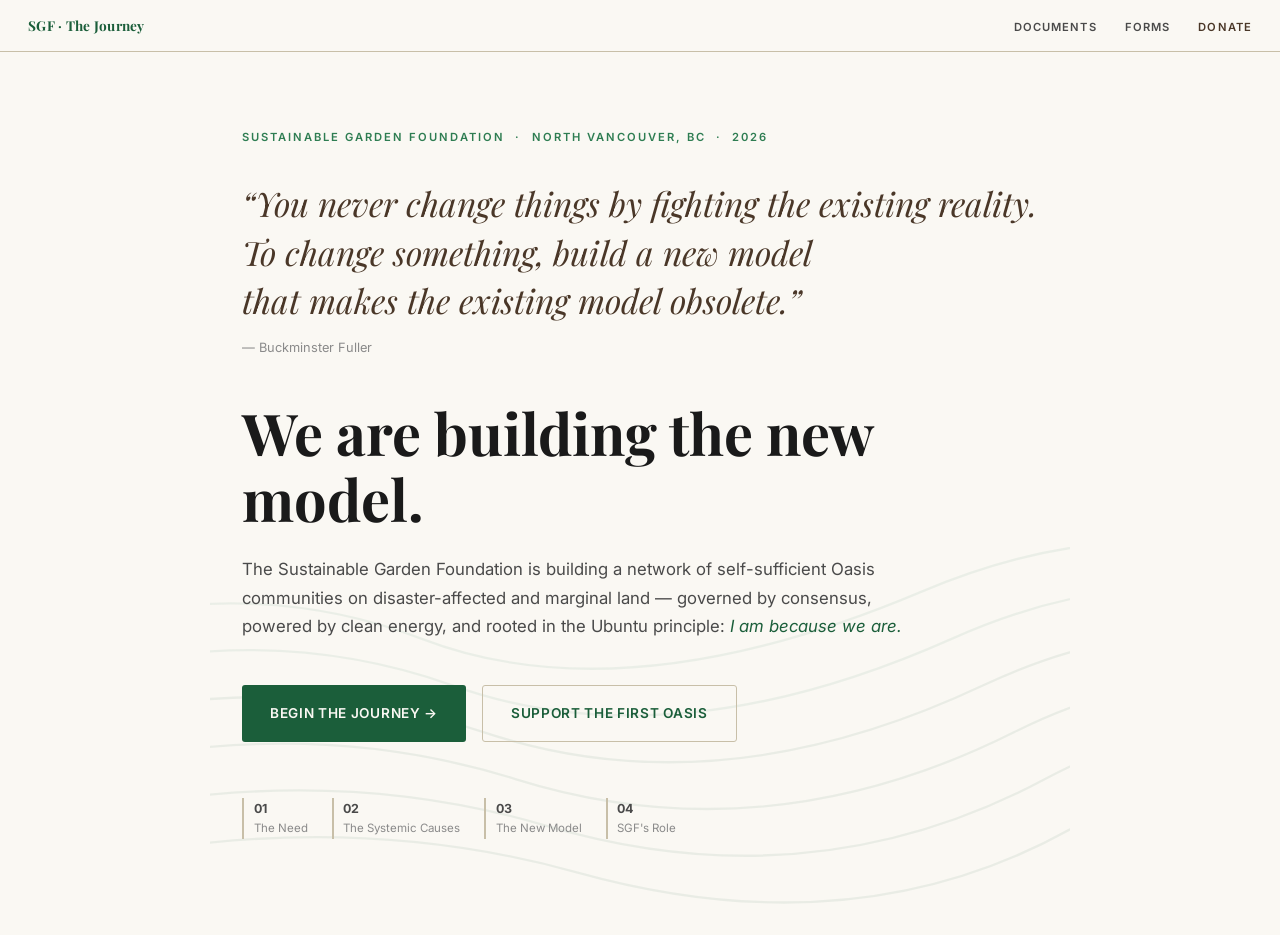
<file: index.html>
<!DOCTYPE html>
<html lang="en">
<head>
  <meta charset="UTF-8" />
  <meta name="viewport" content="width=device-width, initial-scale=1.0" />
  <title>Sustainable Garden Foundation — Co-creating the New World</title>
  <link href="https://fonts.googleapis.com/css2?family=Playfair+Display:ital,wght@0,400;0,700;1,400&family=Inter:wght@300;400;500;600&display=swap" rel="stylesheet" />
  <link rel="stylesheet" href="styles.css" />
  <style>
    .cover {
      position: relative;
      min-height: 100vh;
      display: flex;
      flex-direction: column;
      justify-content: center;
      padding: 8rem 2rem 6rem;
      max-width: 860px;
      margin: 0 auto;
    }
    .cover-eyebrow {
      font-size: 0.7rem;
      font-weight: 600;
      letter-spacing: 0.18em;
      text-transform: uppercase;
      color: var(--sage);
      margin-bottom: 2rem;
      position: relative; z-index: 1;
    }
    .cover-quote {
      font-family: 'Playfair Display', serif;
      font-style: italic;
      font-size: clamp(1.4rem, 3.2vw, 2.1rem);
      color: var(--earth);
      line-height: 1.45;
      margin-bottom: 0.75rem;
      position: relative; z-index: 1;
    }
    .cover-attribution {
      font-size: 0.8rem;
      color: var(--light);
      margin-bottom: 2.5rem;
      position: relative; z-index: 1;
    }
    .cover-answer {
      font-family: 'Playfair Display', serif;
      font-weight: 700;
      font-size: clamp(2.2rem, 5.5vw, 3.6rem);
      line-height: 1.15;
      color: var(--dark);
      margin-bottom: 1.5rem;
      position: relative; z-index: 1;
    }
    .cover-sub {
      font-size: 1.05rem;
      color: var(--mid);
      max-width: 60ch;
      margin-bottom: 2.75rem;
      position: relative; z-index: 1;
    }
    .cover-sub em { color: var(--forest); font-style: italic; }
    .cover-cta-row { display: flex; gap: 1rem; flex-wrap: wrap; position: relative; z-index: 1; }
    .cover-cta {
      display: inline-flex;
      align-items: center;
      gap: 0.6rem;
      background: var(--forest);
      color: var(--cream);
      text-decoration: none;
      font-size: 0.85rem;
      font-weight: 600;
      letter-spacing: 0.05em;
      text-transform: uppercase;
      padding: 1rem 1.75rem;
      border-radius: 3px;
      transition: background 0.2s;
    }
    .cover-cta:hover { background: var(--sage); }
    .cover-cta.secondary {
      background: transparent;
      color: var(--forest);
      border: 1px solid var(--rule);
    }
    .cover-cta.secondary:hover { background: var(--parchment); }
    .cover-chapters {
      margin-top: 3.5rem;
      display: flex;
      gap: 1.5rem;
      flex-wrap: wrap;
      position: relative; z-index: 1;
    }
    .cover-chapter-tag {
      font-size: 0.72rem;
      color: var(--light);
      border-left: 2px solid var(--rule);
      padding-left: 0.6rem;
    }
    .cover-chapter-tag strong { color: var(--mid); display: block; font-size: 0.78rem; }
  </style>
</head>
<body>

<nav class="util-bar">
  <a href="index.html" class="util-brand">SGF · The Journey</a>
  <ul class="util-links">
    <li><a href="documents.html">Documents</a></li>
    <li><a href="forms.html">Forms</a></li>
    <li><a href="donate.html" class="donate-link">Donate</a></li>
  </ul>
</nav>

<div class="cover">
  <div class="contour-field">
    <svg viewBox="0 0 800 600" preserveAspectRatio="xMidYMid slice" xmlns="http://www.w3.org/2000/svg">
      <path d="M -20 480 Q 150 420 300 470 T 620 440 T 900 480" fill="none" stroke="#1B5E3A" stroke-width="1.5"/>
      <path d="M -20 510 Q 160 450 320 500 T 640 470 T 900 510" fill="none" stroke="#1B5E3A" stroke-width="1.5"/>
      <path d="M -20 540 Q 170 480 340 530 T 660 500 T 900 540" fill="none" stroke="#1B5E3A" stroke-width="1.5"/>
      <path d="M -20 570 Q 180 510 360 560 T 680 530 T 900 570" fill="none" stroke="#1B5E3A" stroke-width="1.5"/>
      <path d="M -20 450 Q 140 390 280 440 T 600 410 T 900 450" fill="none" stroke="#2E7D52" stroke-width="1.5"/>
      <path d="M -20 420 Q 130 360 260 410 T 580 380 T 900 420" fill="none" stroke="#2E7D52" stroke-width="1.5"/>
    </svg>
  </div>

  <p class="cover-eyebrow">Sustainable Garden Foundation &nbsp;·&nbsp; North Vancouver, BC &nbsp;·&nbsp; 2026</p>
  <p class="cover-quote">&ldquo;You never change things by fighting the existing reality.<br>To change something, build a new model<br>that makes the existing model obsolete.&rdquo;</p>
  <p class="cover-attribution">&mdash; Buckminster Fuller</p>
  <h1 class="cover-answer">We are building the new model.</h1>
  <p class="cover-sub">The Sustainable Garden Foundation is building a network of self-sufficient Oasis communities on disaster-affected and marginal land — governed by consensus, powered by clean energy, and rooted in the Ubuntu principle: <em>I am because we are.</em></p>

  <div class="cover-cta-row">
    <a href="chapter1.html" class="cover-cta">Begin the Journey &rarr;</a>
    <a href="donate.html" class="cover-cta secondary">Support the First Oasis</a>
  </div>

  <div class="cover-chapters">
    <div class="cover-chapter-tag"><strong>01</strong>The Need</div>
    <div class="cover-chapter-tag"><strong>02</strong>The Systemic Causes</div>
    <div class="cover-chapter-tag"><strong>03</strong>The New Model</div>
    <div class="cover-chapter-tag"><strong>04</strong>SGF's Role</div>
  </div>
</div>

</body>
</html>
</file>
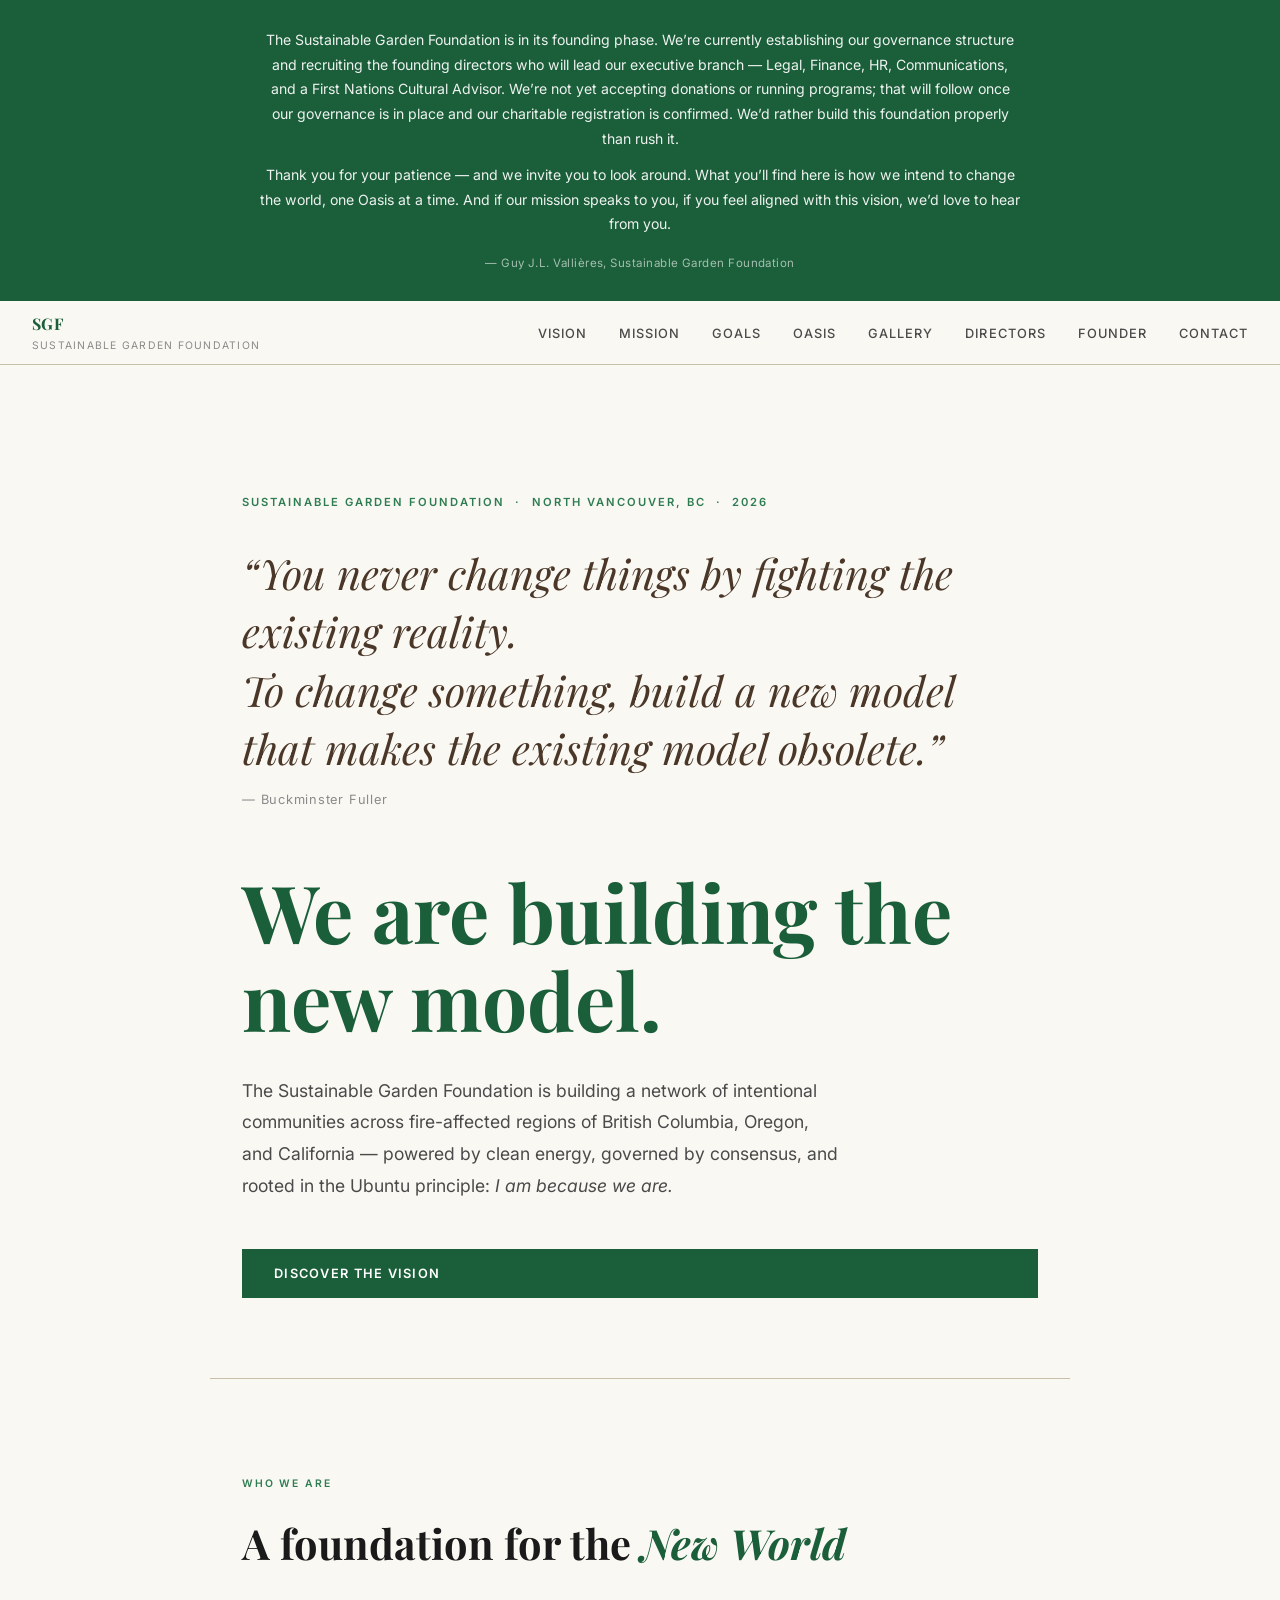
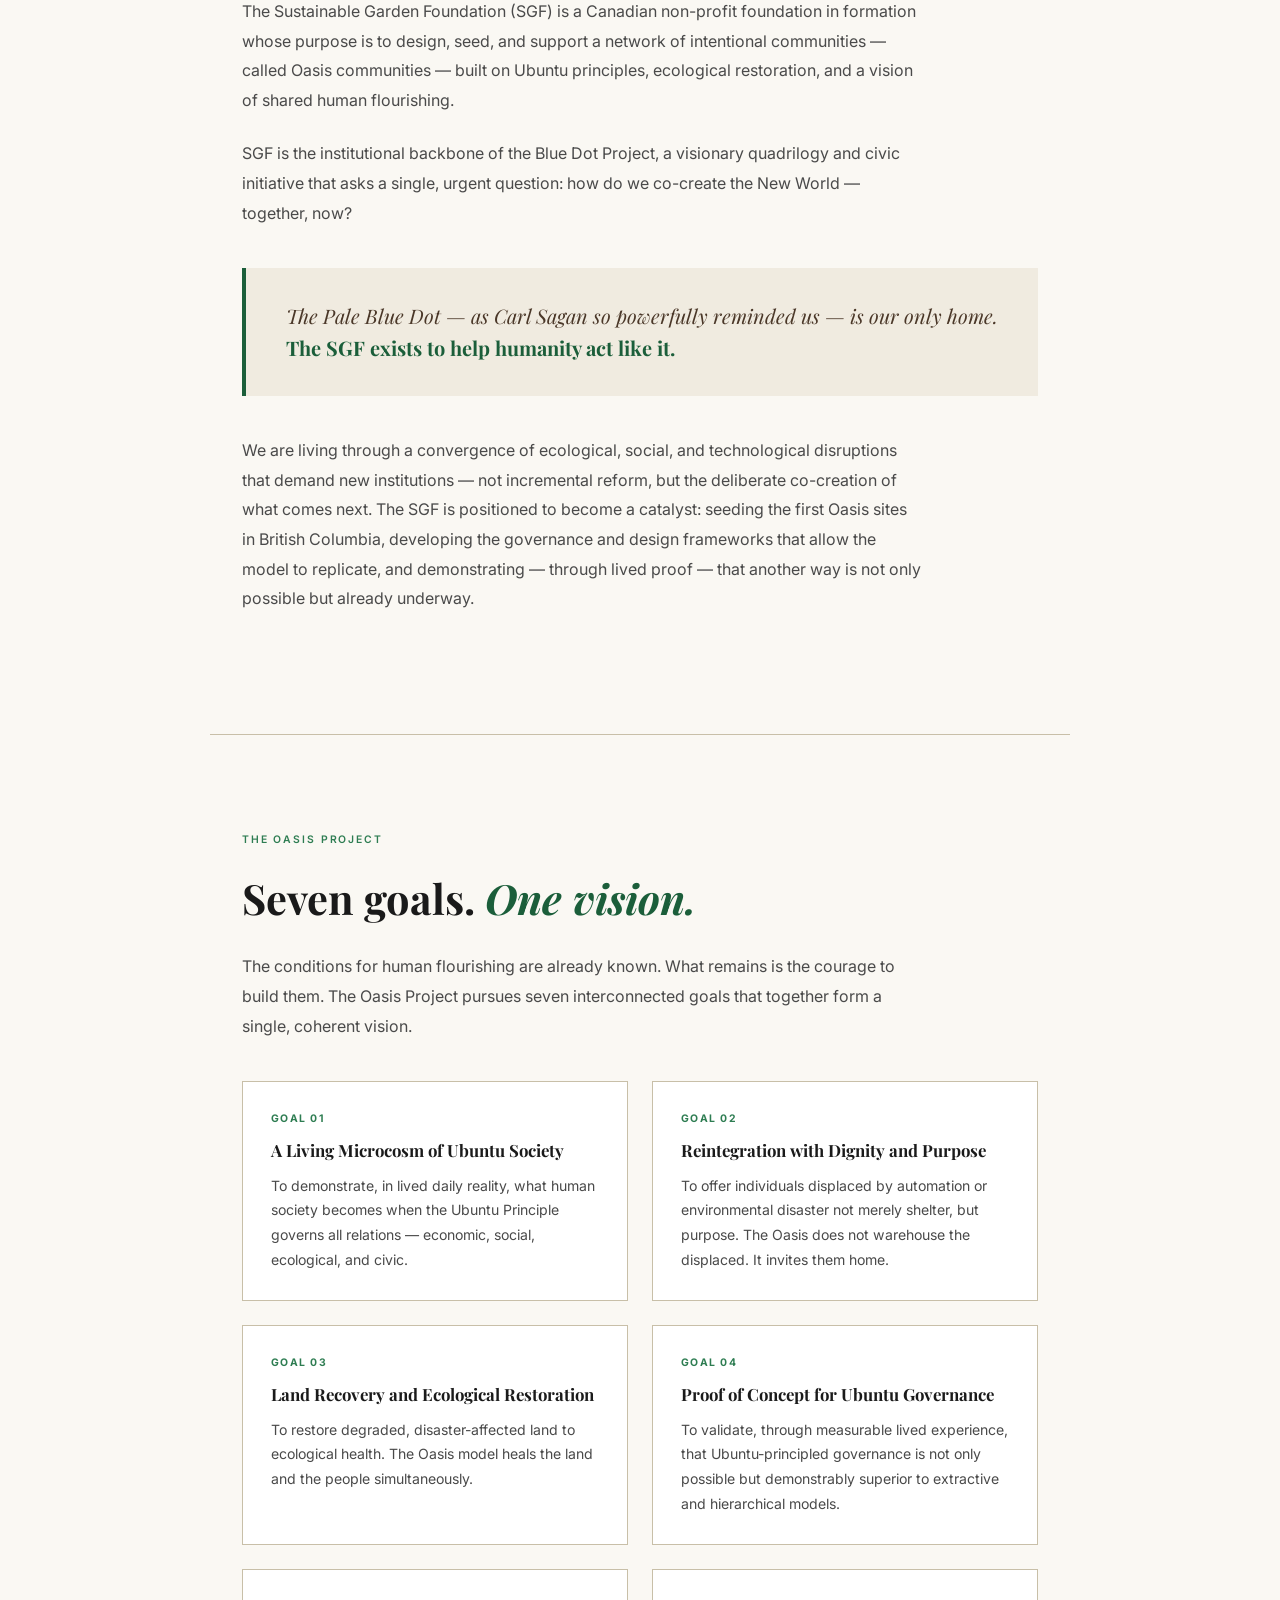
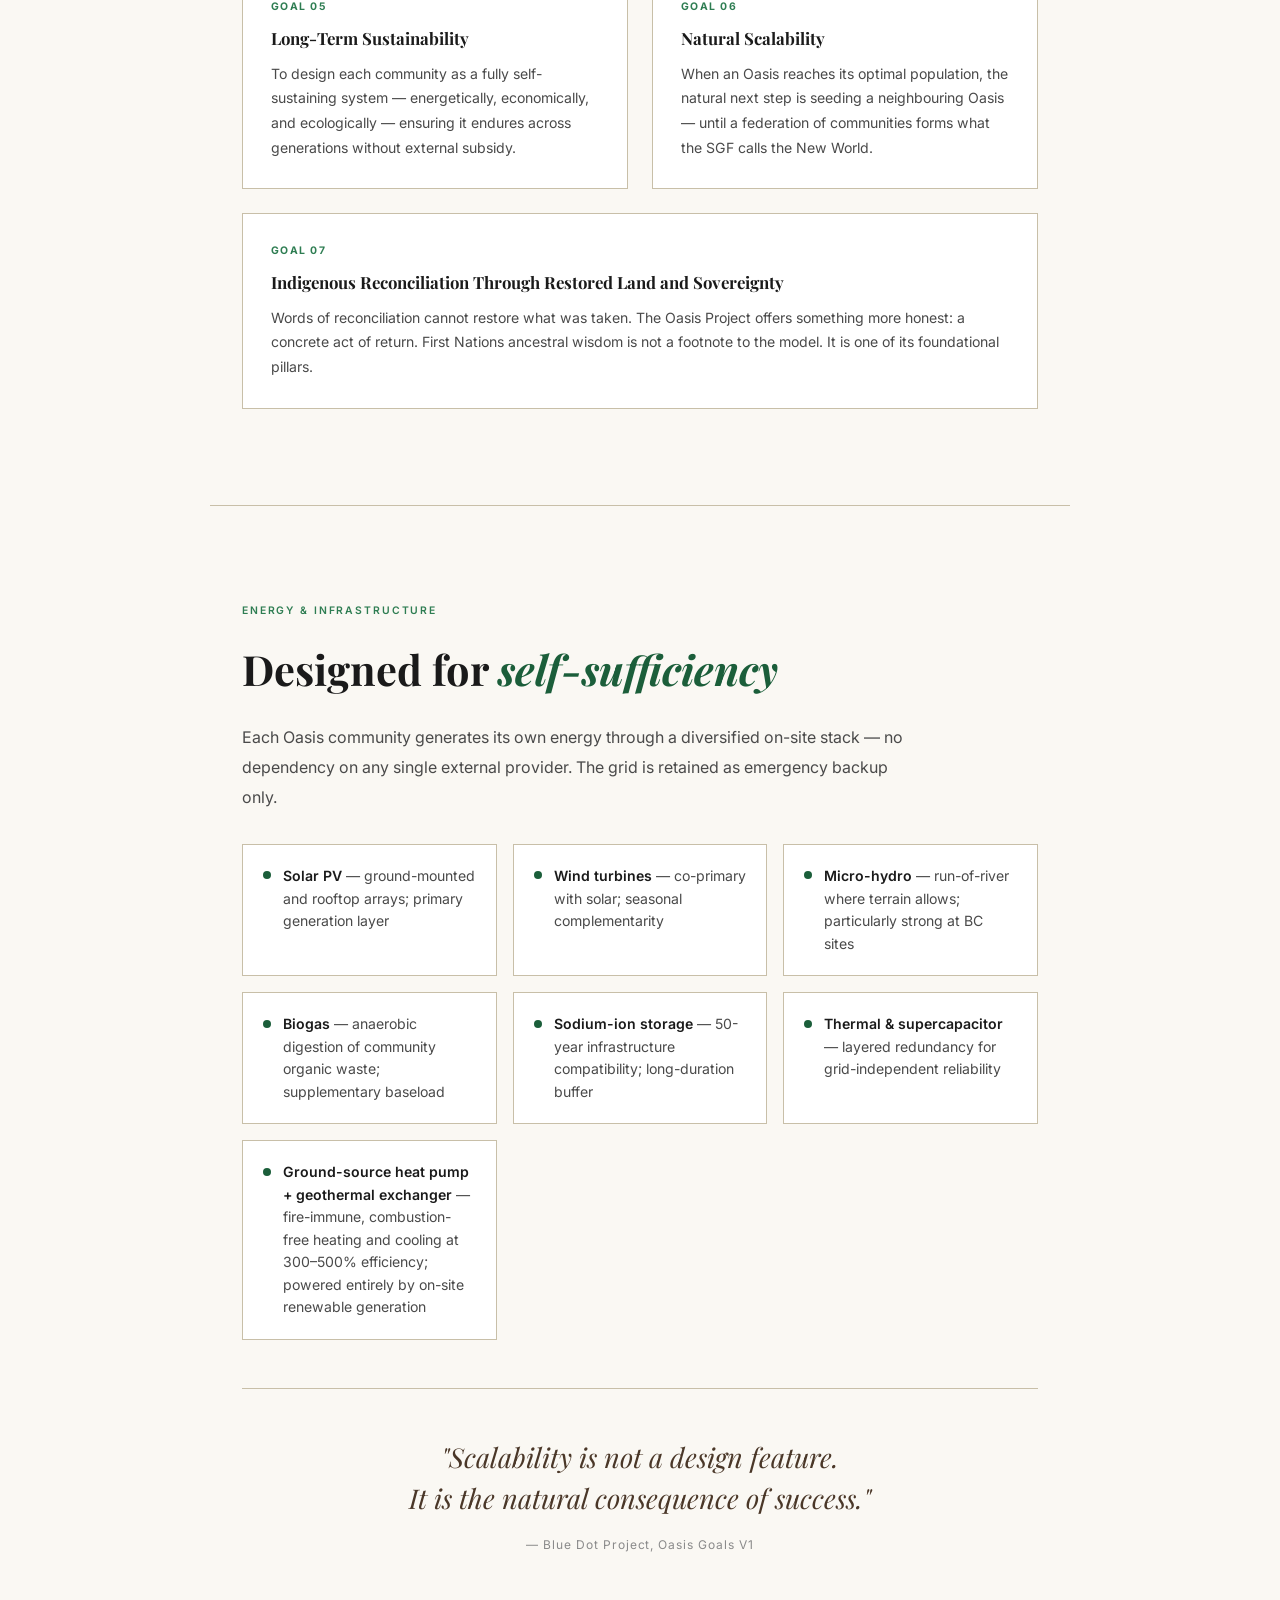
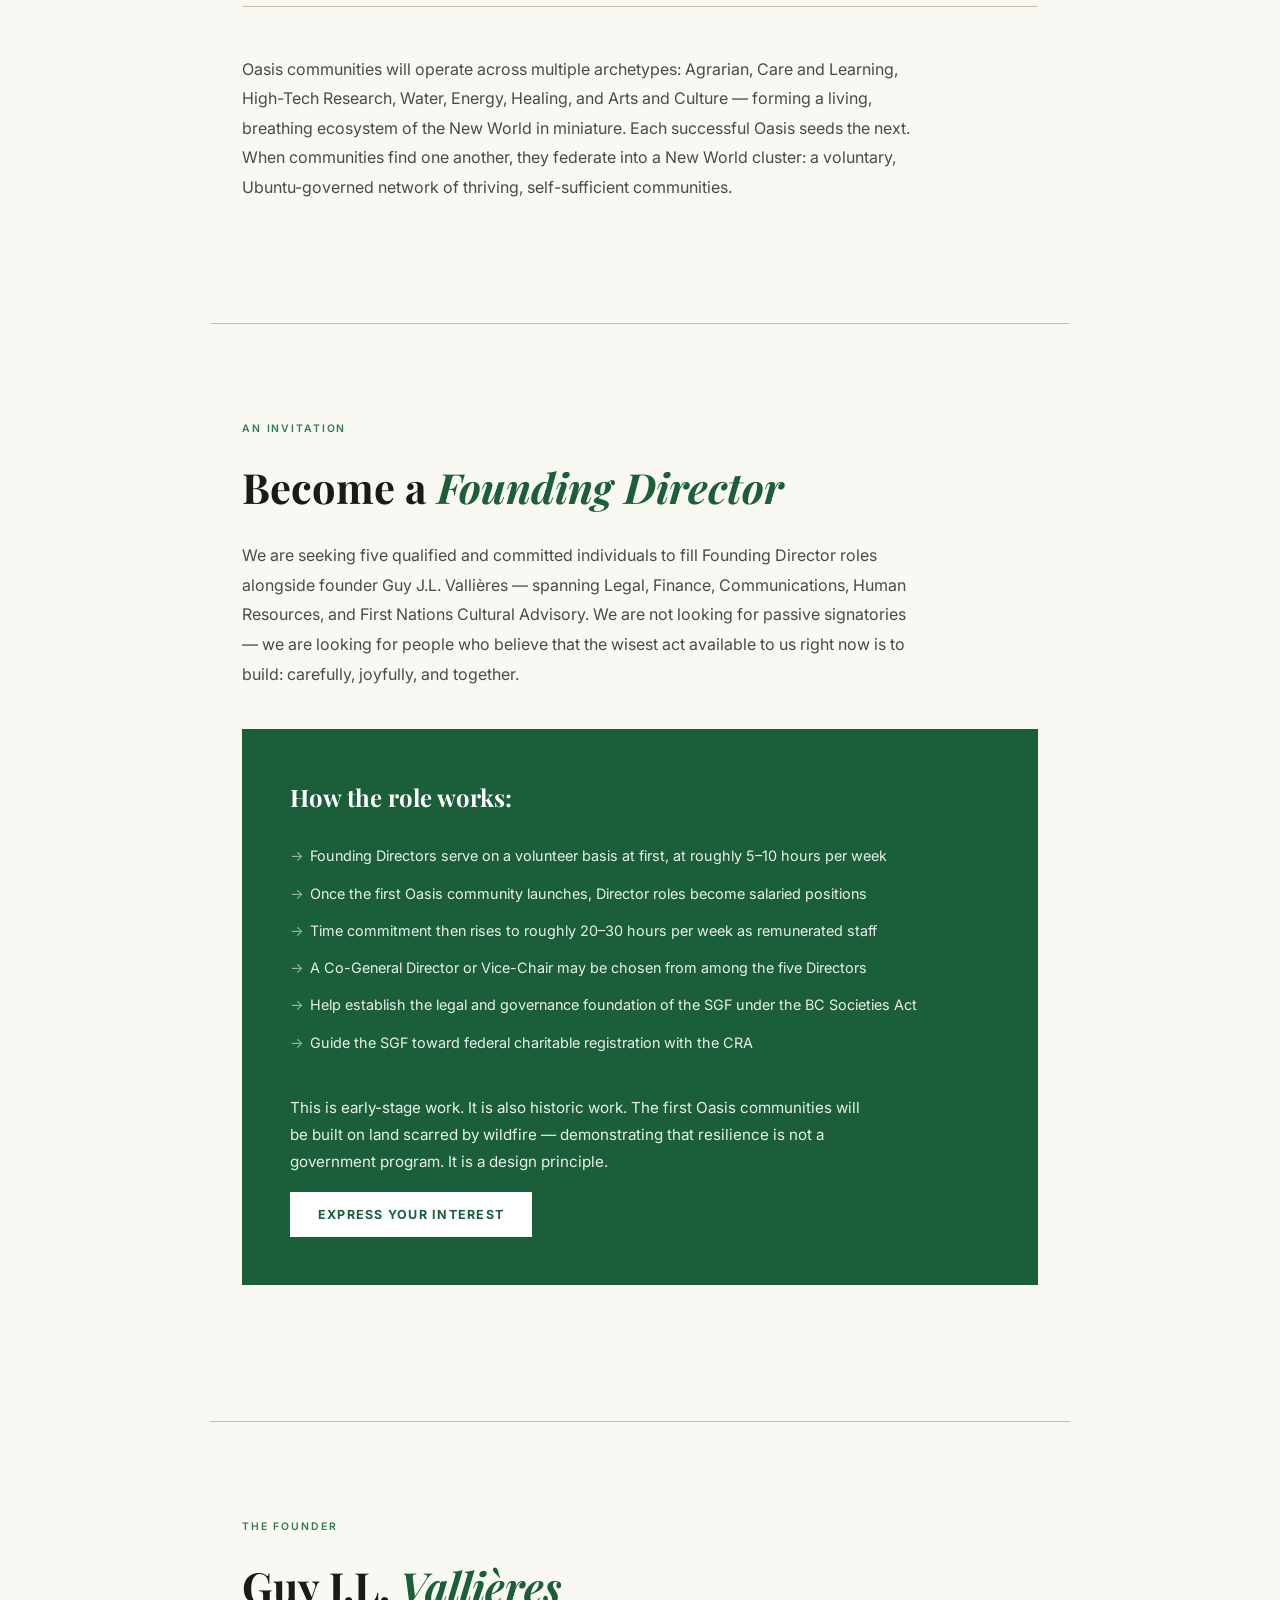
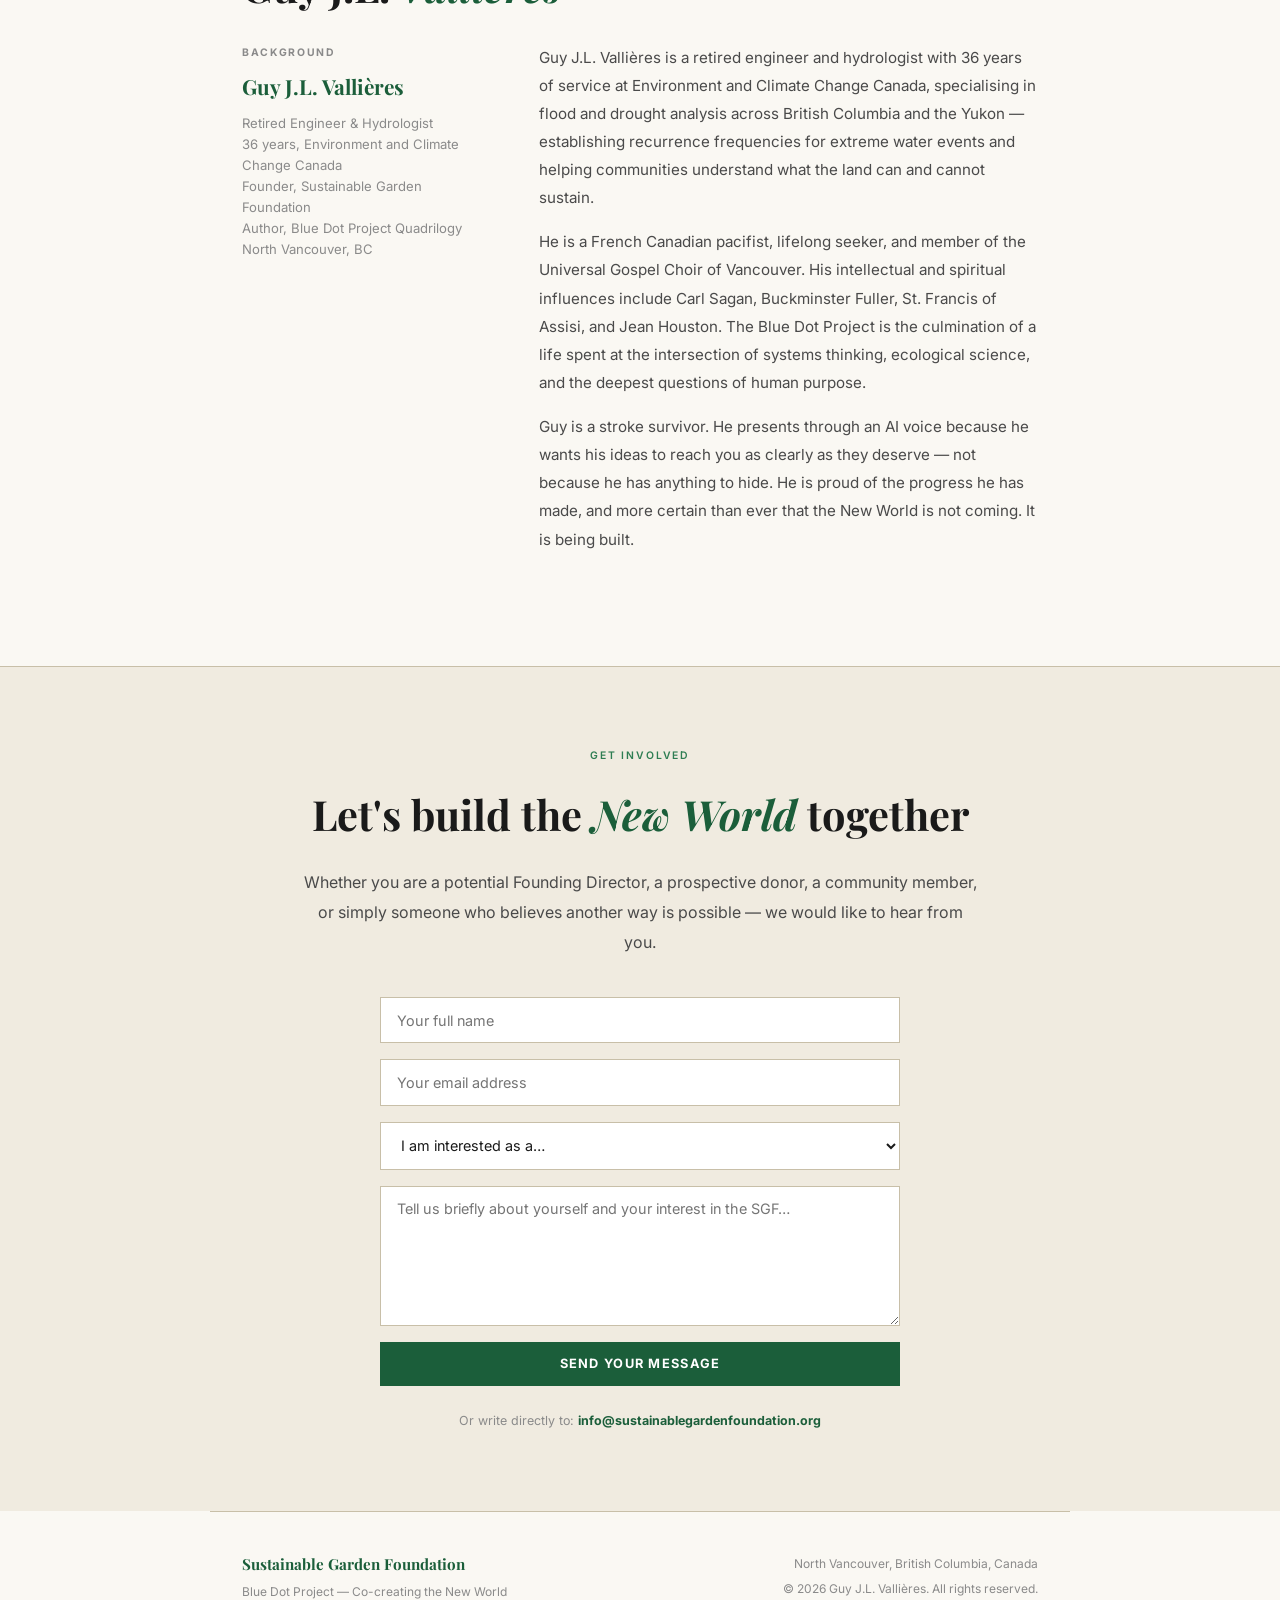
<file: SGF-WEBSITE/index.html>
<!DOCTYPE html>
<html lang="en">
<head>
  <meta charset="UTF-8" />
  <meta name="viewport" content="width=device-width, initial-scale=1.0" />
  <title>Sustainable Garden Foundation — Co-creating the New World</title>
  <link href="https://fonts.googleapis.com/css2?family=Playfair+Display:ital,wght@0,400;0,700;1,400&family=Inter:wght@300;400;500;600&display=swap" rel="stylesheet" />
  <link href="styles.css" rel="stylesheet" />
</head>
<body>

<!-- FOUNDING-PHASE PREFACE -->
<div class="founding-preface">
  <div class="preface-inner">
    <p>The Sustainable Garden Foundation is in its founding phase. We&rsquo;re currently establishing our governance structure and recruiting the founding directors who will lead our executive branch &mdash; Legal, Finance, HR, Communications, and a First Nations Cultural Advisor. We&rsquo;re not yet accepting donations or running programs; that will follow once our governance is in place and our charitable registration is confirmed. We&rsquo;d rather build this foundation properly than rush it.</p>
    <p>Thank you for your patience &mdash; and we invite you to look around. What you&rsquo;ll find here is how we intend to change the world, one Oasis at a time. And if our mission speaks to you, if you feel aligned with this vision, we&rsquo;d love to hear from you.</p>
    <p class="preface-sign">&mdash; Guy J.L. Vallières, Sustainable Garden Foundation</p>
  </div>
</div>

<!-- NAV -->
<nav>
  <a href="#" class="nav-brand">
    SGF
    <span>Sustainable Garden Foundation</span>
  </a>
  <ul class="nav-links">
    <li><a href="#vision">Vision</a></li>
    <li><a href="mission.html">Mission</a></li>
    <li><a href="#goals">Goals</a></li>
    <li><a href="#oasis">Oasis</a></li>
    <li><a href="oasis-gallery.html">Gallery</a></li>
    <li><a href="#directors">Directors</a></li>
    <li><a href="#founder">Founder</a></li>
    <li><a href="#contact">Contact</a></li>
  </ul>
</nav>

<!-- HERO -->
<div class="hero">
  <p class="hero-eyebrow">Sustainable Garden Foundation &nbsp;·&nbsp; North Vancouver, BC &nbsp;·&nbsp; 2026</p>
  <p class="hero-quote">&ldquo;You never change things by fighting the existing reality.<br>To change something, build a new model<br>that makes the existing model obsolete.&rdquo;</p>
  <p class="hero-attribution">&mdash; Buckminster Fuller</p>
  <h1 class="hero-answer">We are building the new model.</h1>
  <p class="hero-sub">The Sustainable Garden Foundation is building a network of intentional communities across fire-affected regions of British Columbia, Oregon, and California — powered by clean energy, governed by consensus, and rooted in the Ubuntu principle: <em>I am because we are.</em></p>
  <a href="#vision" class="hero-cta">Discover the Vision</a>
</div>

<!-- VISION -->
<section id="vision">
  <p class="section-eyebrow">Who We Are</p>
  <h2 class="section-title">A foundation for the <em>New World</em></h2>
  <p class="section-body">The Sustainable Garden Foundation (SGF) is a Canadian non-profit foundation in formation whose purpose is to design, seed, and support a network of intentional communities — called Oasis communities — built on Ubuntu principles, ecological restoration, and a vision of shared human flourishing.</p>
  <p class="section-body">SGF is the institutional backbone of the Blue Dot Project, a visionary quadrilogy and civic initiative that asks a single, urgent question: how do we co-create the New World — together, now?</p>

  <div class="north-star">
    <p>The Pale Blue Dot — as Carl Sagan so powerfully reminded us — is our only home.<br><strong>The SGF exists to help humanity act like it.</strong></p>
  </div>

  <p class="section-body">We are living through a convergence of ecological, social, and technological disruptions that demand new institutions — not incremental reform, but the deliberate co-creation of what comes next. The SGF is positioned to become a catalyst: seeding the first Oasis sites in British Columbia, developing the governance and design frameworks that allow the model to replicate, and demonstrating — through lived proof — that another way is not only possible but already underway.</p>
</section>

<!-- GOALS -->
<section id="goals">
  <p class="section-eyebrow">The Oasis Project</p>
  <h2 class="section-title">Seven goals. <em>One vision.</em></h2>
  <p class="section-body">The conditions for human flourishing are already known. What remains is the courage to build them. The Oasis Project pursues seven interconnected goals that together form a single, coherent vision.</p>

  <div class="goals-grid">
    <div class="goal-card">
      <p class="goal-number">Goal 01</p>
      <h3 class="goal-title">A Living Microcosm of Ubuntu Society</h3>
      <p class="goal-body">To demonstrate, in lived daily reality, what human society becomes when the Ubuntu Principle governs all relations — economic, social, ecological, and civic.</p>
    </div>
    <div class="goal-card">
      <p class="goal-number">Goal 02</p>
      <h3 class="goal-title">Reintegration with Dignity and Purpose</h3>
      <p class="goal-body">To offer individuals displaced by automation or environmental disaster not merely shelter, but purpose. The Oasis does not warehouse the displaced. It invites them home.</p>
    </div>
    <div class="goal-card">
      <p class="goal-number">Goal 03</p>
      <h3 class="goal-title">Land Recovery and Ecological Restoration</h3>
      <p class="goal-body">To restore degraded, disaster-affected land to ecological health. The Oasis model heals the land and the people simultaneously.</p>
    </div>
    <div class="goal-card">
      <p class="goal-number">Goal 04</p>
      <h3 class="goal-title">Proof of Concept for Ubuntu Governance</h3>
      <p class="goal-body">To validate, through measurable lived experience, that Ubuntu-principled governance is not only possible but demonstrably superior to extractive and hierarchical models.</p>
    </div>
    <div class="goal-card">
      <p class="goal-number">Goal 05</p>
      <h3 class="goal-title">Long-Term Sustainability</h3>
      <p class="goal-body">To design each community as a fully self-sustaining system — energetically, economically, and ecologically — ensuring it endures across generations without external subsidy.</p>
    </div>
    <div class="goal-card">
      <p class="goal-number">Goal 06</p>
      <h3 class="goal-title">Natural Scalability</h3>
      <p class="goal-body">When an Oasis reaches its optimal population, the natural next step is seeding a neighbouring Oasis — until a federation of communities forms what the SGF calls the New World.</p>
    </div>
    <div class="goal-card" style="grid-column: 1 / -1;">
      <p class="goal-number">Goal 07</p>
      <h3 class="goal-title">Indigenous Reconciliation Through Restored Land and Sovereignty</h3>
      <p class="goal-body">Words of reconciliation cannot restore what was taken. The Oasis Project offers something more honest: a concrete act of return. First Nations ancestral wisdom is not a footnote to the model. It is one of its foundational pillars.</p>
    </div>
  </div>
</section>

<!-- OASIS -->
<section id="oasis">
  <p class="section-eyebrow">Energy &amp; Infrastructure</p>
  <h2 class="section-title">Designed for <em>self-sufficiency</em></h2>
  <p class="section-body">Each Oasis community generates its own energy through a diversified on-site stack — no dependency on any single external provider. The grid is retained as emergency backup only.</p>

  <div class="energy-list">
    <div class="energy-item">
      <div class="energy-dot"></div>
      <p class="energy-text"><strong>Solar PV</strong> — ground-mounted and rooftop arrays; primary generation layer</p>
    </div>
    <div class="energy-item">
      <div class="energy-dot"></div>
      <p class="energy-text"><strong>Wind turbines</strong> — co-primary with solar; seasonal complementarity</p>
    </div>
    <div class="energy-item">
      <div class="energy-dot"></div>
      <p class="energy-text"><strong>Micro-hydro</strong> — run-of-river where terrain allows; particularly strong at BC sites</p>
    </div>
    <div class="energy-item">
      <div class="energy-dot"></div>
      <p class="energy-text"><strong>Biogas</strong> — anaerobic digestion of community organic waste; supplementary baseload</p>
    </div>
    <div class="energy-item">
      <div class="energy-dot"></div>
      <p class="energy-text"><strong>Sodium-ion storage</strong> — 50-year infrastructure compatibility; long-duration buffer</p>
    </div>
    <div class="energy-item">
      <div class="energy-dot"></div>
      <p class="energy-text"><strong>Thermal &amp; supercapacitor</strong> — layered redundancy for grid-independent reliability</p>
    </div>
    <div class="energy-item">
      <div class="energy-dot"></div>
      <p class="energy-text"><strong>Ground-source heat pump + geothermal exchanger</strong> — fire-immune, combustion-free heating and cooling at 300–500% efficiency; powered entirely by on-site renewable generation</p>
    </div>
  </div>

  <div class="pull-quote">
    <p>"Scalability is not a design feature.<br>It is the natural consequence of success."</p>
    <cite>— Blue Dot Project, Oasis Goals V1</cite>
  </div>

  <p class="section-body">Oasis communities will operate across multiple archetypes: Agrarian, Care and Learning, High-Tech Research, Water, Energy, Healing, and Arts and Culture — forming a living, breathing ecosystem of the New World in miniature. Each successful Oasis seeds the next. When communities find one another, they federate into a New World cluster: a voluntary, Ubuntu-governed network of thriving, self-sufficient communities.</p>
</section>

<!-- DIRECTORS -->
<section id="directors">
  <p class="section-eyebrow">An Invitation</p>
  <h2 class="section-title">Become a <em>Founding Director</em></h2>
  <p class="section-body">We are seeking five qualified and committed individuals to fill Founding Director roles alongside founder Guy J.L. Vallières — spanning Legal, Finance, Communications, Human Resources, and First Nations Cultural Advisory. We are not looking for passive signatories — we are looking for people who believe that the wisest act available to us right now is to build: carefully, joyfully, and together.</p>

  <div class="director-box">
    <h3>How the role works:</h3>
    <ul class="director-list">
      <li>Founding Directors serve on a volunteer basis at first, at roughly 5–10 hours per week</li>
      <li>Once the first Oasis community launches, Director roles become salaried positions</li>
      <li>Time commitment then rises to roughly 20–30 hours per week as remunerated staff</li>
      <li>A Co-General Director or Vice-Chair may be chosen from among the five Directors</li>
      <li>Help establish the legal and governance foundation of the SGF under the BC Societies Act</li>
      <li>Guide the SGF toward federal charitable registration with the CRA</li>
    </ul>
    <p>This is early-stage work. It is also historic work. The first Oasis communities will be built on land scarred by wildfire — demonstrating that resilience is not a government program. It is a design principle.</p>
    <a href="#contact" class="director-cta">Express Your Interest</a>
  </div>
</section>

<!-- FOUNDER -->
<section id="founder">
  <p class="section-eyebrow">The Founder</p>
  <h2 class="section-title">Guy J.L. <em>Vallières</em></h2>
  <div class="founder-block">
    <div>
      <p class="founder-label">Background</p>
      <p class="founder-name">Guy J.L. Vallières</p>
      <p class="founder-title">
        Retired Engineer &amp; Hydrologist<br>
        36 years, Environment and Climate Change Canada<br>
        Founder, Sustainable Garden Foundation<br>
        Author, Blue Dot Project Quadrilogy<br>
        North Vancouver, BC
      </p>
    </div>
    <div class="founder-bio">
      <p>Guy J.L. Vallières is a retired engineer and hydrologist with 36 years of service at Environment and Climate Change Canada, specialising in flood and drought analysis across British Columbia and the Yukon — establishing recurrence frequencies for extreme water events and helping communities understand what the land can and cannot sustain.</p>
      <p>He is a French Canadian pacifist, lifelong seeker, and member of the Universal Gospel Choir of Vancouver. His intellectual and spiritual influences include Carl Sagan, Buckminster Fuller, St. Francis of Assisi, and Jean Houston. The Blue Dot Project is the culmination of a life spent at the intersection of systems thinking, ecological science, and the deepest questions of human purpose.</p>
      <p>Guy is a stroke survivor. He presents through an AI voice because he wants his ideas to reach you as clearly as they deserve — not because he has anything to hide. He is proud of the progress he has made, and more certain than ever that the New World is not coming. It is being built.</p>
    </div>
  </div>
</section>

<!-- CONTACT -->
<div class="contact-section" id="contact">
  <div class="contact-inner">
    <p class="section-eyebrow">Get Involved</p>
    <h2 class="section-title">Let's build the <em>New World</em> together</h2>
    <p class="section-body">Whether you are a potential Founding Director, a prospective donor, a community member, or simply someone who believes another way is possible — we would like to hear from you.</p>

    <form class="contact-form" onsubmit="handleSubmit(event)">
      <input type="text" placeholder="Your full name" required />
      <input type="email" placeholder="Your email address" required />
      <select required>
        <option value="" disabled selected>I am interested as a…</option>
        <option value="director">Founding Director</option>
        <option value="donor">Donor or Funding Partner</option>
        <option value="community">Future Community Member</option>
        <option value="volunteer">Volunteer or Professional Partner</option>
        <option value="media">Media or Researcher</option>
        <option value="other">Other</option>
      </select>
      <textarea placeholder="Tell us briefly about yourself and your interest in the SGF…"></textarea>
      <button type="submit" class="contact-submit">Send Your Message</button>
    </form>
    <p style="font-size:0.78rem; color: var(--light); margin-top:1.5rem;">
      Or write directly to: <strong style="color:var(--forest);">info@sustainablegardenfoundation.org</strong>
    </p>
  </div>
</div>

<!-- FOOTER -->
<footer>
  <div>
    <p class="footer-brand">Sustainable Garden Foundation</p>
    <p class="footer-tagline">Blue Dot Project — Co-creating the New World</p>
  </div>
  <div class="footer-copy">
    <p>North Vancouver, British Columbia, Canada</p>
    <p style="margin-top:0.25rem;">© 2026 Guy J.L. Vallières. All rights reserved.</p>
  </div>
</footer>

<script>
  function handleSubmit(e) {
    e.preventDefault();
    const btn = e.target.querySelector('.contact-submit');
    btn.textContent = 'Message Sent — Thank You';
    btn.style.background = '#2E7D52';
    btn.disabled = true;
  }

  // Smooth nav highlight on scroll
  const sections = document.querySelectorAll('section, .contact-section');
  const navLinks = document.querySelectorAll('.nav-links a');
  window.addEventListener('scroll', () => {
    let current = '';
    sections.forEach(s => {
      if (window.scrollY >= s.offsetTop - 100) current = s.id;
    });
    navLinks.forEach(a => {
      a.style.color = a.getAttribute('href') === '#' + current ? '#1B5E3A' : '';
    });
  });
</script>

</body>
</html>
</file>
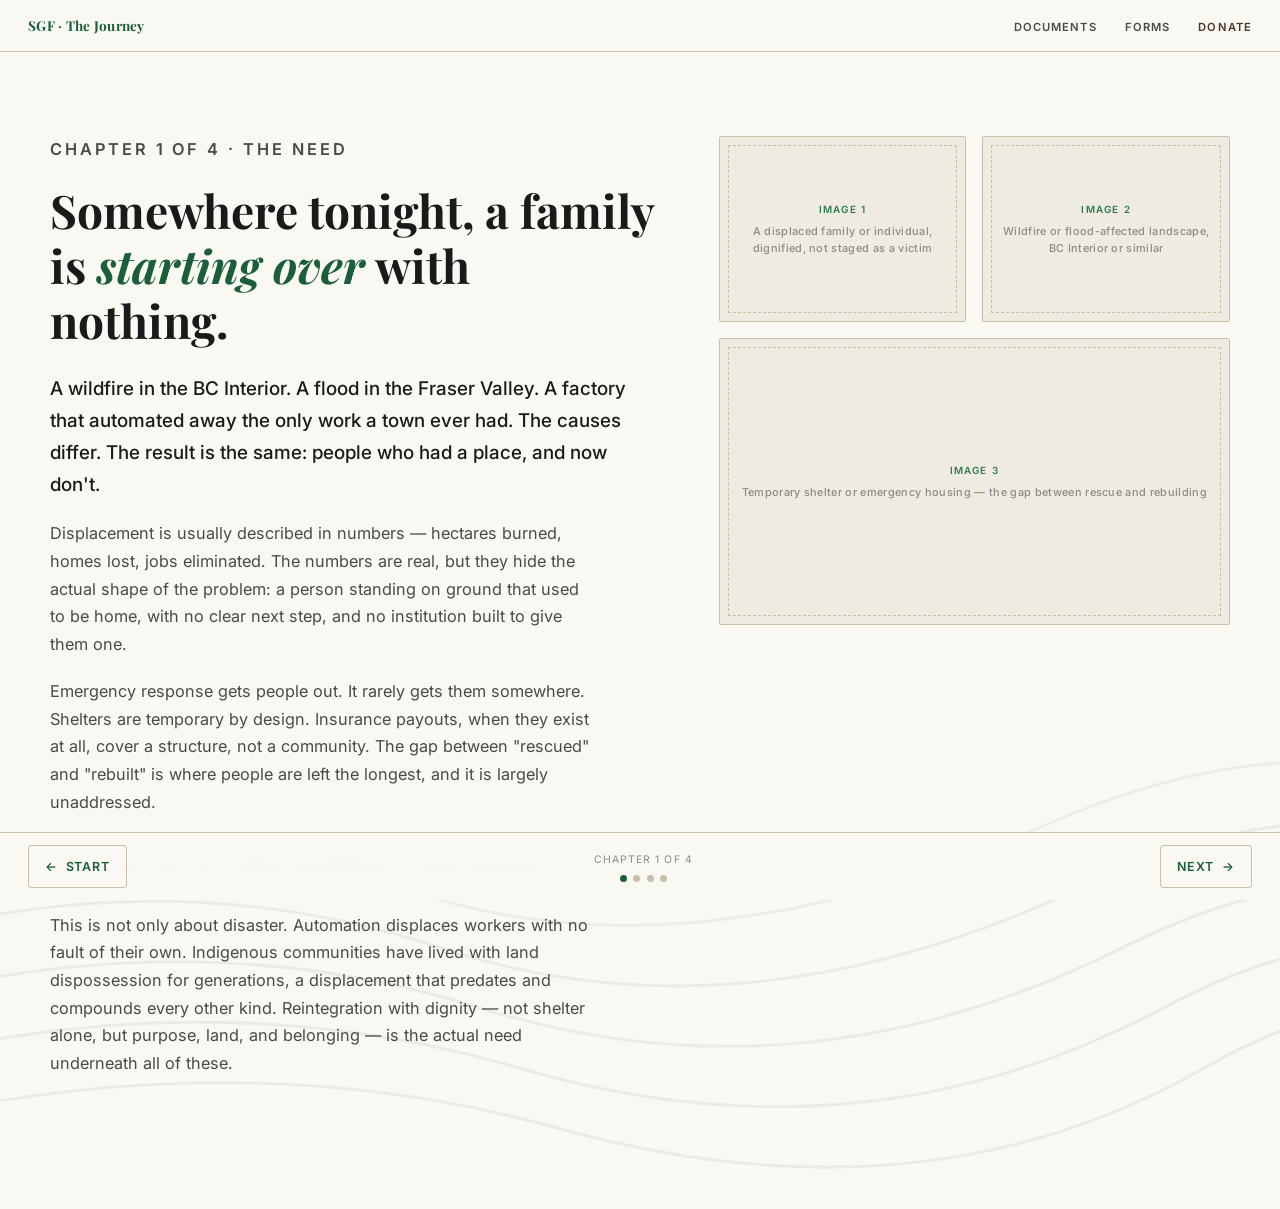
<file: chapter1.html>
<!DOCTYPE html>
<html lang="en">
<head>
  <meta charset="UTF-8" />
  <meta name="viewport" content="width=device-width, initial-scale=1.0" />
  <title>Chapter 1 — The Need | Sustainable Garden Foundation</title>
  <link href="https://fonts.googleapis.com/css2?family=Playfair+Display:ital,wght@0,400;0,700;1,400&family=Inter:wght@300;400;500;600&display=swap" rel="stylesheet" />
  <link rel="stylesheet" href="styles.css" />
</head>
<body>

<nav class="util-bar">
  <a href="index.html" class="util-brand">SGF · The Journey</a>
  <ul class="util-links">
    <li><a href="documents.html">Documents</a></li>
    <li><a href="forms.html">Forms</a></li>
    <li><a href="donate.html" class="donate-link">Donate</a></li>
  </ul>
</nav>

<section class="chapter-stage">
  <div class="contour-field">
    <svg viewBox="0 0 800 600" preserveAspectRatio="xMidYMid slice" xmlns="http://www.w3.org/2000/svg">
      <path d="M -20 480 Q 150 420 300 470 T 620 440 T 900 480" fill="none" stroke="#1B5E3A" stroke-width="1.5"/>
      <path d="M -20 510 Q 160 450 320 500 T 640 470 T 900 510" fill="none" stroke="#1B5E3A" stroke-width="1.5"/>
      <path d="M -20 540 Q 170 480 340 530 T 660 500 T 900 540" fill="none" stroke="#1B5E3A" stroke-width="1.5"/>
      <path d="M -20 570 Q 180 510 360 560 T 680 530 T 900 570" fill="none" stroke="#1B5E3A" stroke-width="1.5"/>
      <path d="M -20 450 Q 140 390 280 440 T 600 410 T 900 450" fill="none" stroke="#2E7D52" stroke-width="1.5"/>
    </svg>
  </div>

  <div class="chapter-inner">
    <div class="chapter-text">
      <p class="chapter-eyebrow">Chapter 1 of 4 · The Need</p>
      <h1 class="chapter-title">Somewhere tonight, a family is <em>starting over</em> with nothing.</h1>

      <p class="lede">A wildfire in the BC Interior. A flood in the Fraser Valley. A factory that automated away the only work a town ever had. The causes differ. The result is the same: people who had a place, and now don't.</p>

      <p>Displacement is usually described in numbers — hectares burned, homes lost, jobs eliminated. The numbers are real, but they hide the actual shape of the problem: a person standing on ground that used to be home, with no clear next step, and no institution built to give them one.</p>

      <p>Emergency response gets people out. It rarely gets them somewhere. Shelters are temporary by design. Insurance payouts, when they exist at all, cover a structure, not a community. The gap between "rescued" and "rebuilt" is where people are left the longest, and it is largely unaddressed.</p>

      <div class="chapter-pull">"The Oasis does not warehouse the displaced. It invites them home."</div>

      <p>This is not only about disaster. Automation displaces workers with no fault of their own. Indigenous communities have lived with land dispossession for generations, a displacement that predates and compounds every other kind. Reintegration with dignity — not shelter alone, but purpose, land, and belonging — is the actual need underneath all of these.</p>
    </div>

    <div class="chapter-frames">
      <div class="img-frame">
        <p class="img-frame-label"><span class="img-frame-tag">Image 1</span>A displaced family or individual, dignified, not staged as a victim</p>
      </div>
      <div class="img-frame">
        <p class="img-frame-label"><span class="img-frame-tag">Image 2</span>Wildfire or flood-affected landscape, BC Interior or similar</p>
      </div>
      <div class="img-frame wide">
        <p class="img-frame-label"><span class="img-frame-tag">Image 3</span>Temporary shelter or emergency housing — the gap between rescue and rebuilding</p>
      </div>
    </div>
  </div>
</section>

<nav class="chapter-nav">
  <a href="index.html" class="chapter-nav-btn"><span>&larr;</span><span class="btn-text">Start</span></a>
  <div class="chapter-progress">
    <p class="chapter-progress-label">Chapter 1 of 4</p>
    <div class="chapter-dots">
      <span class="chapter-dot active"></span>
      <span class="chapter-dot"></span>
      <span class="chapter-dot"></span>
      <span class="chapter-dot"></span>
    </div>
  </div>
  <a href="chapter2.html" class="chapter-nav-btn"><span class="btn-text">Next</span><span>&rarr;</span></a>
</nav>

</body>
</html>
</file>
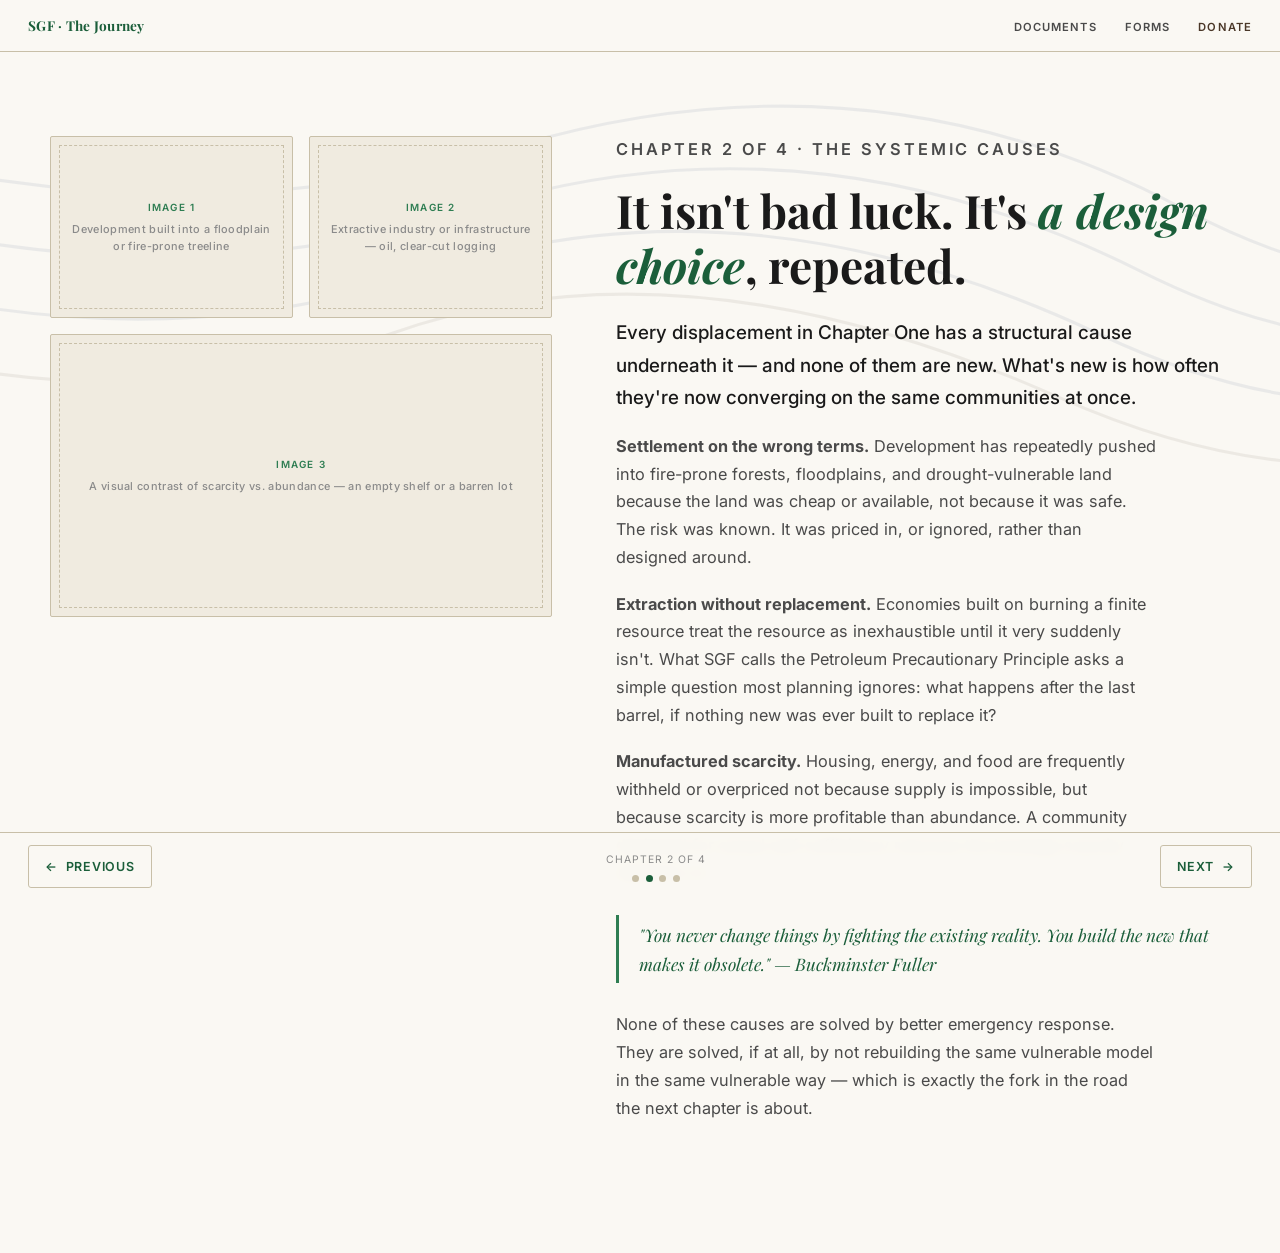
<file: chapter2.html>
<!DOCTYPE html>
<html lang="en">
<head>
  <meta charset="UTF-8" />
  <meta name="viewport" content="width=device-width, initial-scale=1.0" />
  <title>Chapter 2 — The Systemic Causes | Sustainable Garden Foundation</title>
  <link href="https://fonts.googleapis.com/css2?family=Playfair+Display:ital,wght@0,400;0,700;1,400&family=Inter:wght@300;400;500;600&display=swap" rel="stylesheet" />
  <link rel="stylesheet" href="styles.css" />
</head>
<body>

<nav class="util-bar">
  <a href="index.html" class="util-brand">SGF · The Journey</a>
  <ul class="util-links">
    <li><a href="documents.html">Documents</a></li>
    <li><a href="forms.html">Forms</a></li>
    <li><a href="donate.html" class="donate-link">Donate</a></li>
  </ul>
</nav>

<section class="chapter-stage reverse">
  <div class="contour-field">
    <svg viewBox="0 0 800 600" preserveAspectRatio="xMidYMid slice" xmlns="http://www.w3.org/2000/svg">
      <path d="M -20 120 Q 150 180 300 130 T 620 160 T 900 120" fill="none" stroke="#1B3A6B" stroke-width="1.5"/>
      <path d="M -20 90  Q 160 150 320 100 T 640 130 T 900 90"  fill="none" stroke="#1B3A6B" stroke-width="1.5"/>
      <path d="M -20 60  Q 170 120 340 70  T 660 100 T 900 60"  fill="none" stroke="#1B3A6B" stroke-width="1.5"/>
      <path d="M -20 150 Q 140 210 280 160 T 600 190 T 900 150" fill="none" stroke="#4A3728" stroke-width="1.5"/>
    </svg>
  </div>

  <div class="chapter-inner">
    <div class="chapter-text">
      <p class="chapter-eyebrow">Chapter 2 of 4 · The Systemic Causes</p>
      <h1 class="chapter-title">It isn't bad luck. It's <em>a design choice</em>, repeated.</h1>

      <p class="lede">Every displacement in Chapter One has a structural cause underneath it — and none of them are new. What's new is how often they're now converging on the same communities at once.</p>

      <p><strong>Settlement on the wrong terms.</strong> Development has repeatedly pushed into fire-prone forests, floodplains, and drought-vulnerable land because the land was cheap or available, not because it was safe. The risk was known. It was priced in, or ignored, rather than designed around.</p>

      <p><strong>Extraction without replacement.</strong> Economies built on burning a finite resource treat the resource as inexhaustible until it very suddenly isn't. What SGF calls the Petroleum Precautionary Principle asks a simple question most planning ignores: what happens after the last barrel, if nothing new was ever built to replace it?</p>

      <p><strong>Manufactured scarcity.</strong> Housing, energy, and food are frequently withheld or overpriced not because supply is impossible, but because scarcity is more profitable than abundance. A community designed for actual self-sufficiency removes the leverage scarcity depends on.</p>

      <div class="chapter-pull">"You never change things by fighting the existing reality. You build the new that makes it obsolete." — Buckminster Fuller</div>

      <p>None of these causes are solved by better emergency response. They are solved, if at all, by not rebuilding the same vulnerable model in the same vulnerable way — which is exactly the fork in the road the next chapter is about.</p>
    </div>

    <div class="chapter-frames">
      <div class="img-frame">
        <p class="img-frame-label"><span class="img-frame-tag">Image 1</span>Development built into a floodplain or fire-prone treeline</p>
      </div>
      <div class="img-frame">
        <p class="img-frame-label"><span class="img-frame-tag">Image 2</span>Extractive industry or infrastructure — oil, clear-cut logging</p>
      </div>
      <div class="img-frame wide">
        <p class="img-frame-label"><span class="img-frame-tag">Image 3</span>A visual contrast of scarcity vs. abundance — an empty shelf or a barren lot</p>
      </div>
    </div>
  </div>
</section>

<nav class="chapter-nav">
  <a href="chapter1.html" class="chapter-nav-btn"><span>&larr;</span><span class="btn-text">Previous</span></a>
  <div class="chapter-progress">
    <p class="chapter-progress-label">Chapter 2 of 4</p>
    <div class="chapter-dots">
      <span class="chapter-dot"></span>
      <span class="chapter-dot active"></span>
      <span class="chapter-dot"></span>
      <span class="chapter-dot"></span>
    </div>
  </div>
  <a href="chapter3.html" class="chapter-nav-btn"><span class="btn-text">Next</span><span>&rarr;</span></a>
</nav>

</body>
</html>
</file>
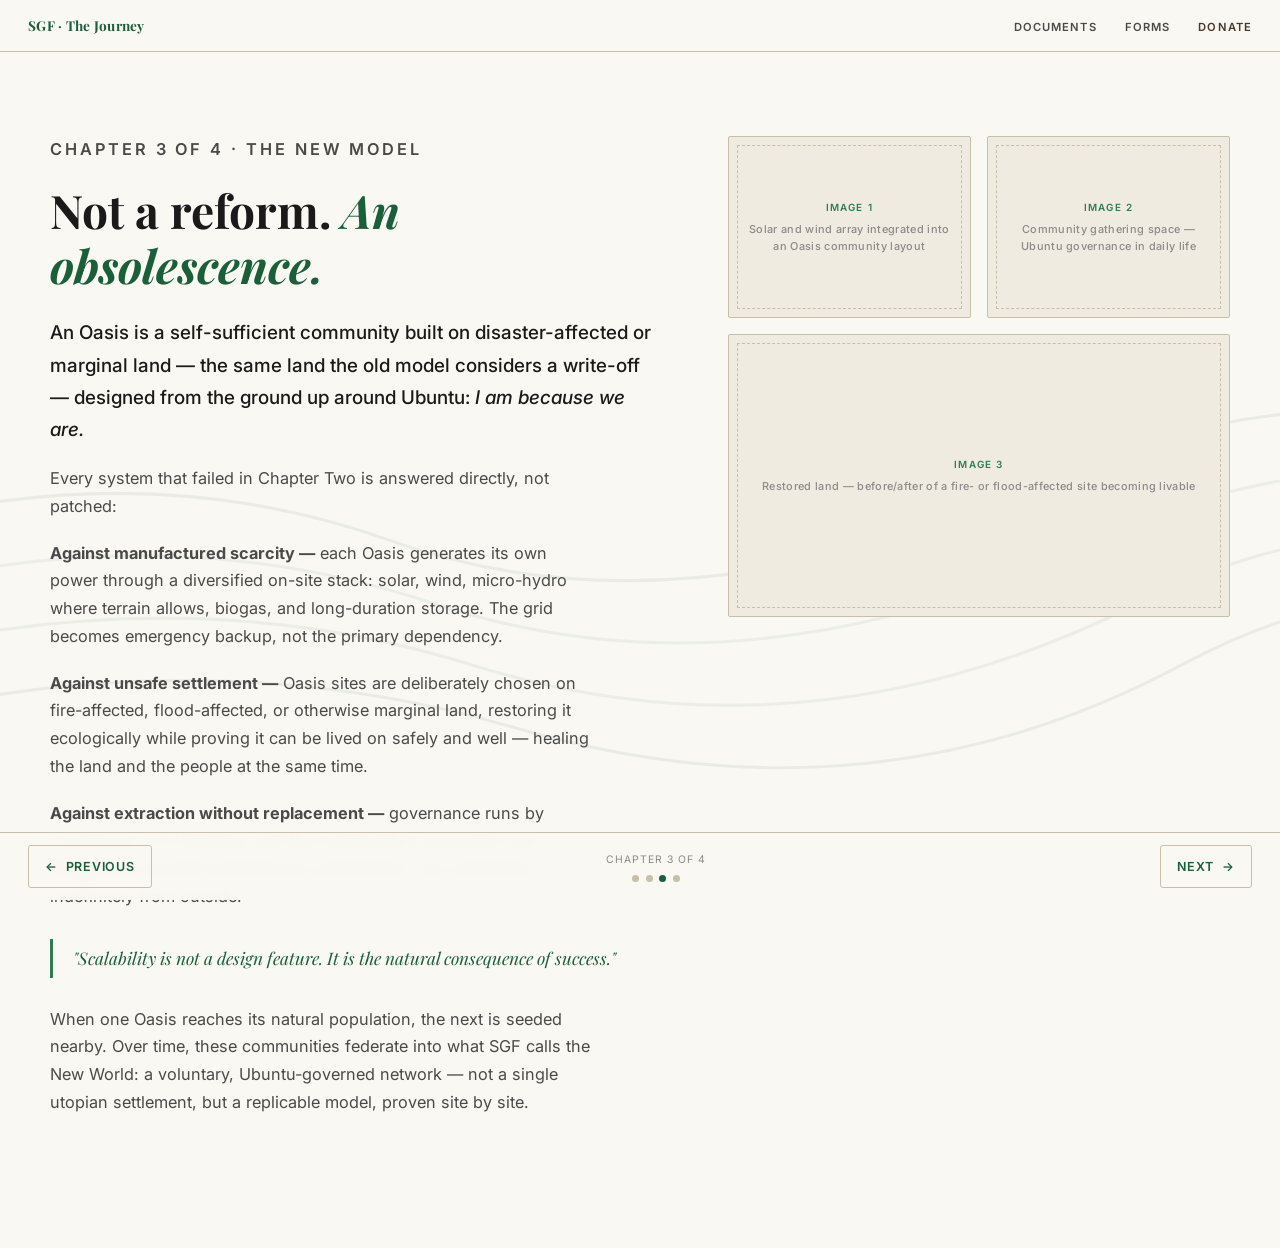
<file: chapter3.html>
<!DOCTYPE html>
<html lang="en">
<head>
  <meta charset="UTF-8" />
  <meta name="viewport" content="width=device-width, initial-scale=1.0" />
  <title>Chapter 3 — The New Model | Sustainable Garden Foundation</title>
  <link href="https://fonts.googleapis.com/css2?family=Playfair+Display:ital,wght@0,400;0,700;1,400&family=Inter:wght@300;400;500;600&display=swap" rel="stylesheet" />
  <link rel="stylesheet" href="styles.css" />
</head>
<body>

<nav class="util-bar">
  <a href="index.html" class="util-brand">SGF · The Journey</a>
  <ul class="util-links">
    <li><a href="documents.html">Documents</a></li>
    <li><a href="forms.html">Forms</a></li>
    <li><a href="donate.html" class="donate-link">Donate</a></li>
  </ul>
</nav>

<section class="chapter-stage">
  <div class="contour-field">
    <svg viewBox="0 0 800 600" preserveAspectRatio="xMidYMid slice" xmlns="http://www.w3.org/2000/svg">
      <path d="M -20 300 Q 150 240 300 290 T 620 260 T 900 300" fill="none" stroke="#2E7D52" stroke-width="1.5"/>
      <path d="M -20 330 Q 160 270 320 320 T 640 290 T 900 330" fill="none" stroke="#2E7D52" stroke-width="1.5"/>
      <path d="M -20 360 Q 170 300 340 350 T 660 320 T 900 360" fill="none" stroke="#1B5E3A" stroke-width="1.5"/>
      <path d="M -20 270 Q 140 210 280 260 T 600 230 T 900 270" fill="none" stroke="#1B5E3A" stroke-width="1.5"/>
    </svg>
  </div>

  <div class="chapter-inner">
    <div class="chapter-text">
      <p class="chapter-eyebrow">Chapter 3 of 4 · The New Model</p>
      <h1 class="chapter-title">Not a reform. <em>An obsolescence.</em></h1>

      <p class="lede">An Oasis is a self-sufficient community built on disaster-affected or marginal land — the same land the old model considers a write-off — designed from the ground up around Ubuntu: <em>I am because we are.</em></p>

      <p>Every system that failed in Chapter Two is answered directly, not patched:</p>

      <p><strong>Against manufactured scarcity —</strong> each Oasis generates its own power through a diversified on-site stack: solar, wind, micro-hydro where terrain allows, biogas, and long-duration storage. The grid becomes emergency backup, not the primary dependency.</p>

      <p><strong>Against unsafe settlement —</strong> Oasis sites are deliberately chosen on fire-affected, flood-affected, or otherwise marginal land, restoring it ecologically while proving it can be lived on safely and well — healing the land and the people at the same time.</p>

      <p><strong>Against extraction without replacement —</strong> governance runs by consensus, not hierarchy, and the community's economics are designed to be self-sustaining for generations, not subsidized indefinitely from outside.</p>

      <div class="chapter-pull">"Scalability is not a design feature. It is the natural consequence of success."</div>

      <p>When one Oasis reaches its natural population, the next is seeded nearby. Over time, these communities federate into what SGF calls the New World: a voluntary, Ubuntu-governed network — not a single utopian settlement, but a replicable model, proven site by site.</p>
    </div>

    <div class="chapter-frames">
      <div class="img-frame">
        <p class="img-frame-label"><span class="img-frame-tag">Image 1</span>Solar and wind array integrated into an Oasis community layout</p>
      </div>
      <div class="img-frame">
        <p class="img-frame-label"><span class="img-frame-tag">Image 2</span>Community gathering space — Ubuntu governance in daily life</p>
      </div>
      <div class="img-frame wide">
        <p class="img-frame-label"><span class="img-frame-tag">Image 3</span>Restored land — before/after of a fire- or flood-affected site becoming livable</p>
      </div>
    </div>
  </div>
</section>

<nav class="chapter-nav">
  <a href="chapter2.html" class="chapter-nav-btn"><span>&larr;</span><span class="btn-text">Previous</span></a>
  <div class="chapter-progress">
    <p class="chapter-progress-label">Chapter 3 of 4</p>
    <div class="chapter-dots">
      <span class="chapter-dot"></span>
      <span class="chapter-dot"></span>
      <span class="chapter-dot active"></span>
      <span class="chapter-dot"></span>
    </div>
  </div>
  <a href="chapter4.html" class="chapter-nav-btn"><span class="btn-text">Next</span><span>&rarr;</span></a>
</nav>

</body>
</html>
</file>
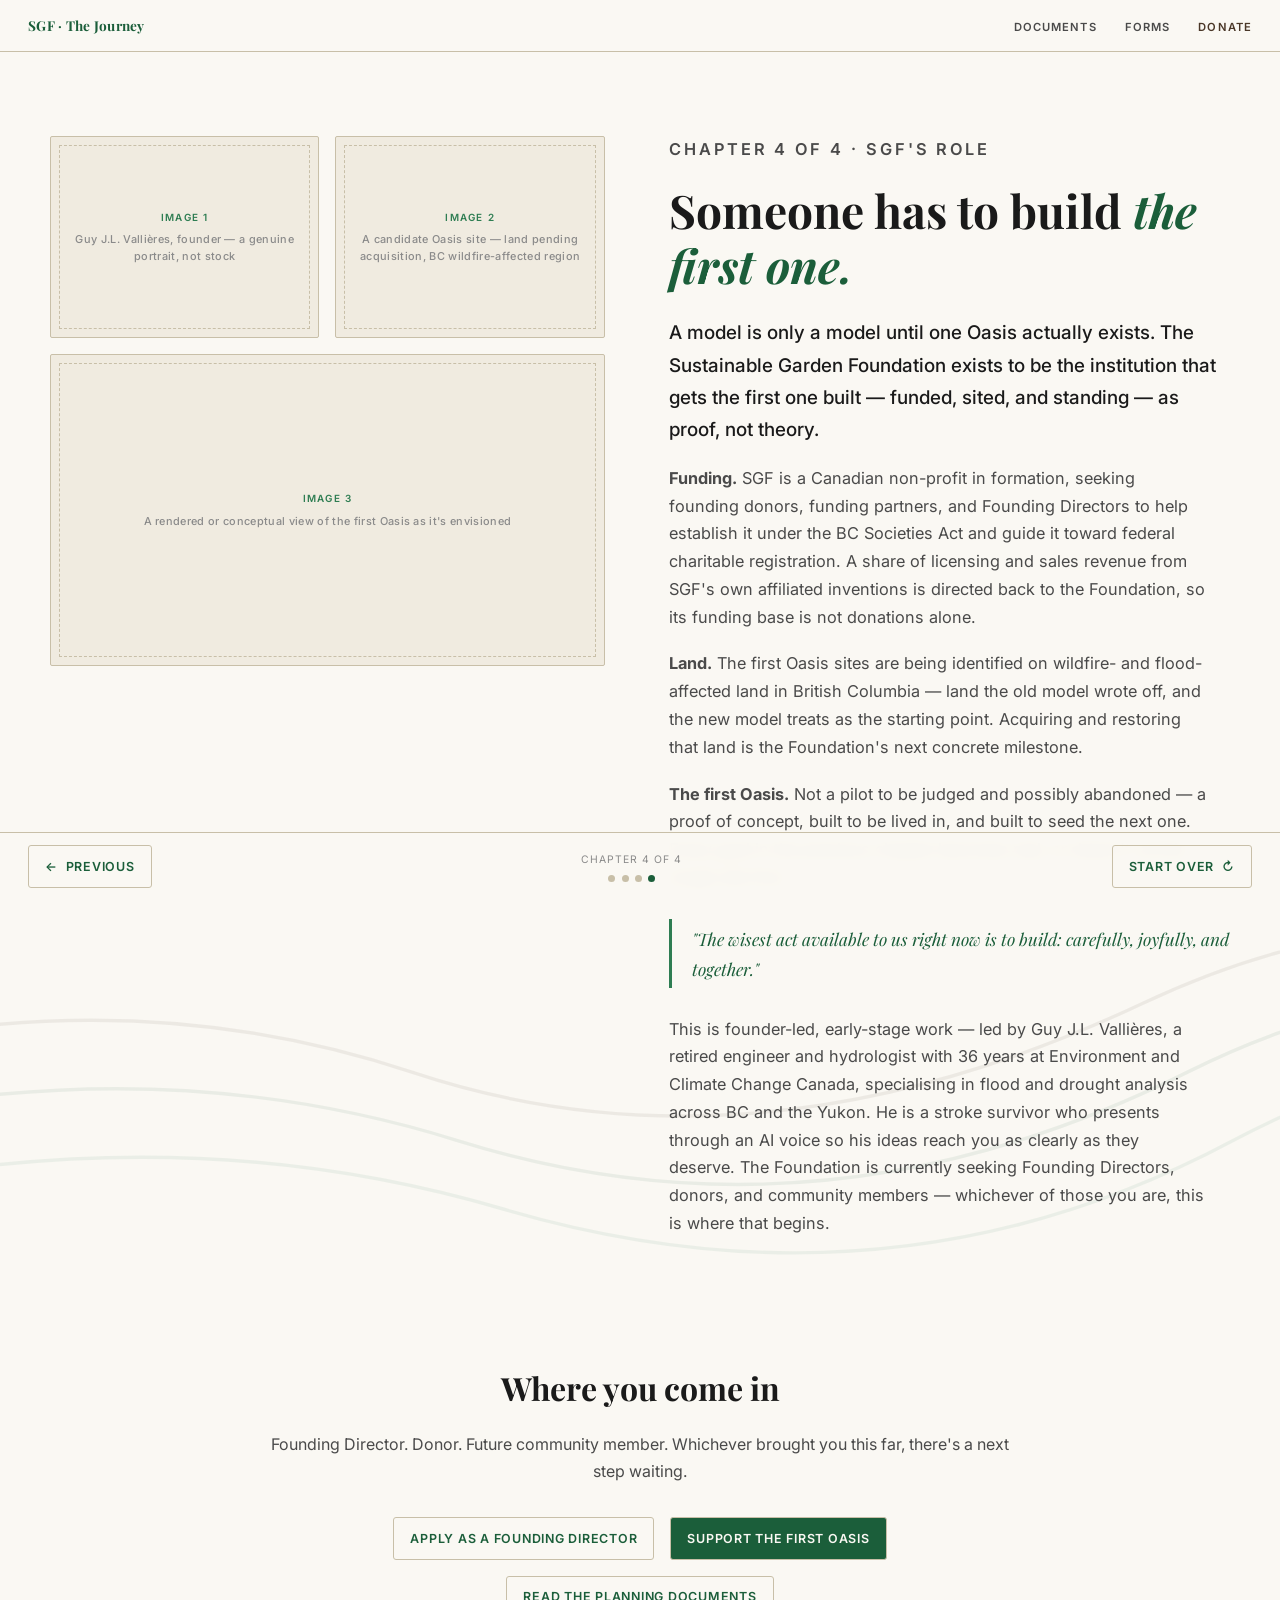
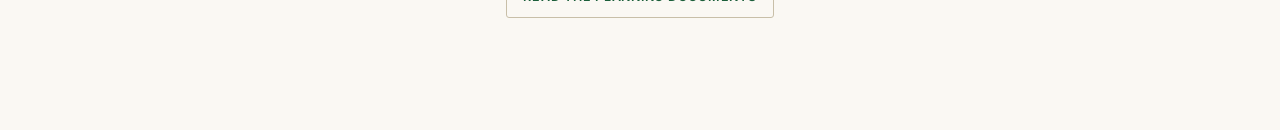
<file: chapter4.html>
<!DOCTYPE html>
<html lang="en">
<head>
  <meta charset="UTF-8" />
  <meta name="viewport" content="width=device-width, initial-scale=1.0" />
  <title>Chapter 4 — SGF's Role | Sustainable Garden Foundation</title>
  <link href="https://fonts.googleapis.com/css2?family=Playfair+Display:ital,wght@0,400;0,700;1,400&family=Inter:wght@300;400;500;600&display=swap" rel="stylesheet" />
  <link rel="stylesheet" href="styles.css" />
</head>
<body>

<nav class="util-bar">
  <a href="index.html" class="util-brand">SGF · The Journey</a>
  <ul class="util-links">
    <li><a href="documents.html">Documents</a></li>
    <li><a href="forms.html">Forms</a></li>
    <li><a href="donate.html" class="donate-link">Donate</a></li>
  </ul>
</nav>

<section class="chapter-stage reverse">
  <div class="contour-field">
    <svg viewBox="0 0 800 600" preserveAspectRatio="xMidYMid slice" xmlns="http://www.w3.org/2000/svg">
      <path d="M -20 480 Q 150 420 300 470 T 620 440 T 900 480" fill="none" stroke="#4A3728" stroke-width="1.5"/>
      <path d="M -20 510 Q 160 450 320 500 T 640 470 T 900 510" fill="none" stroke="#1B5E3A" stroke-width="1.5"/>
      <path d="M -20 540 Q 170 480 340 530 T 660 500 T 900 540" fill="none" stroke="#2E7D52" stroke-width="1.5"/>
    </svg>
  </div>

  <div class="chapter-inner">
    <div class="chapter-text">
      <p class="chapter-eyebrow">Chapter 4 of 4 · SGF's Role</p>
      <h1 class="chapter-title">Someone has to build <em>the first one.</em></h1>

      <p class="lede">A model is only a model until one Oasis actually exists. The Sustainable Garden Foundation exists to be the institution that gets the first one built — funded, sited, and standing — as proof, not theory.</p>

      <p><strong>Funding.</strong> SGF is a Canadian non-profit in formation, seeking founding donors, funding partners, and Founding Directors to help establish it under the BC Societies Act and guide it toward federal charitable registration. A share of licensing and sales revenue from SGF's own affiliated inventions is directed back to the Foundation, so its funding base is not donations alone.</p>

      <p><strong>Land.</strong> The first Oasis sites are being identified on wildfire- and flood-affected land in British Columbia — land the old model wrote off, and the new model treats as the starting point. Acquiring and restoring that land is the Foundation's next concrete milestone.</p>

      <p><strong>The first Oasis.</strong> Not a pilot to be judged and possibly abandoned — a proof of concept, built to be lived in, and built to seed the next one. Every goal in the previous chapter becomes real, or doesn't, at this single site first.</p>

      <div class="chapter-pull">"The wisest act available to us right now is to build: carefully, joyfully, and together."</div>

      <p>This is founder-led, early-stage work — led by Guy J.L. Vallières, a retired engineer and hydrologist with 36 years at Environment and Climate Change Canada, specialising in flood and drought analysis across BC and the Yukon. He is a stroke survivor who presents through an AI voice so his ideas reach you as clearly as they deserve. The Foundation is currently seeking Founding Directors, donors, and community members — whichever of those you are, this is where that begins.</p>
    </div>

    <div class="chapter-frames">
      <div class="img-frame">
        <p class="img-frame-label"><span class="img-frame-tag">Image 1</span>Guy J.L. Vallières, founder — a genuine portrait, not stock</p>
      </div>
      <div class="img-frame">
        <p class="img-frame-label"><span class="img-frame-tag">Image 2</span>A candidate Oasis site — land pending acquisition, BC wildfire-affected region</p>
      </div>
      <div class="img-frame wide">
        <p class="img-frame-label"><span class="img-frame-tag">Image 3</span>A rendered or conceptual view of the first Oasis as it's envisioned</p>
      </div>
    </div>
  </div>
</section>

<div class="chapter-stage" style="min-height:auto; padding-top:0;">
  <div class="chapter-inner" style="grid-template-columns:1fr; max-width:760px; text-align:center;">
    <div>
      <h2 class="chapter-title" style="font-size:clamp(1.5rem,3vw,2rem);">Where you come in</h2>
      <p style="color:var(--mid); margin-bottom:2rem;">Founding Director. Donor. Future community member. Whichever brought you this far, there's a next step waiting.</p>
      <div style="display:flex; gap:1rem; justify-content:center; flex-wrap:wrap;">
        <a href="forms.html" class="chapter-nav-btn" style="position:static;">Apply as a Founding Director</a>
        <a href="donate.html" class="chapter-nav-btn" style="position:static; background:var(--forest); color:var(--cream);">Support the First Oasis</a>
        <a href="documents.html" class="chapter-nav-btn" style="position:static;">Read the Planning Documents</a>
      </div>
    </div>
  </div>
</div>

<nav class="chapter-nav">
  <a href="chapter3.html" class="chapter-nav-btn"><span>&larr;</span><span class="btn-text">Previous</span></a>
  <div class="chapter-progress">
    <p class="chapter-progress-label">Chapter 4 of 4</p>
    <div class="chapter-dots">
      <span class="chapter-dot"></span>
      <span class="chapter-dot"></span>
      <span class="chapter-dot"></span>
      <span class="chapter-dot active"></span>
    </div>
  </div>
  <a href="index.html" class="chapter-nav-btn"><span class="btn-text">Start Over</span><span>&#8635;</span></a>
</nav>

</body>
</html>
</file>
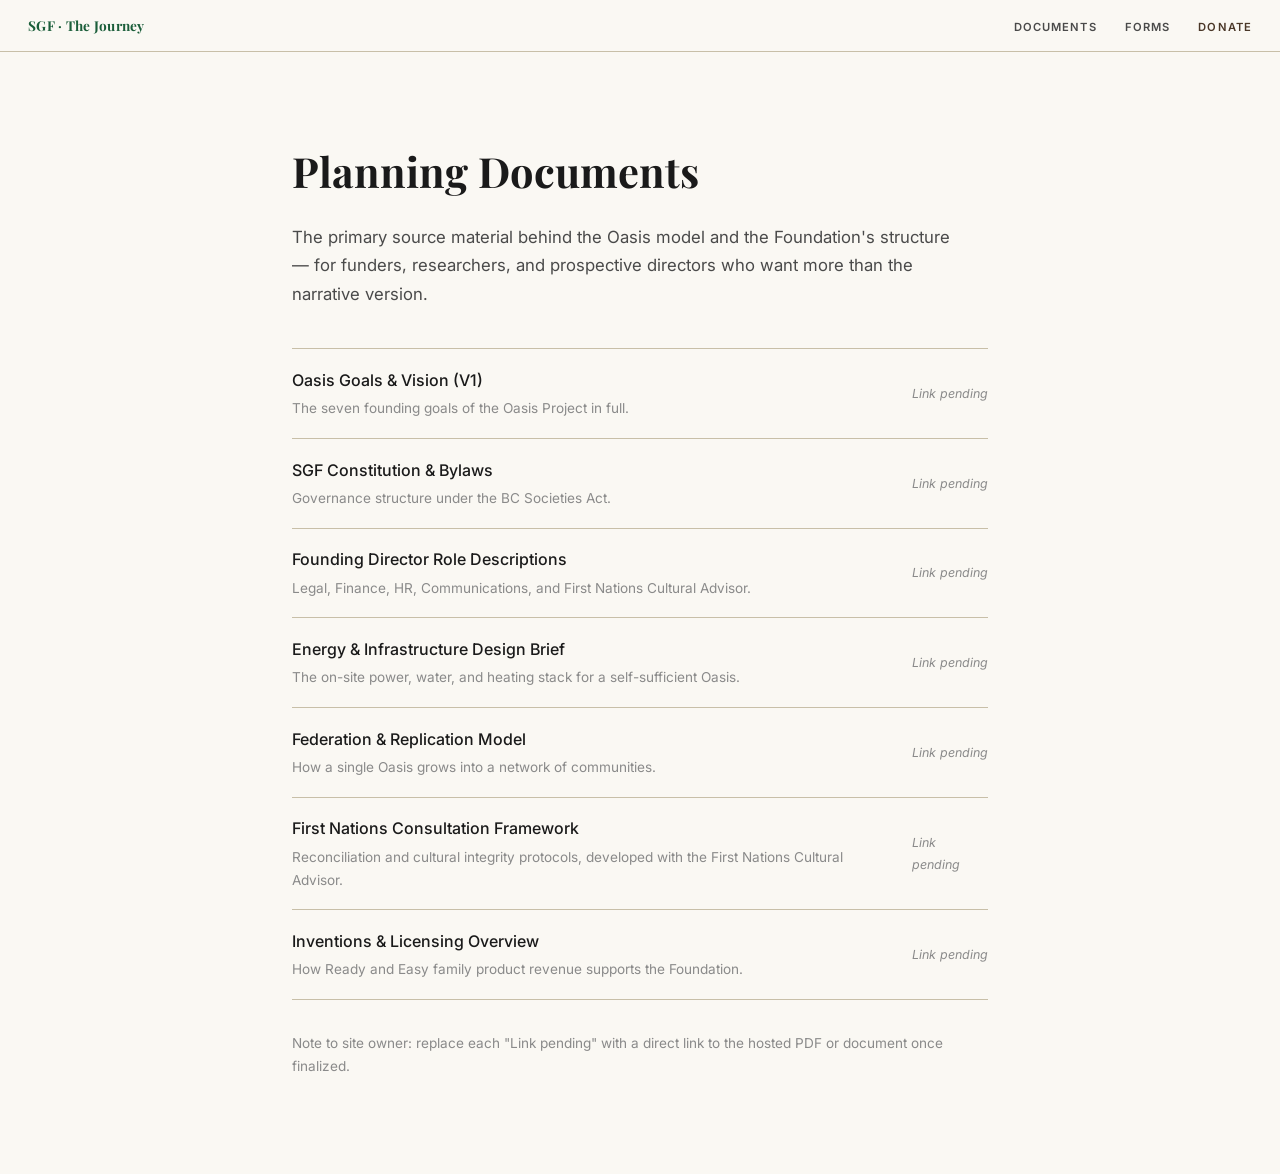
<file: documents.html>
<!DOCTYPE html>
<html lang="en">
<head>
  <meta charset="UTF-8" />
  <meta name="viewport" content="width=device-width, initial-scale=1.0" />
  <title>Documents | Sustainable Garden Foundation</title>
  <link href="https://fonts.googleapis.com/css2?family=Playfair+Display:ital,wght@0,400;0,700;1,400&family=Inter:wght@300;400;500;600&display=swap" rel="stylesheet" />
  <link rel="stylesheet" href="styles.css" />
  <style>
    .util-page { max-width: 760px; margin: 0 auto; padding: 8.5rem 2rem 6rem; }
    .util-page h1 { font-family:'Playfair Display',serif; font-size:clamp(1.8rem,3.5vw,2.6rem); margin-bottom:1rem; }
    .util-page > p.lede { font-size:1.05rem; color:var(--mid); margin-bottom:2.5rem; max-width:60ch; }
    .doc-list { list-style:none; border-top:1px solid var(--rule); }
    .doc-item { display:flex; justify-content:space-between; align-items:center; padding:1.1rem 0; border-bottom:1px solid var(--rule); gap:1rem; }
    .doc-name { font-weight:500; }
    .doc-desc { font-size:0.85rem; color:var(--light); margin-top:0.2rem; }
    .doc-link { font-size:0.72rem; font-weight:600; letter-spacing:0.08em; text-transform:uppercase; color:var(--forest); text-decoration:none; border:1px solid var(--rule); padding:0.5rem 0.9rem; border-radius:3px; white-space:nowrap; }
    .doc-link:hover { background:var(--forest); color:var(--cream); }
    .doc-pending { color:var(--light); font-style:italic; font-size:0.78rem; }
  </style>
</head>
<body>

<nav class="util-bar">
  <a href="index.html" class="util-brand">SGF · The Journey</a>
  <ul class="util-links">
    <li><a href="documents.html">Documents</a></li>
    <li><a href="forms.html">Forms</a></li>
    <li><a href="donate.html" class="donate-link">Donate</a></li>
  </ul>
</nav>

<div class="util-page">
  <h1>Planning Documents</h1>
  <p class="lede">The primary source material behind the Oasis model and the Foundation's structure — for funders, researchers, and prospective directors who want more than the narrative version.</p>

  <ul class="doc-list">
    <li class="doc-item">
      <div>
        <p class="doc-name">Oasis Goals &amp; Vision (V1)</p>
        <p class="doc-desc">The seven founding goals of the Oasis Project in full.</p>
      </div>
      <span class="doc-pending">Link pending</span>
    </li>
    <li class="doc-item">
      <div>
        <p class="doc-name">SGF Constitution &amp; Bylaws</p>
        <p class="doc-desc">Governance structure under the BC Societies Act.</p>
      </div>
      <span class="doc-pending">Link pending</span>
    </li>
    <li class="doc-item">
      <div>
        <p class="doc-name">Founding Director Role Descriptions</p>
        <p class="doc-desc">Legal, Finance, HR, Communications, and First Nations Cultural Advisor.</p>
      </div>
      <span class="doc-pending">Link pending</span>
    </li>
    <li class="doc-item">
      <div>
        <p class="doc-name">Energy &amp; Infrastructure Design Brief</p>
        <p class="doc-desc">The on-site power, water, and heating stack for a self-sufficient Oasis.</p>
      </div>
      <span class="doc-pending">Link pending</span>
    </li>
    <li class="doc-item">
      <div>
        <p class="doc-name">Federation &amp; Replication Model</p>
        <p class="doc-desc">How a single Oasis grows into a network of communities.</p>
      </div>
      <span class="doc-pending">Link pending</span>
    </li>
    <li class="doc-item">
      <div>
        <p class="doc-name">First Nations Consultation Framework</p>
        <p class="doc-desc">Reconciliation and cultural integrity protocols, developed with the First Nations Cultural Advisor.</p>
      </div>
      <span class="doc-pending">Link pending</span>
    </li>
    <li class="doc-item">
      <div>
        <p class="doc-name">Inventions &amp; Licensing Overview</p>
        <p class="doc-desc">How Ready and Easy family product revenue supports the Foundation.</p>
      </div>
      <span class="doc-pending">Link pending</span>
    </li>
  </ul>

  <p style="margin-top:2rem; font-size:0.85rem; color:var(--light);">Note to site owner: replace each "Link pending" with a direct link to the hosted PDF or document once finalized.</p>
</div>

</body>
</html>
</file>
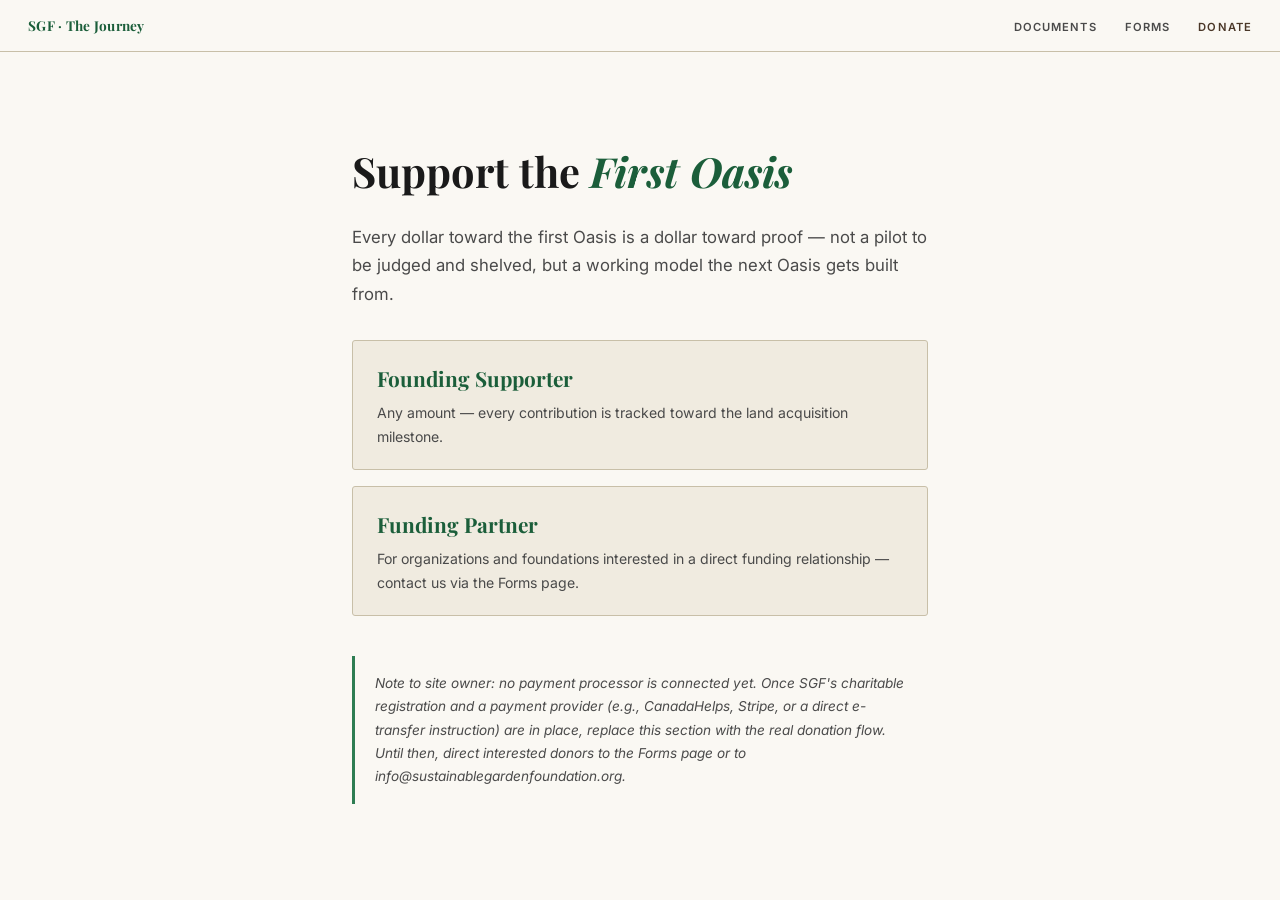
<file: donate.html>
<!DOCTYPE html>
<html lang="en">
<head>
  <meta charset="UTF-8" />
  <meta name="viewport" content="width=device-width, initial-scale=1.0" />
  <title>Support the First Oasis | Sustainable Garden Foundation</title>
  <link href="https://fonts.googleapis.com/css2?family=Playfair+Display:ital,wght@0,400;0,700;1,400&family=Inter:wght@300;400;500;600&display=swap" rel="stylesheet" />
  <link rel="stylesheet" href="styles.css" />
  <style>
    .util-page { max-width: 640px; margin: 0 auto; padding: 8.5rem 2rem 6rem; }
    .util-page h1 { font-family:'Playfair Display',serif; font-size:clamp(1.8rem,3.5vw,2.6rem); margin-bottom:1rem; }
    .util-page > p.lede { font-size:1.05rem; color:var(--mid); margin-bottom:2rem; }
    .tier-list { display:flex; flex-direction:column; gap:1rem; margin-bottom:2.5rem; }
    .tier { border:1px solid var(--rule); border-radius:3px; padding:1.25rem 1.5rem; background:var(--parchment); }
    .tier-amount { font-family:'Playfair Display',serif; font-size:1.3rem; color:var(--forest); font-weight:700; }
    .tier-desc { font-size:0.88rem; color:var(--mid); margin-top:0.3rem; }
    .pending-note {
      border-left: 3px solid var(--sage); padding:1rem 1.25rem; background:var(--cream);
      font-size:0.85rem; color:var(--mid); font-style:italic;
    }
  </style>
</head>
<body>

<nav class="util-bar">
  <a href="index.html" class="util-brand">SGF · The Journey</a>
  <ul class="util-links">
    <li><a href="documents.html">Documents</a></li>
    <li><a href="forms.html">Forms</a></li>
    <li><a href="donate.html" class="donate-link">Donate</a></li>
  </ul>
</nav>

<div class="util-page">
  <h1>Support the <em style="color:var(--forest); font-style:italic;">First Oasis</em></h1>
  <p class="lede">Every dollar toward the first Oasis is a dollar toward proof — not a pilot to be judged and shelved, but a working model the next Oasis gets built from.</p>

  <div class="tier-list">
    <div class="tier">
      <p class="tier-amount">Founding Supporter</p>
      <p class="tier-desc">Any amount — every contribution is tracked toward the land acquisition milestone.</p>
    </div>
    <div class="tier">
      <p class="tier-amount">Funding Partner</p>
      <p class="tier-desc">For organizations and foundations interested in a direct funding relationship — contact us via the Forms page.</p>
    </div>
  </div>

  <div class="pending-note">
    Note to site owner: no payment processor is connected yet. Once SGF's charitable registration and a payment provider (e.g., CanadaHelps, Stripe, or a direct e-transfer instruction) are in place, replace this section with the real donation flow. Until then, direct interested donors to the Forms page or to info@sustainablegardenfoundation.org.
  </div>
</div>

</body>
</html>
</file>
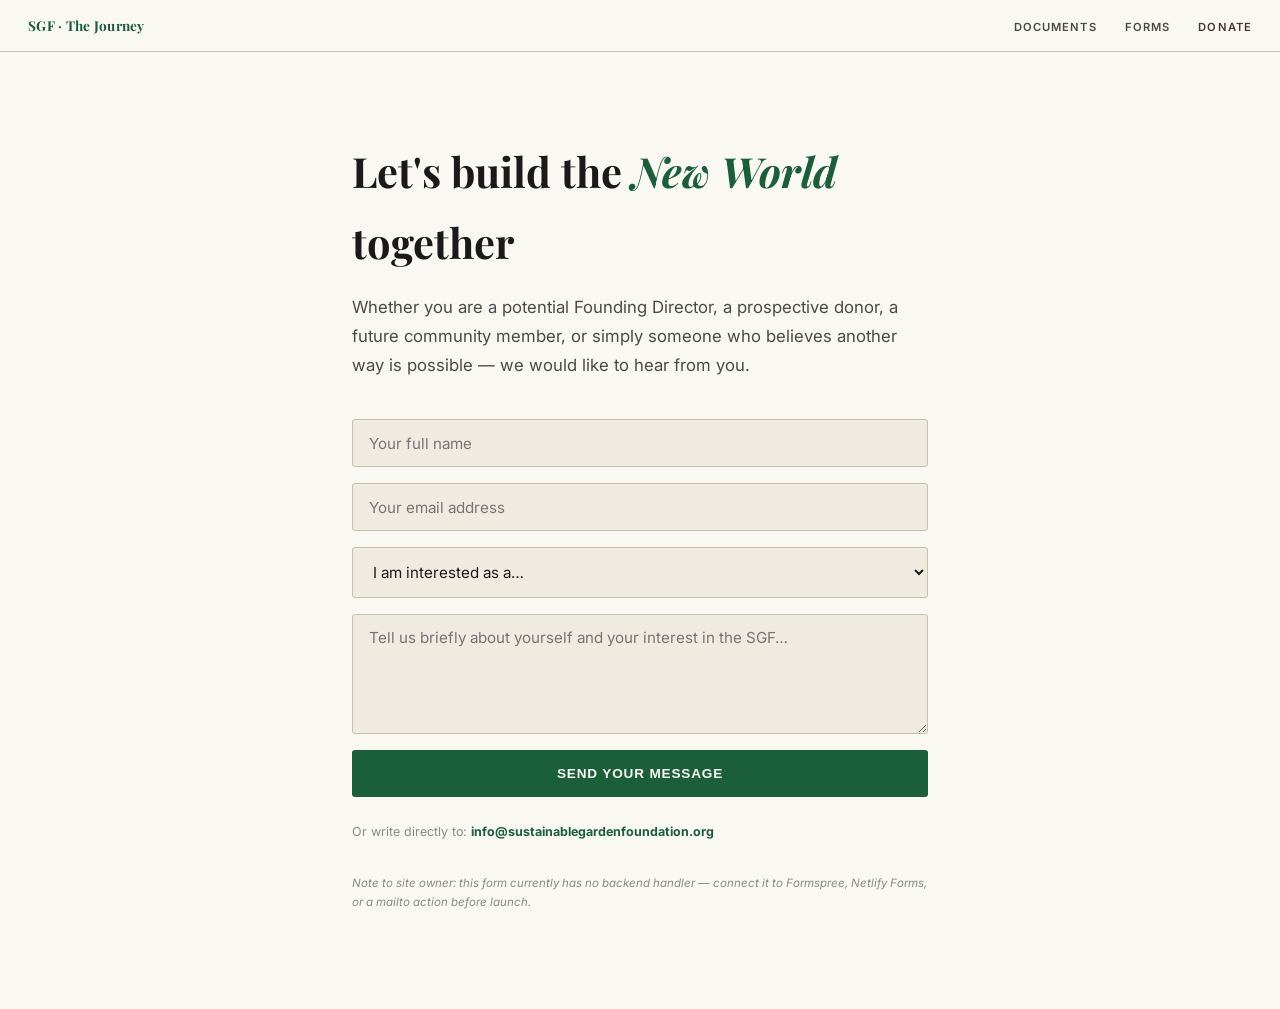
<file: forms.html>
<!DOCTYPE html>
<html lang="en">
<head>
  <meta charset="UTF-8" />
  <meta name="viewport" content="width=device-width, initial-scale=1.0" />
  <title>Get Involved | Sustainable Garden Foundation</title>
  <link href="https://fonts.googleapis.com/css2?family=Playfair+Display:ital,wght@0,400;0,700;1,400&family=Inter:wght@300;400;500;600&display=swap" rel="stylesheet" />
  <link rel="stylesheet" href="styles.css" />
  <style>
    .util-page { max-width: 640px; margin: 0 auto; padding: 8.5rem 2rem 6rem; }
    .util-page h1 { font-family:'Playfair Display',serif; font-size:clamp(1.8rem,3.5vw,2.6rem); margin-bottom:1rem; }
    .util-page > p.lede { font-size:1.05rem; color:var(--mid); margin-bottom:2.5rem; }
    .contact-form { display:flex; flex-direction:column; gap:1rem; }
    .contact-form input, .contact-form select, .contact-form textarea {
      font-family:'Inter',sans-serif; font-size:0.95rem; padding:0.85rem 1rem;
      border:1px solid var(--rule); border-radius:3px; background:var(--parchment); color:var(--dark);
    }
    .contact-form textarea { min-height:120px; resize:vertical; }
    .contact-submit {
      background:var(--forest); color:var(--cream); border:none; padding:1rem;
      font-size:0.85rem; font-weight:600; letter-spacing:0.06em; text-transform:uppercase;
      border-radius:3px; cursor:pointer; transition:background 0.2s;
    }
    .contact-submit:hover { background:var(--sage); }
  </style>
</head>
<body>

<nav class="util-bar">
  <a href="index.html" class="util-brand">SGF · The Journey</a>
  <ul class="util-links">
    <li><a href="documents.html">Documents</a></li>
    <li><a href="forms.html">Forms</a></li>
    <li><a href="donate.html" class="donate-link">Donate</a></li>
  </ul>
</nav>

<div class="util-page">
  <h1>Let's build the <em style="color:var(--forest); font-style:italic;">New World</em> together</h1>
  <p class="lede">Whether you are a potential Founding Director, a prospective donor, a future community member, or simply someone who believes another way is possible — we would like to hear from you.</p>

  <form class="contact-form" onsubmit="handleSubmit(event)">
    <input type="text" placeholder="Your full name" required />
    <input type="email" placeholder="Your email address" required />
    <select required>
      <option value="" disabled selected>I am interested as a…</option>
      <option value="director">Founding Director</option>
      <option value="donor">Donor or Funding Partner</option>
      <option value="community">Future Community Member</option>
      <option value="volunteer">Volunteer or Professional Partner</option>
      <option value="media">Media or Researcher</option>
      <option value="other">Other</option>
    </select>
    <textarea placeholder="Tell us briefly about yourself and your interest in the SGF…"></textarea>
    <button type="submit" class="contact-submit">Send Your Message</button>
  </form>
  <p style="font-size:0.78rem; color: var(--light); margin-top:1.5rem;">
    Or write directly to: <strong style="color:var(--forest);">info@sustainablegardenfoundation.org</strong>
  </p>
  <p style="font-size:0.72rem; color: var(--light); margin-top:2rem; font-style:italic;">
    Note to site owner: this form currently has no backend handler — connect it to Formspree, Netlify Forms, or a mailto action before launch.
  </p>
</div>

<script>
  function handleSubmit(e) {
    e.preventDefault();
    alert('Thank you — form submission is not yet connected. Please email info@sustainablegardenfoundation.org directly for now.');
  }
</script>

</body>
</html>
</file>
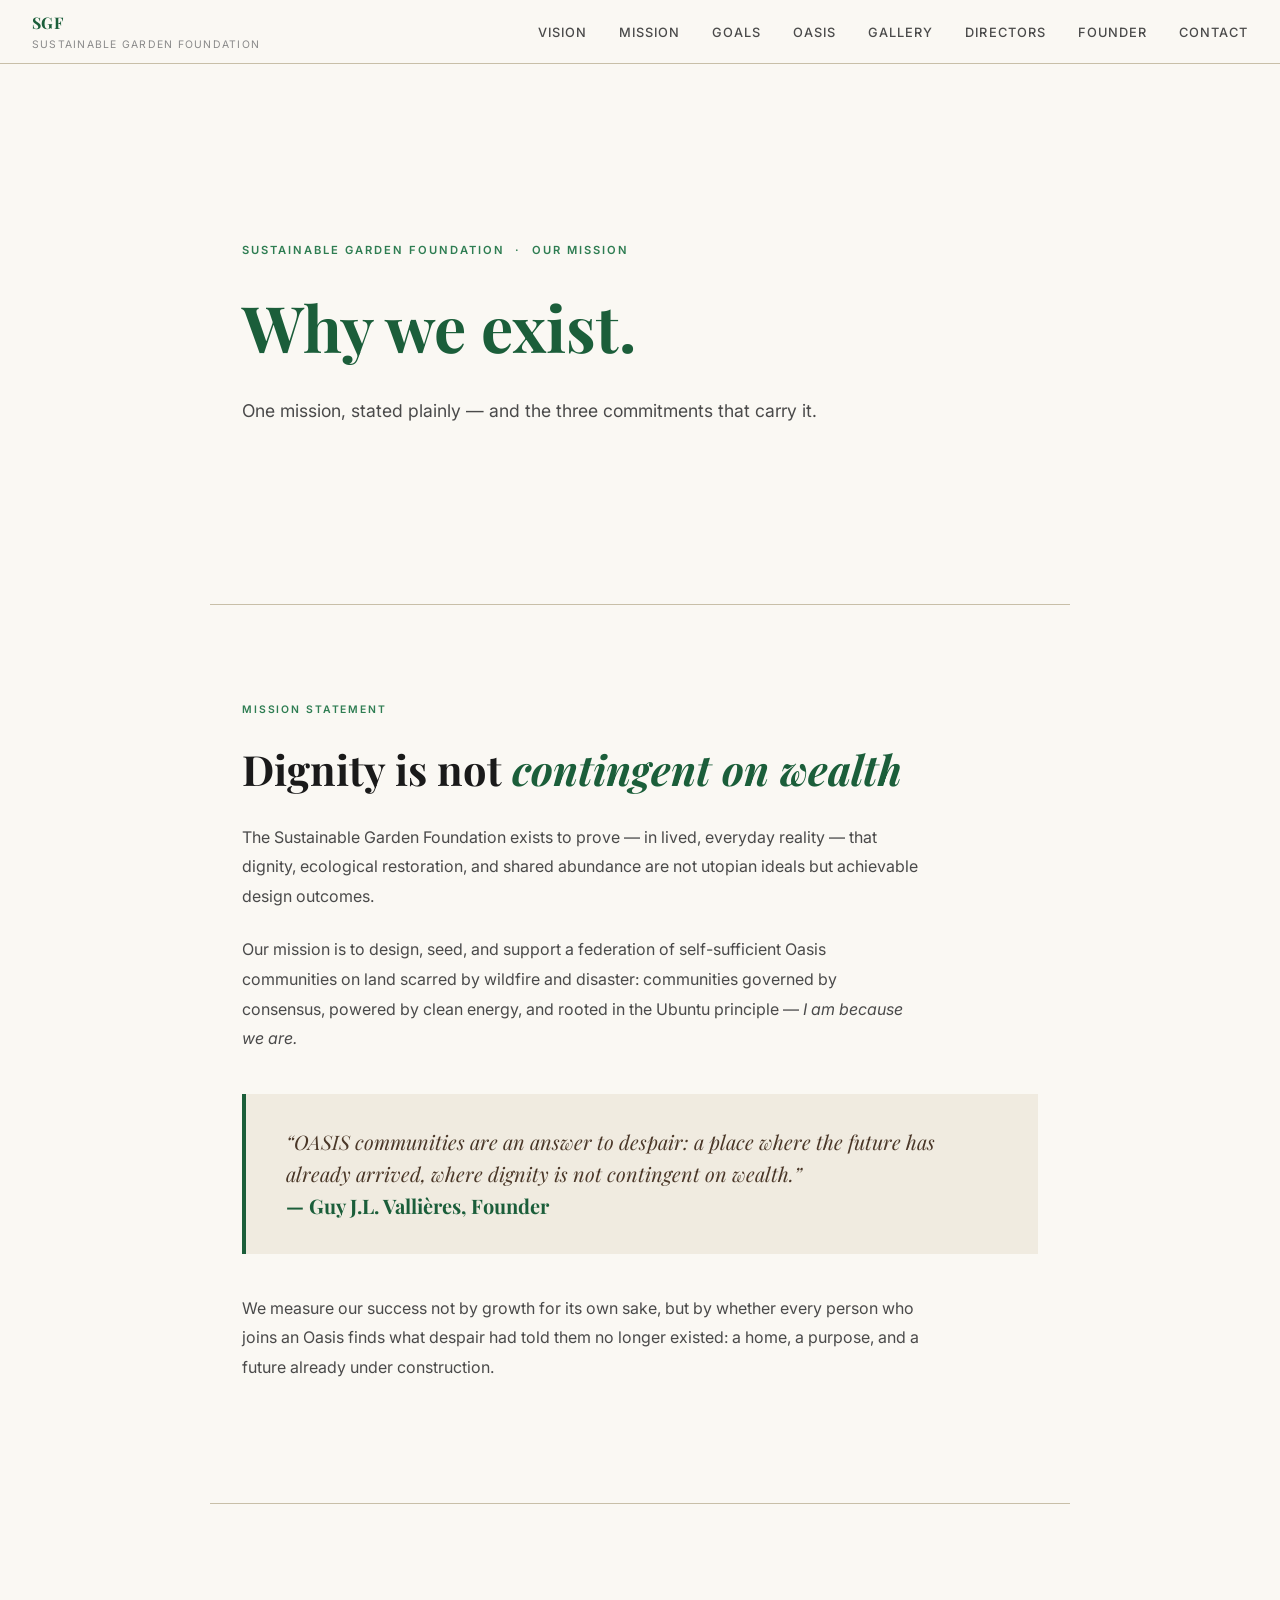
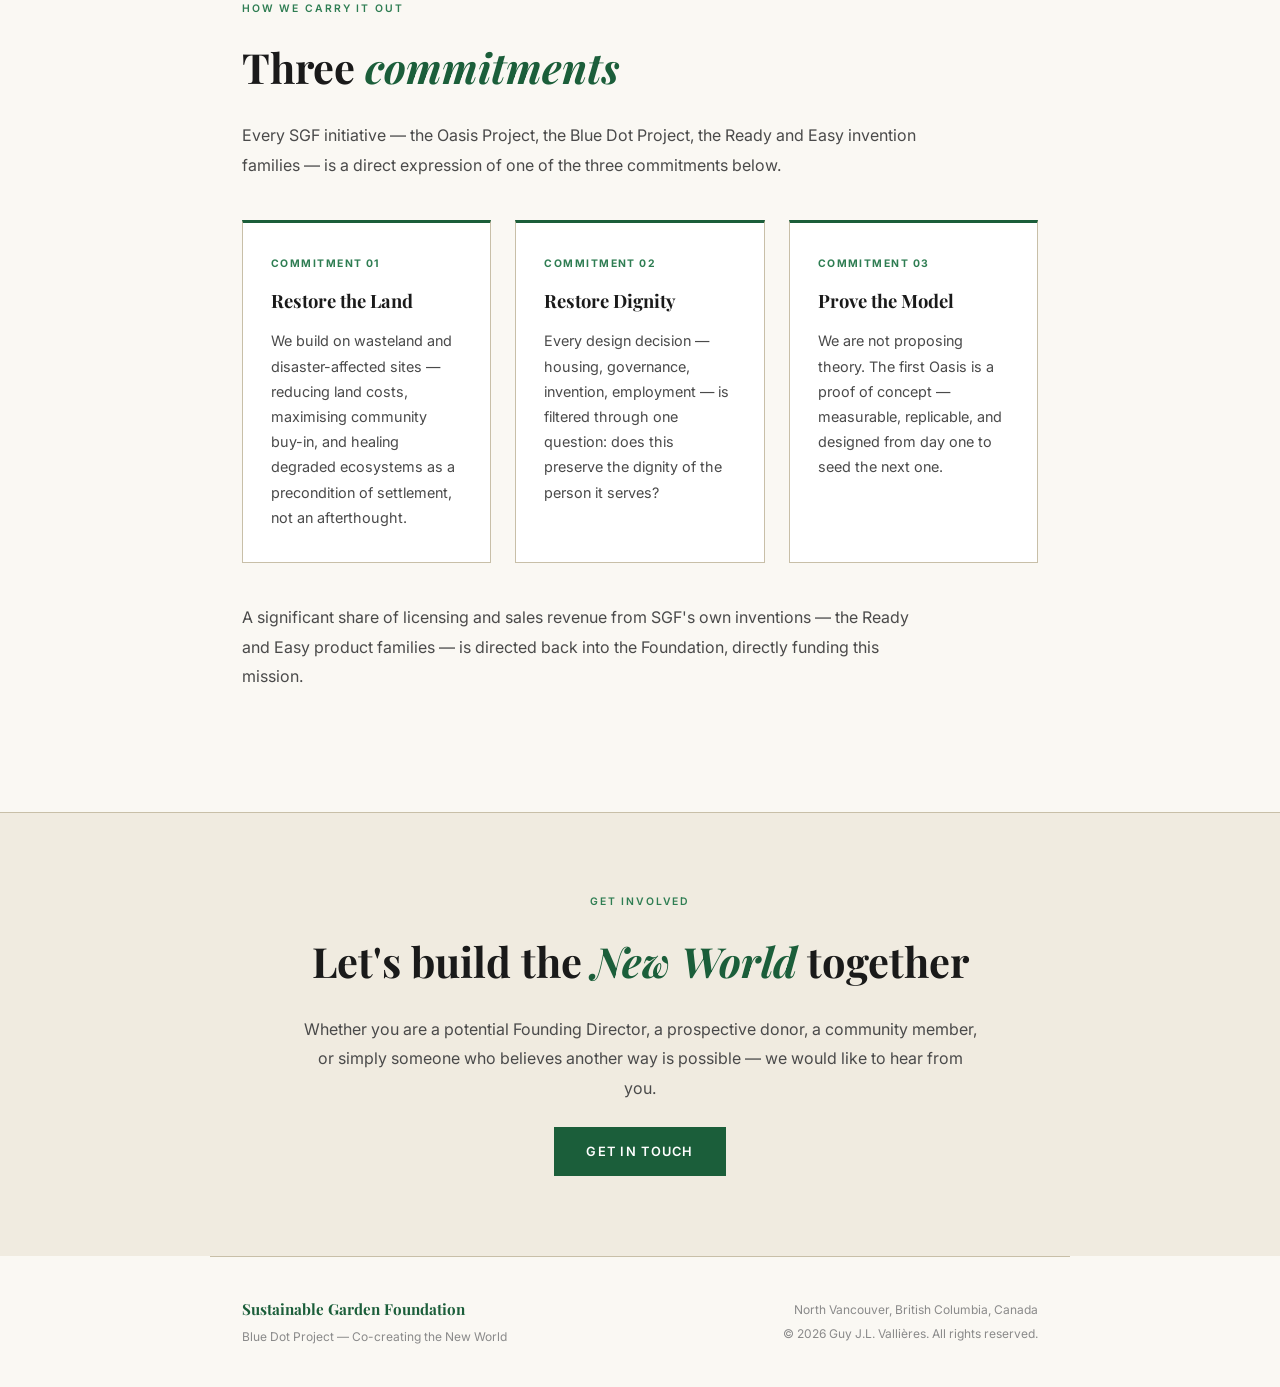
<file: SGF-WEBSITE/mission.html>
<!DOCTYPE html>
<html lang="en">
<head>
  <meta charset="UTF-8" />
  <meta name="viewport" content="width=device-width, initial-scale=1.0" />
  <title>Our Mission — Sustainable Garden Foundation</title>
  <link href="https://fonts.googleapis.com/css2?family=Playfair+Display:ital,wght@0,400;0,700;1,400&family=Inter:wght@300;400;500;600&display=swap" rel="stylesheet" />
  <link href="styles.css" rel="stylesheet" />
</head>
<body>

<!-- NAV -->
<nav>
  <a href="index.html" class="nav-brand">
    SGF
    <span>Sustainable Garden Foundation</span>
  </a>
  <ul class="nav-links">
    <li><a href="index.html#vision">Vision</a></li>
    <li><a href="mission.html">Mission</a></li>
    <li><a href="index.html#goals">Goals</a></li>
    <li><a href="index.html#oasis">Oasis</a></li>
    <li><a href="oasis-gallery.html">Gallery</a></li>
    <li><a href="index.html#directors">Directors</a></li>
    <li><a href="index.html#founder">Founder</a></li>
    <li><a href="index.html#contact">Contact</a></li>
  </ul>
</nav>

<!-- HERO -->
<div class="hero" style="min-height:60vh;">
  <p class="hero-eyebrow">Sustainable Garden Foundation &nbsp;·&nbsp; Our Mission</p>
  <h1 class="hero-answer" style="font-size:clamp(2.4rem, 6vw, 4rem);">Why we exist.</h1>
  <p class="hero-sub">One mission, stated plainly — and the three commitments that carry it.</p>
</div>

<!-- MISSION STATEMENT -->
<section id="mission-statement">
  <p class="section-eyebrow">Mission Statement</p>
  <h2 class="section-title">Dignity is not <em>contingent on wealth</em></h2>
  <p class="section-body">The Sustainable Garden Foundation exists to prove — in lived, everyday reality — that dignity, ecological restoration, and shared abundance are not utopian ideals but achievable design outcomes.</p>
  <p class="section-body">Our mission is to design, seed, and support a federation of self-sufficient Oasis communities on land scarred by wildfire and disaster: communities governed by consensus, powered by clean energy, and rooted in the Ubuntu principle — <em>I am because we are.</em></p>

  <div class="north-star">
    <p>&ldquo;OASIS communities are an answer to despair: a place where the future has already arrived, where dignity is not contingent on wealth.&rdquo;<br><strong>— Guy J.L. Vallières, Founder</strong></p>
  </div>

  <p class="section-body">We measure our success not by growth for its own sake, but by whether every person who joins an Oasis finds what despair had told them no longer existed: a home, a purpose, and a future already under construction.</p>
</section>

<!-- PILLARS -->
<section id="pillars">
  <p class="section-eyebrow">How We Carry It Out</p>
  <h2 class="section-title">Three <em>commitments</em></h2>
  <p class="section-body">Every SGF initiative — the Oasis Project, the Blue Dot Project, the Ready and Easy invention families — is a direct expression of one of the three commitments below.</p>

  <div class="pillar-grid">
    <div class="pillar-card">
      <p class="pillar-number">Commitment 01</p>
      <h3 class="pillar-title">Restore the Land</h3>
      <p class="pillar-body">We build on wasteland and disaster-affected sites — reducing land costs, maximising community buy-in, and healing degraded ecosystems as a precondition of settlement, not an afterthought.</p>
    </div>
    <div class="pillar-card">
      <p class="pillar-number">Commitment 02</p>
      <h3 class="pillar-title">Restore Dignity</h3>
      <p class="pillar-body">Every design decision — housing, governance, invention, employment — is filtered through one question: does this preserve the dignity of the person it serves?</p>
    </div>
    <div class="pillar-card">
      <p class="pillar-number">Commitment 03</p>
      <h3 class="pillar-title">Prove the Model</h3>
      <p class="pillar-body">We are not proposing theory. The first Oasis is a proof of concept — measurable, replicable, and designed from day one to seed the next one.</p>
    </div>
  </div>

  <p class="section-body">A significant share of licensing and sales revenue from SGF's own inventions — the Ready and Easy product families — is directed back into the Foundation, directly funding this mission.</p>
</section>

<!-- CONTACT -->
<div class="contact-section" id="contact">
  <div class="contact-inner">
    <p class="section-eyebrow">Get Involved</p>
    <h2 class="section-title">Let's build the <em>New World</em> together</h2>
    <p class="section-body">Whether you are a potential Founding Director, a prospective donor, a community member, or simply someone who believes another way is possible — we would like to hear from you.</p>
    <a href="index.html#contact" class="hero-cta">Get in Touch</a>
  </div>
</div>

<!-- FOOTER -->
<footer>
  <div>
    <p class="footer-brand">Sustainable Garden Foundation</p>
    <p class="footer-tagline">Blue Dot Project — Co-creating the New World</p>
  </div>
  <div class="footer-copy">
    <p>North Vancouver, British Columbia, Canada</p>
    <p style="margin-top:0.25rem;">© 2026 Guy J.L. Vallières. All rights reserved.</p>
  </div>
</footer>

</body>
</html>
</file>
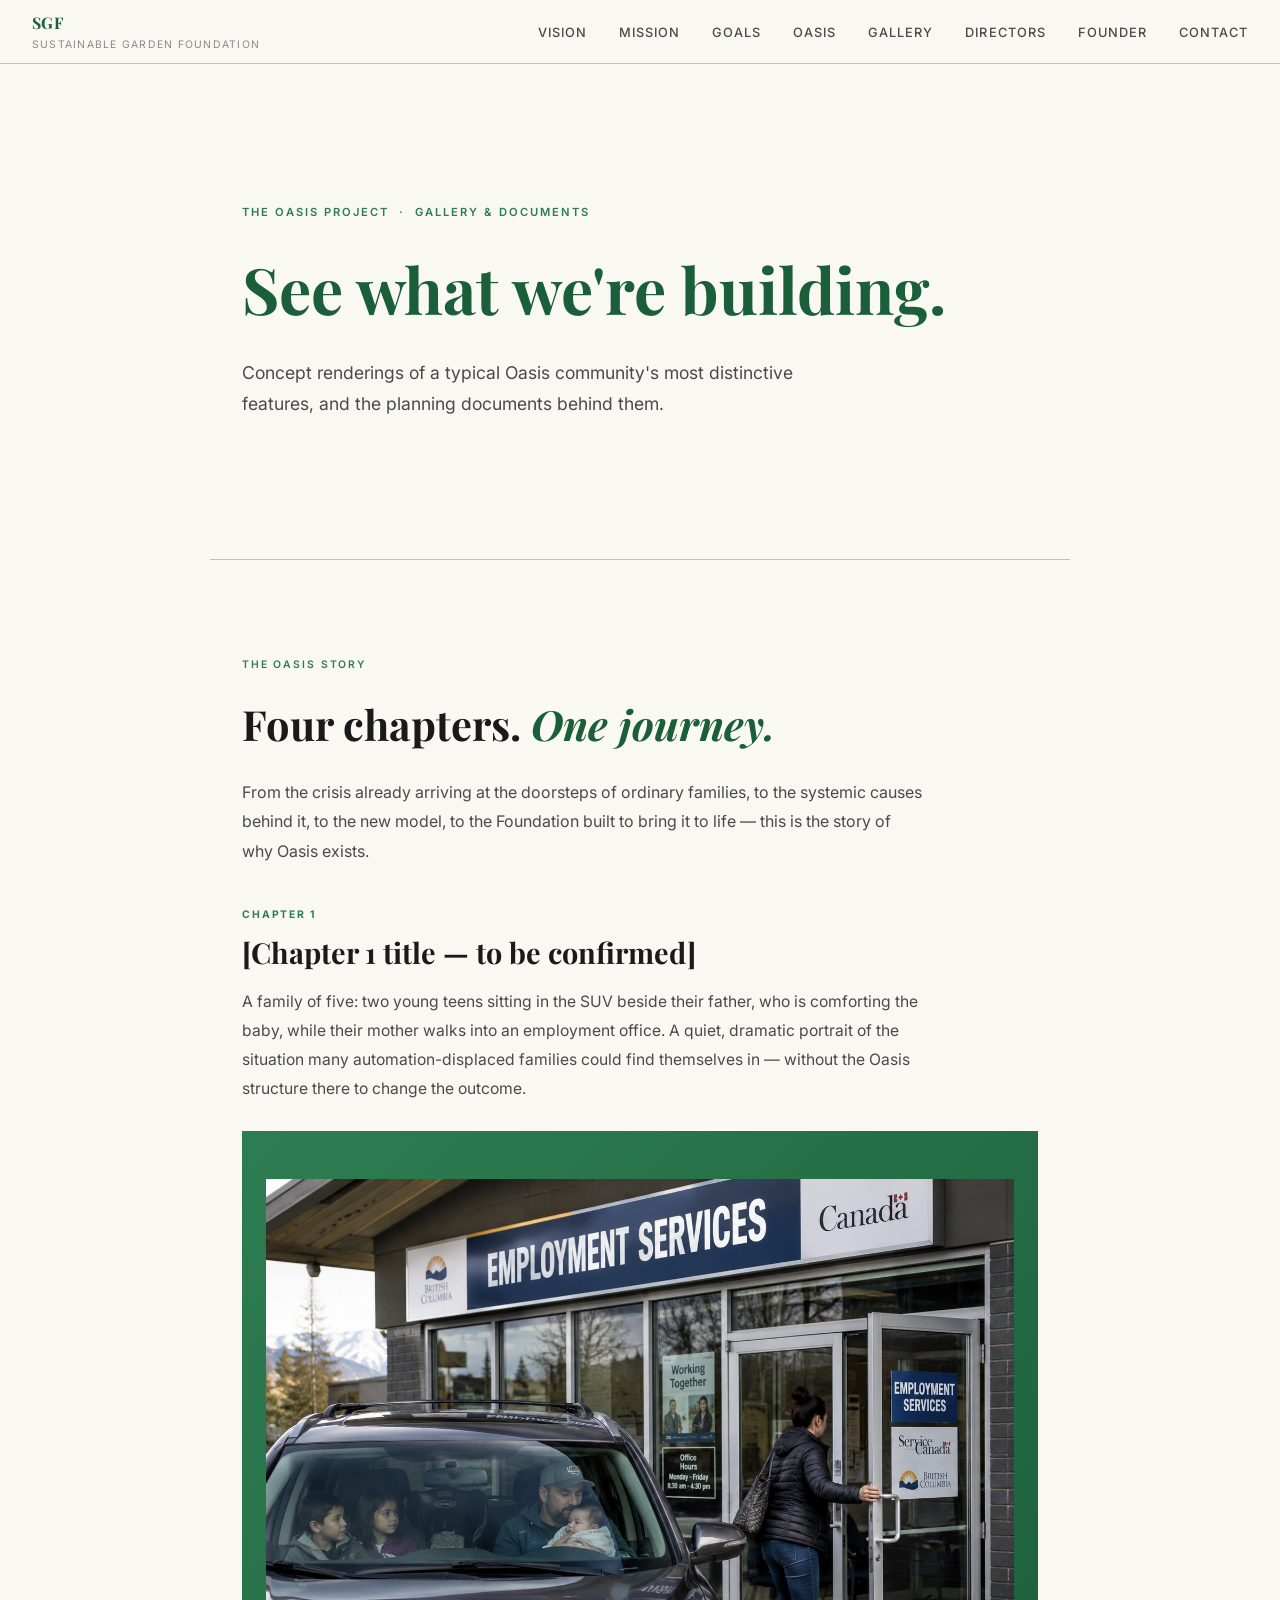
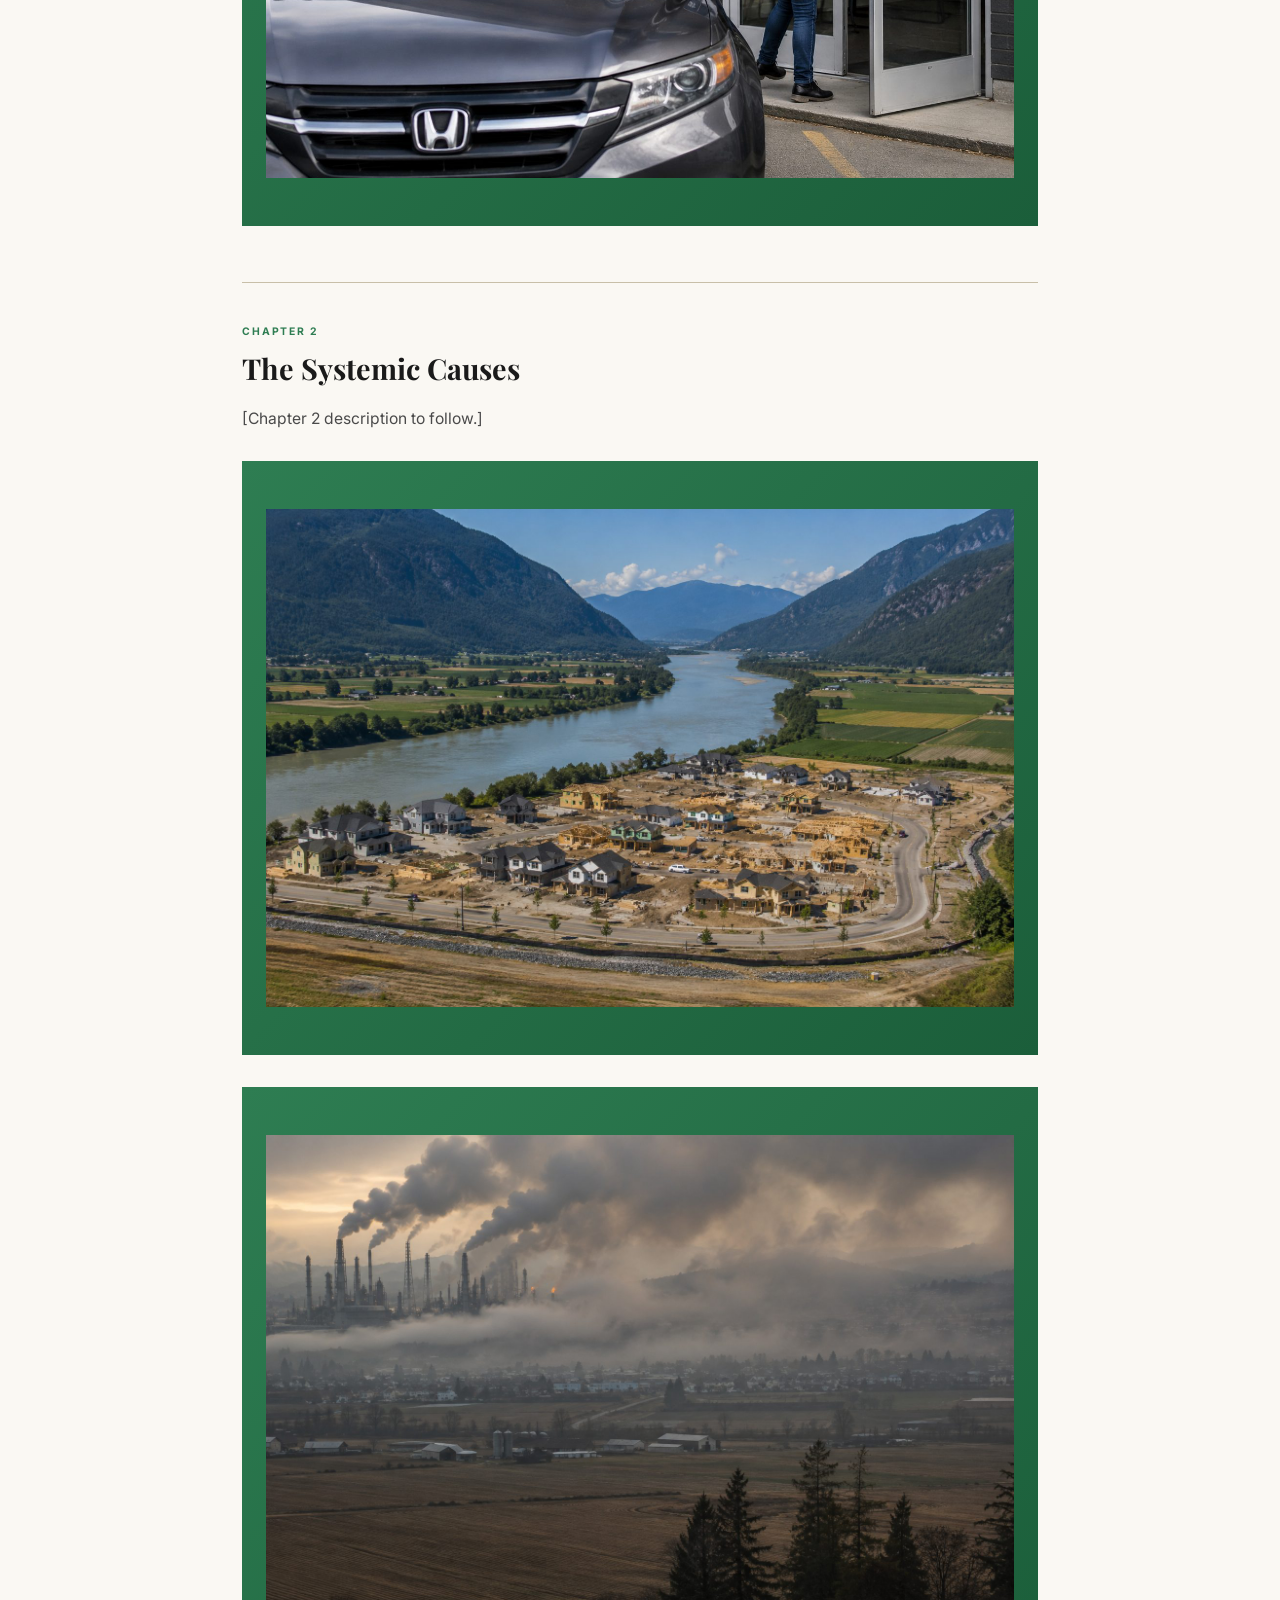
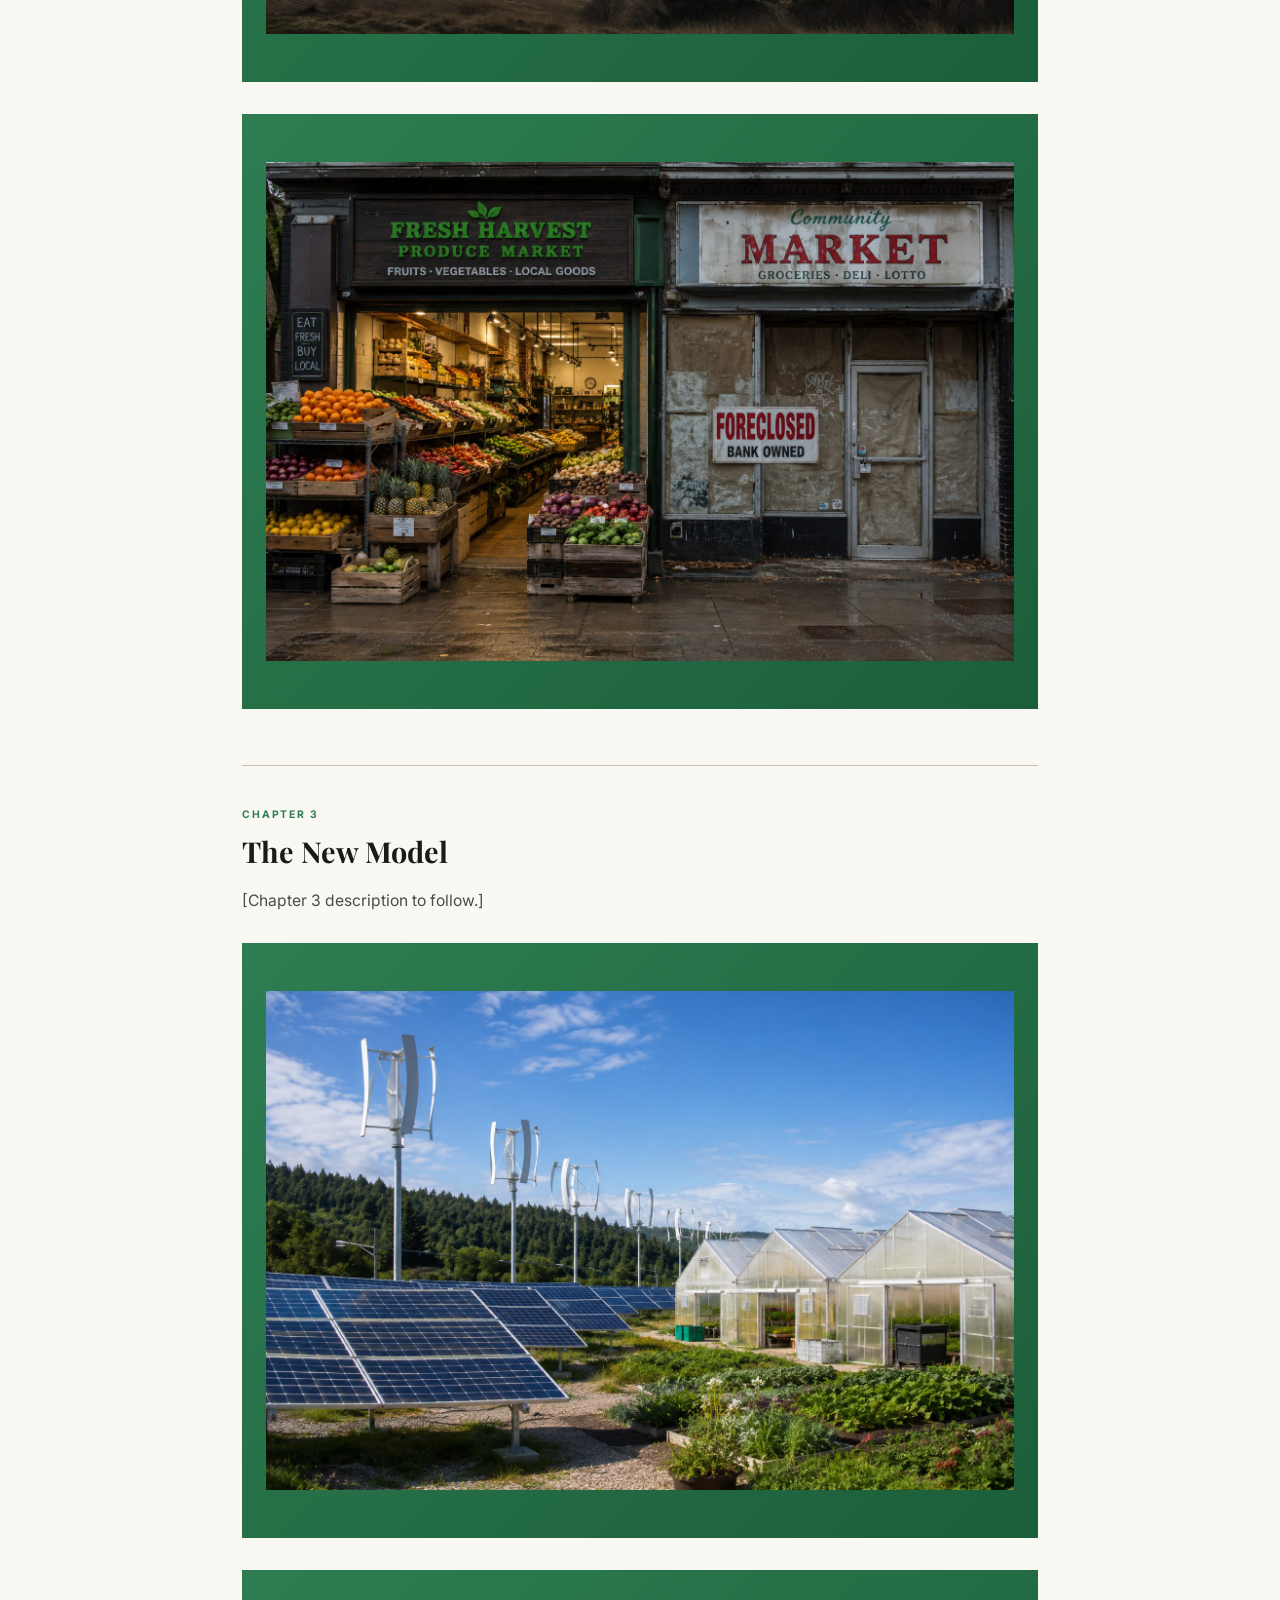
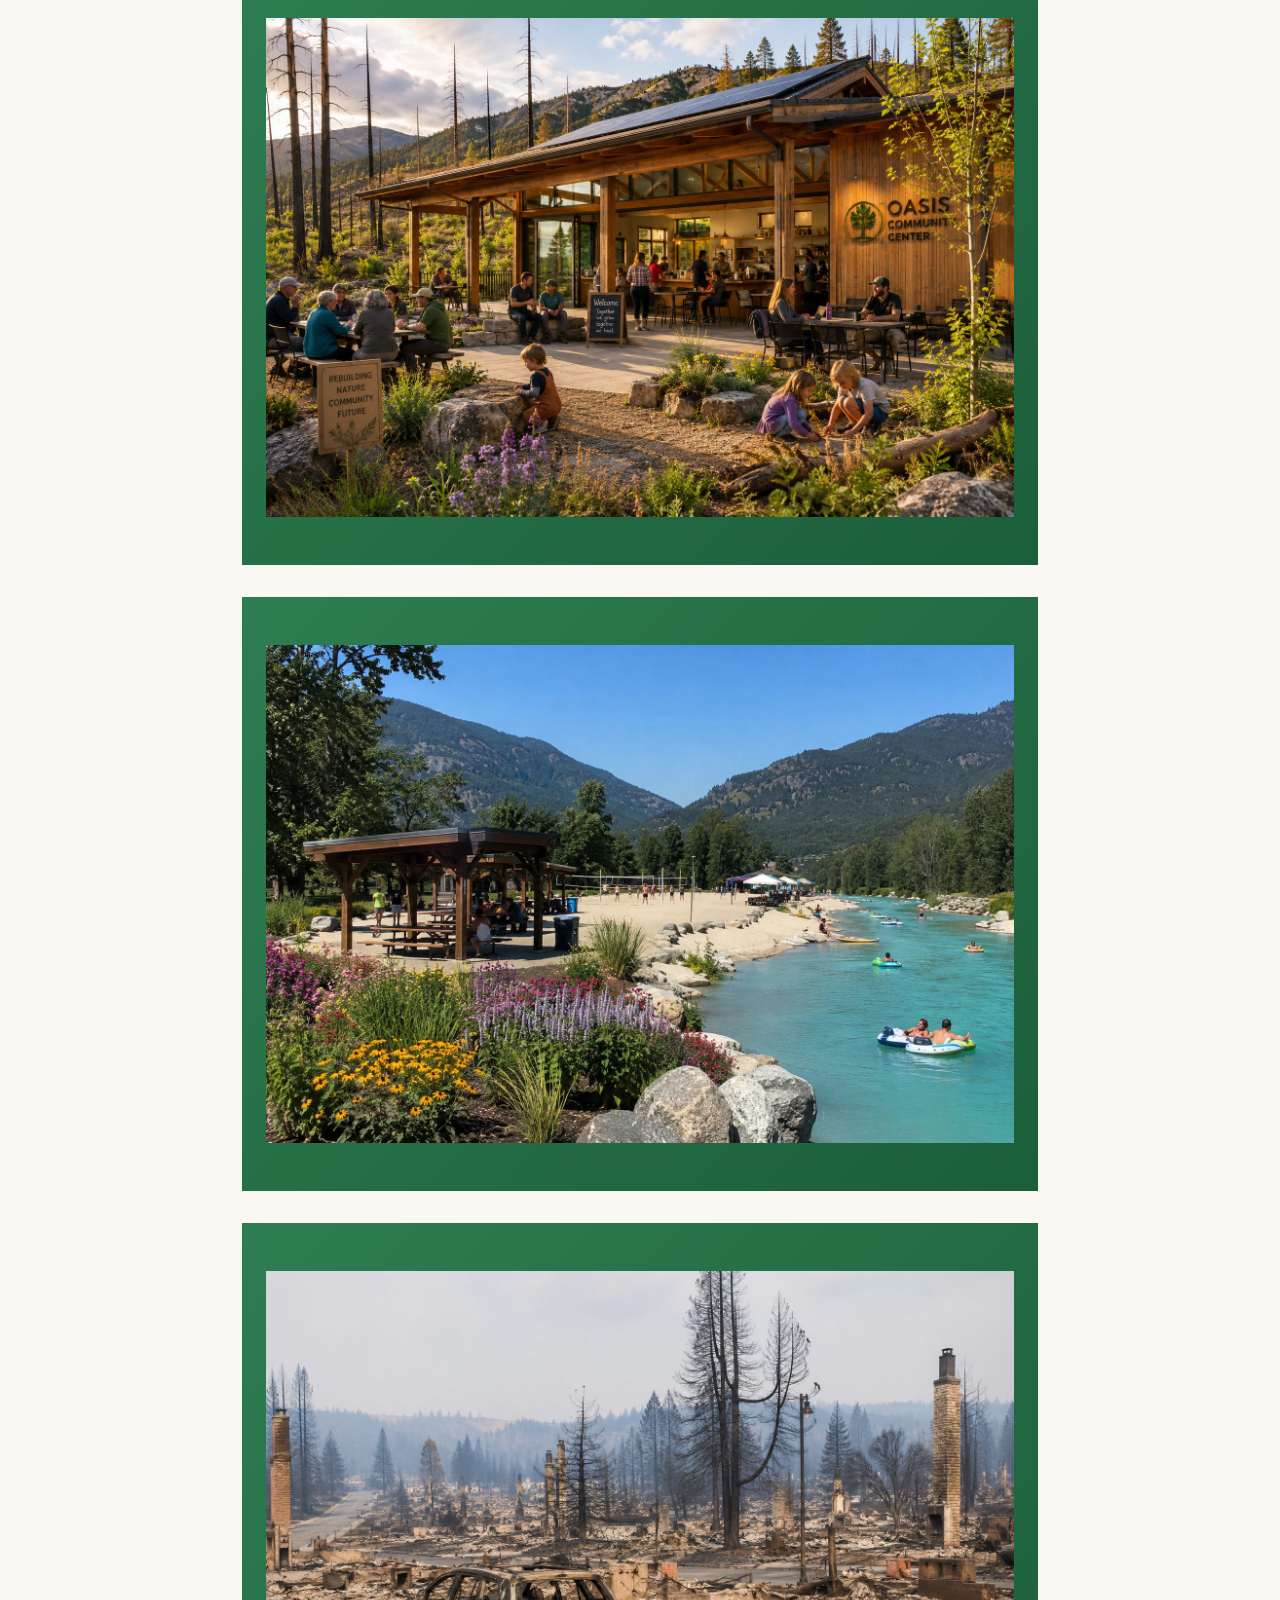
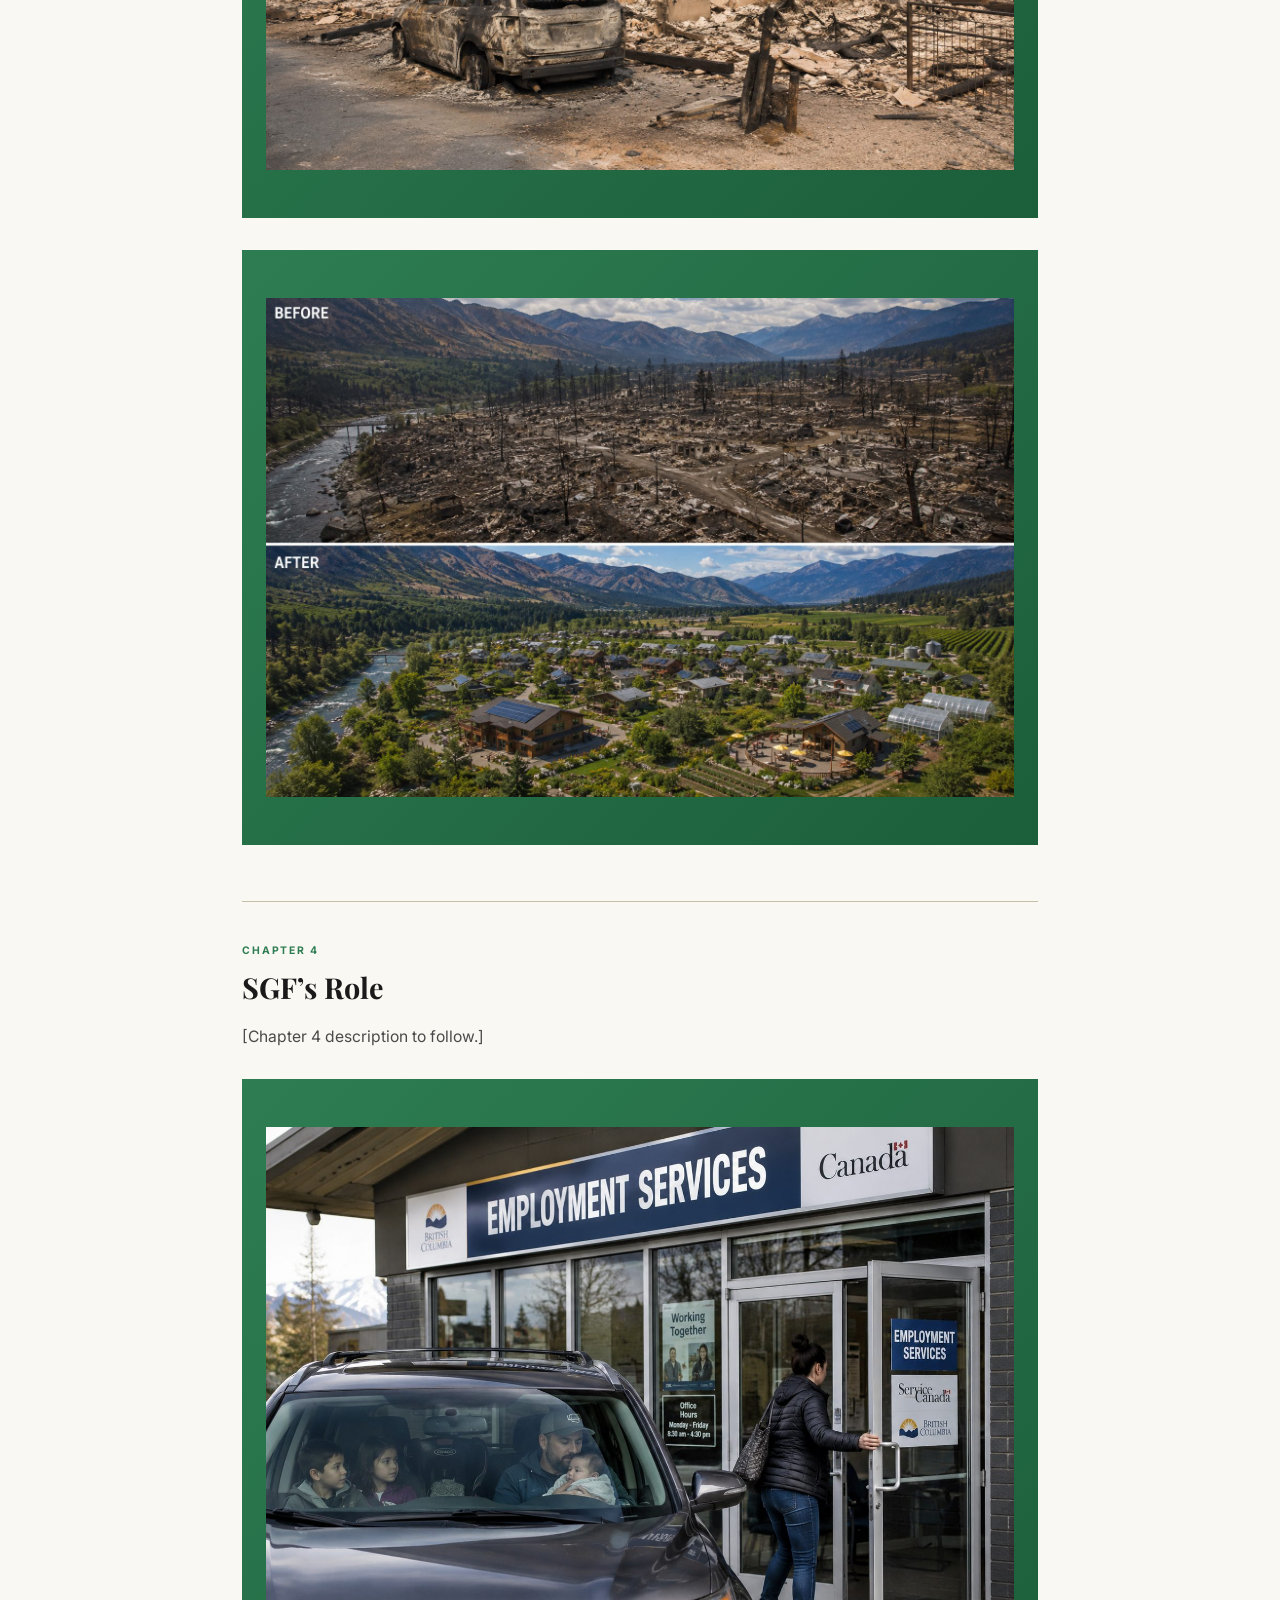
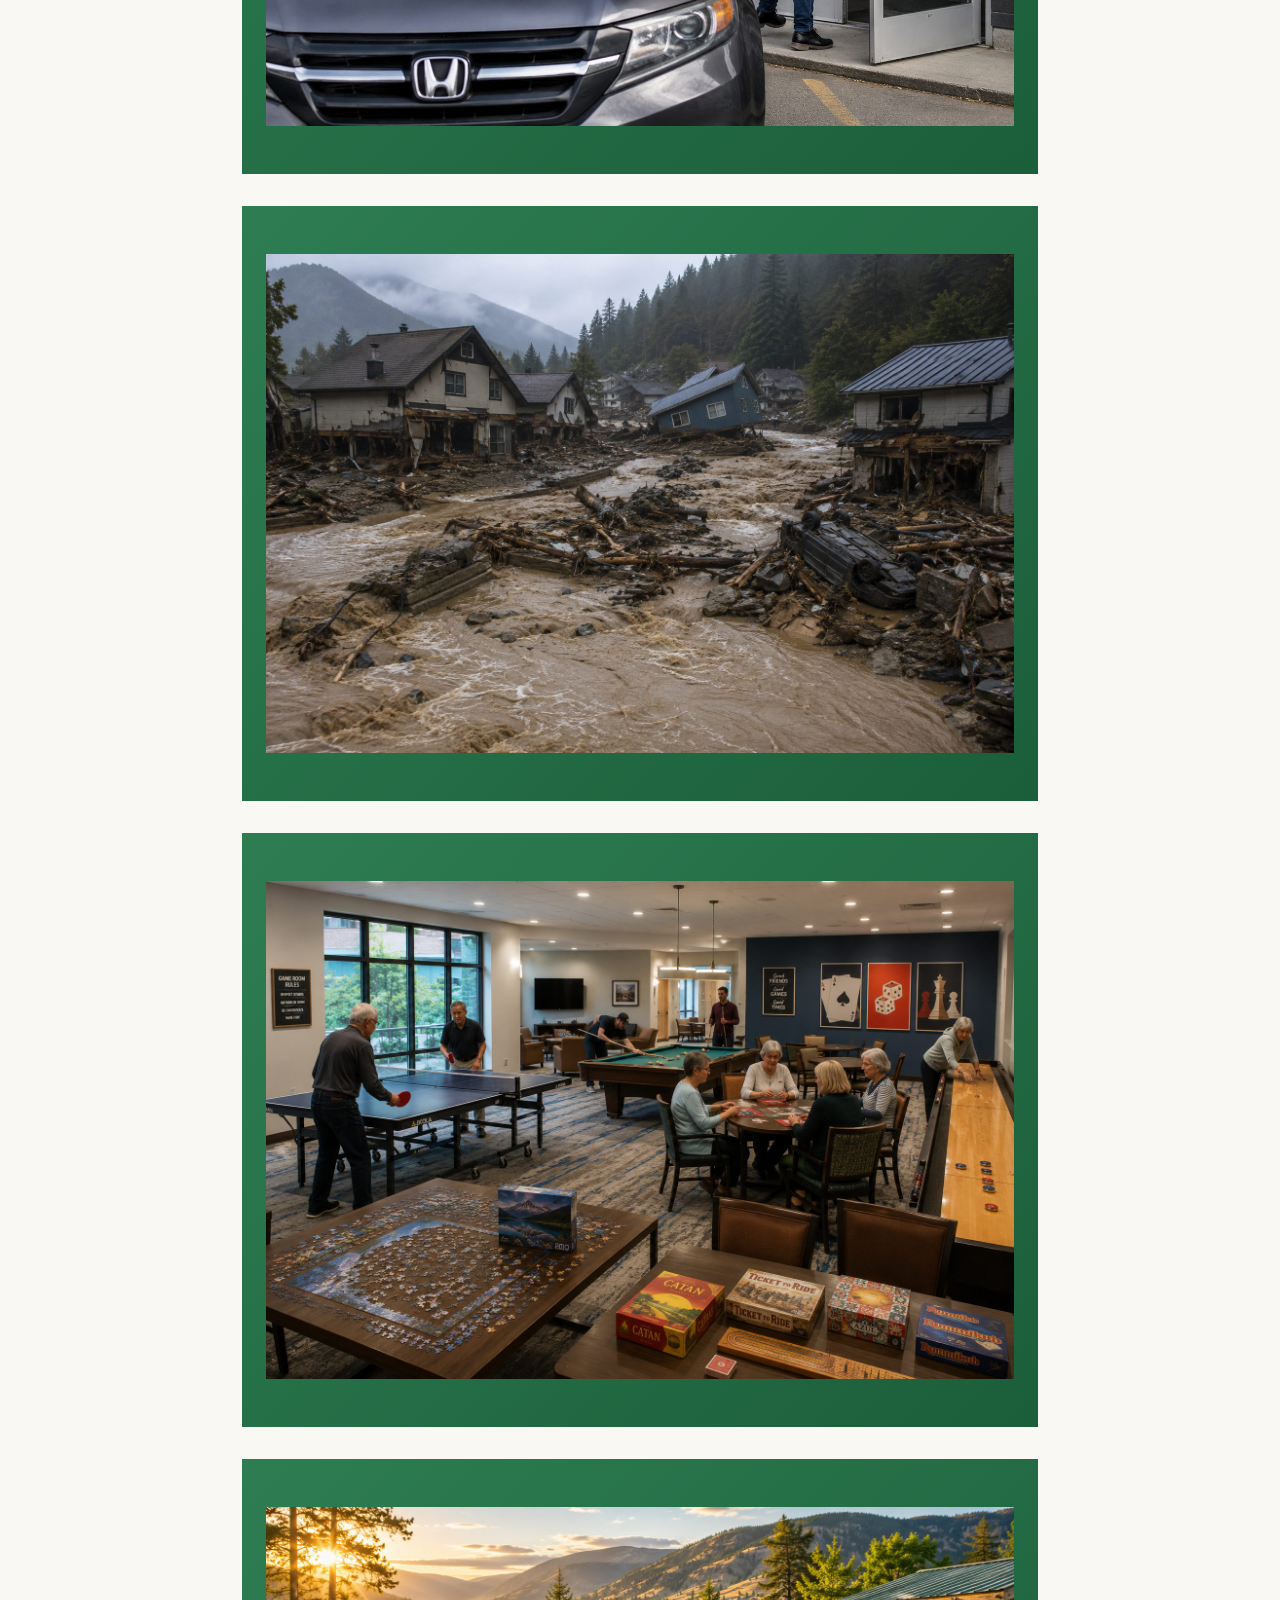
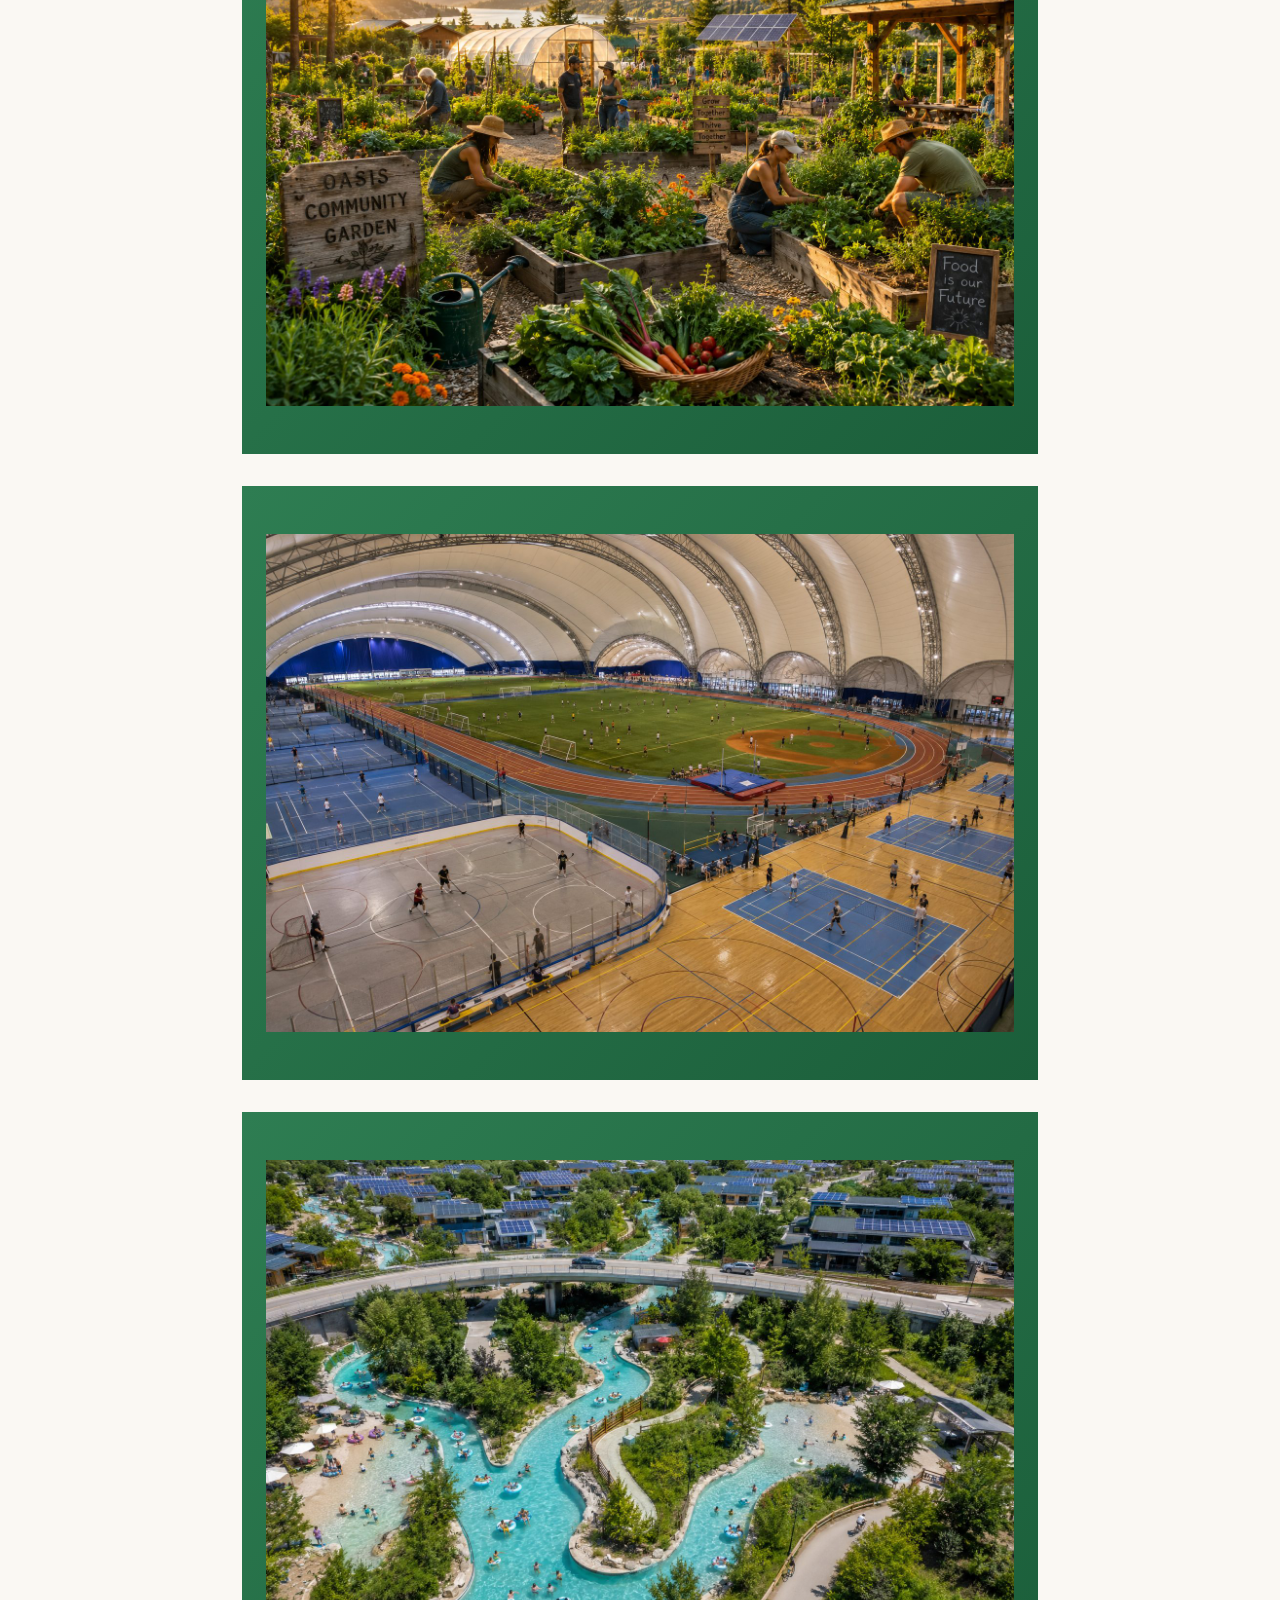
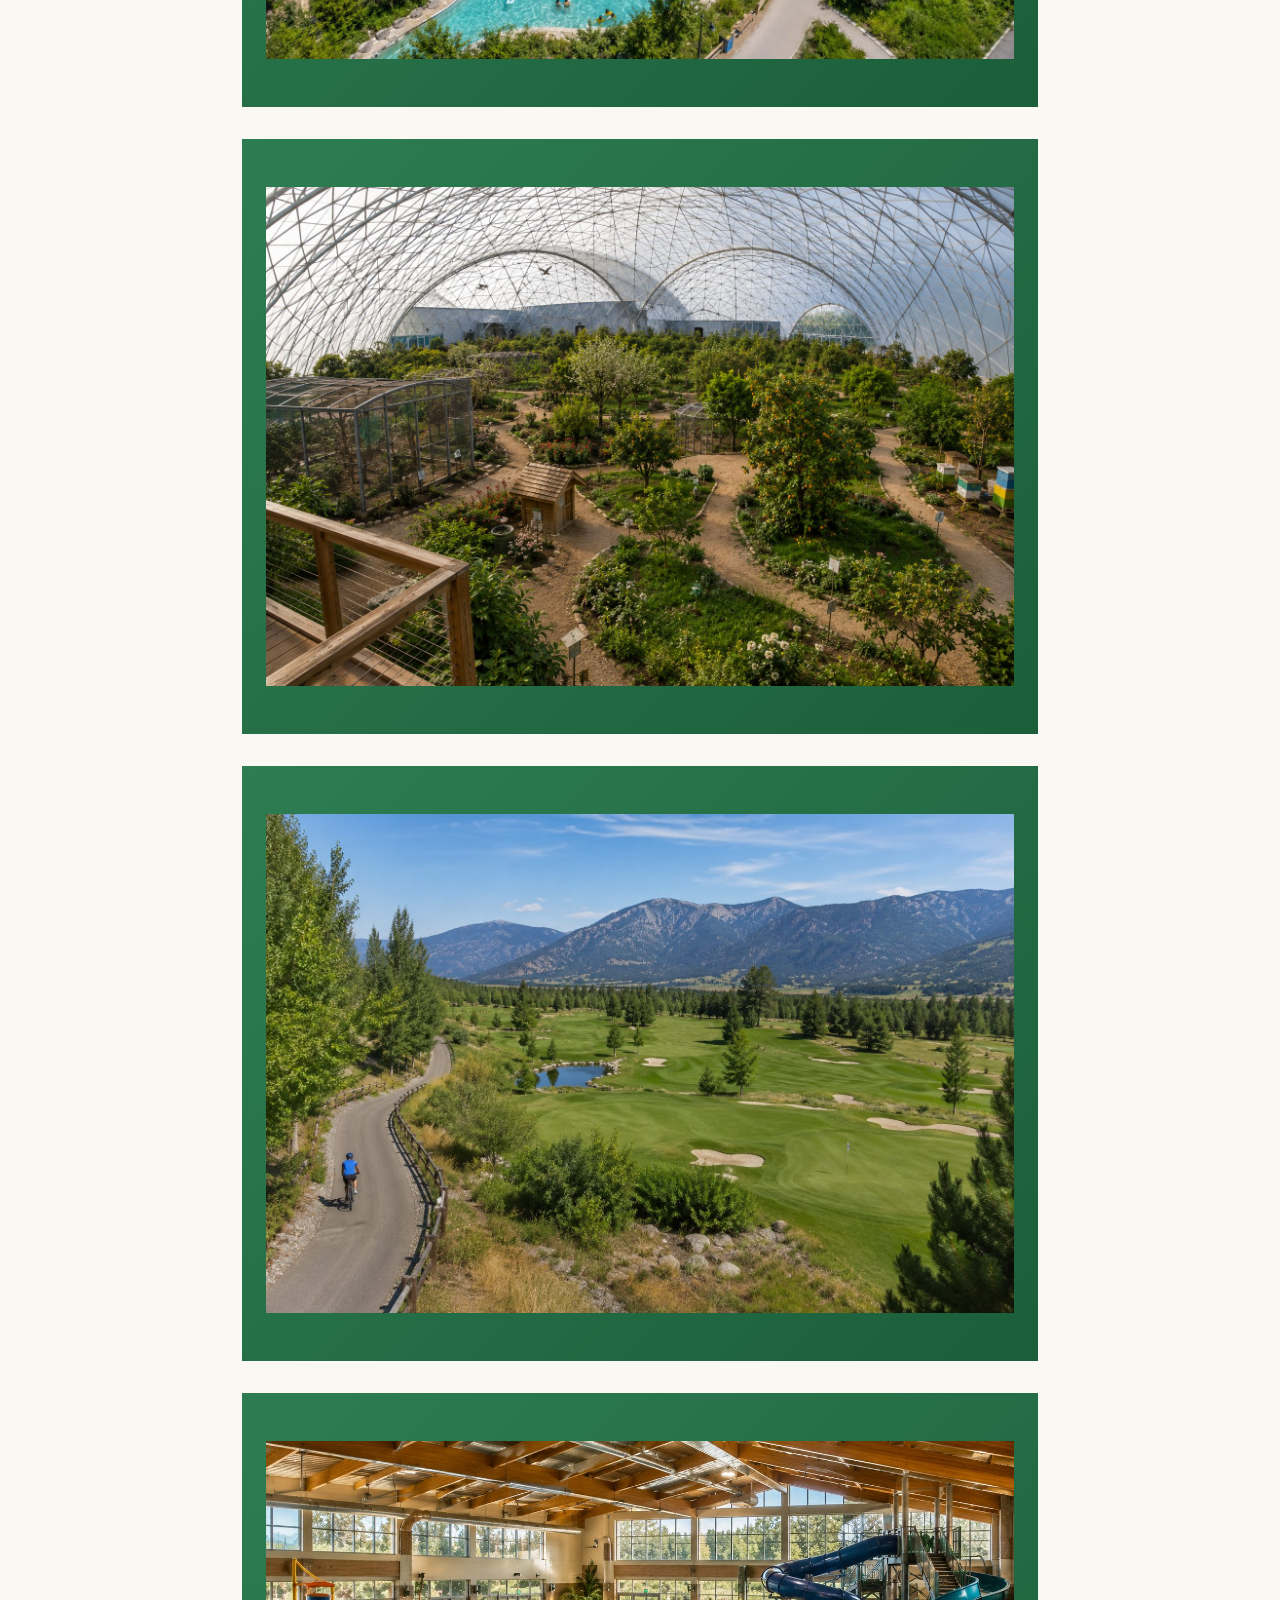
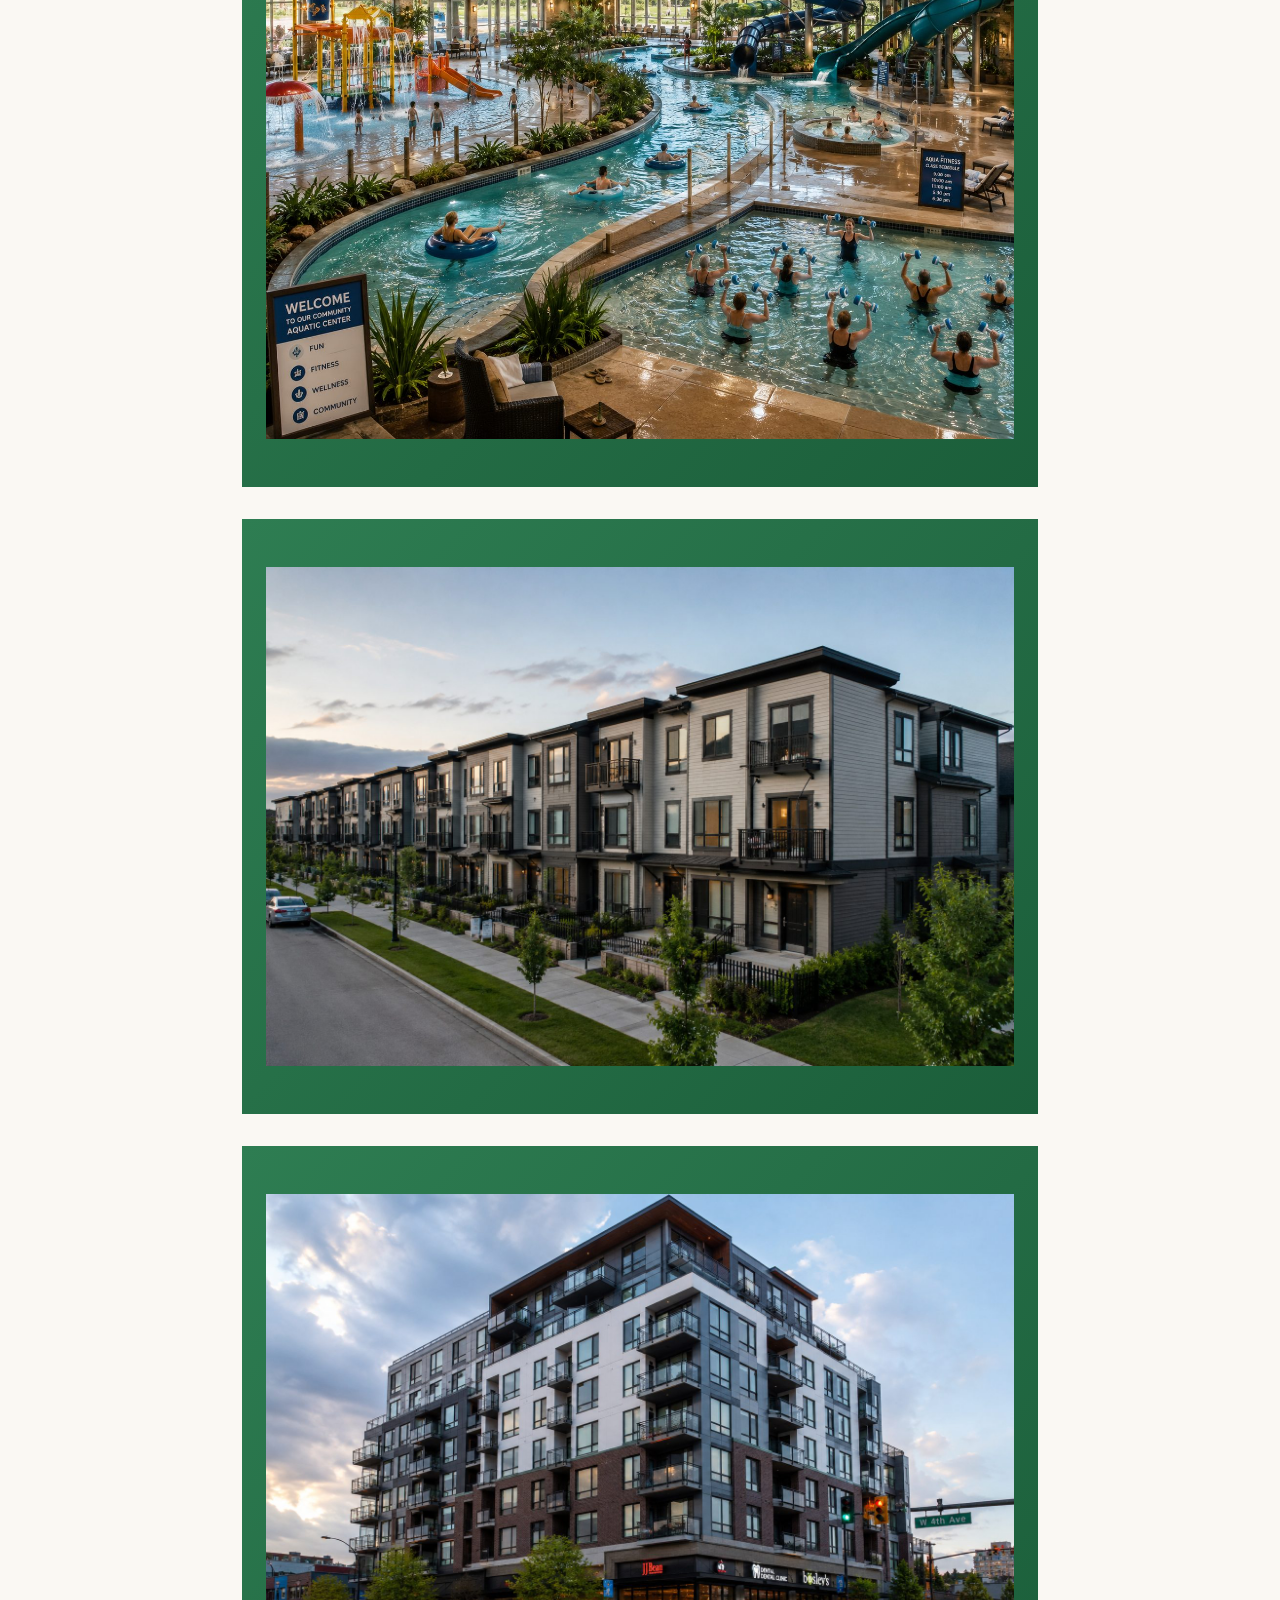
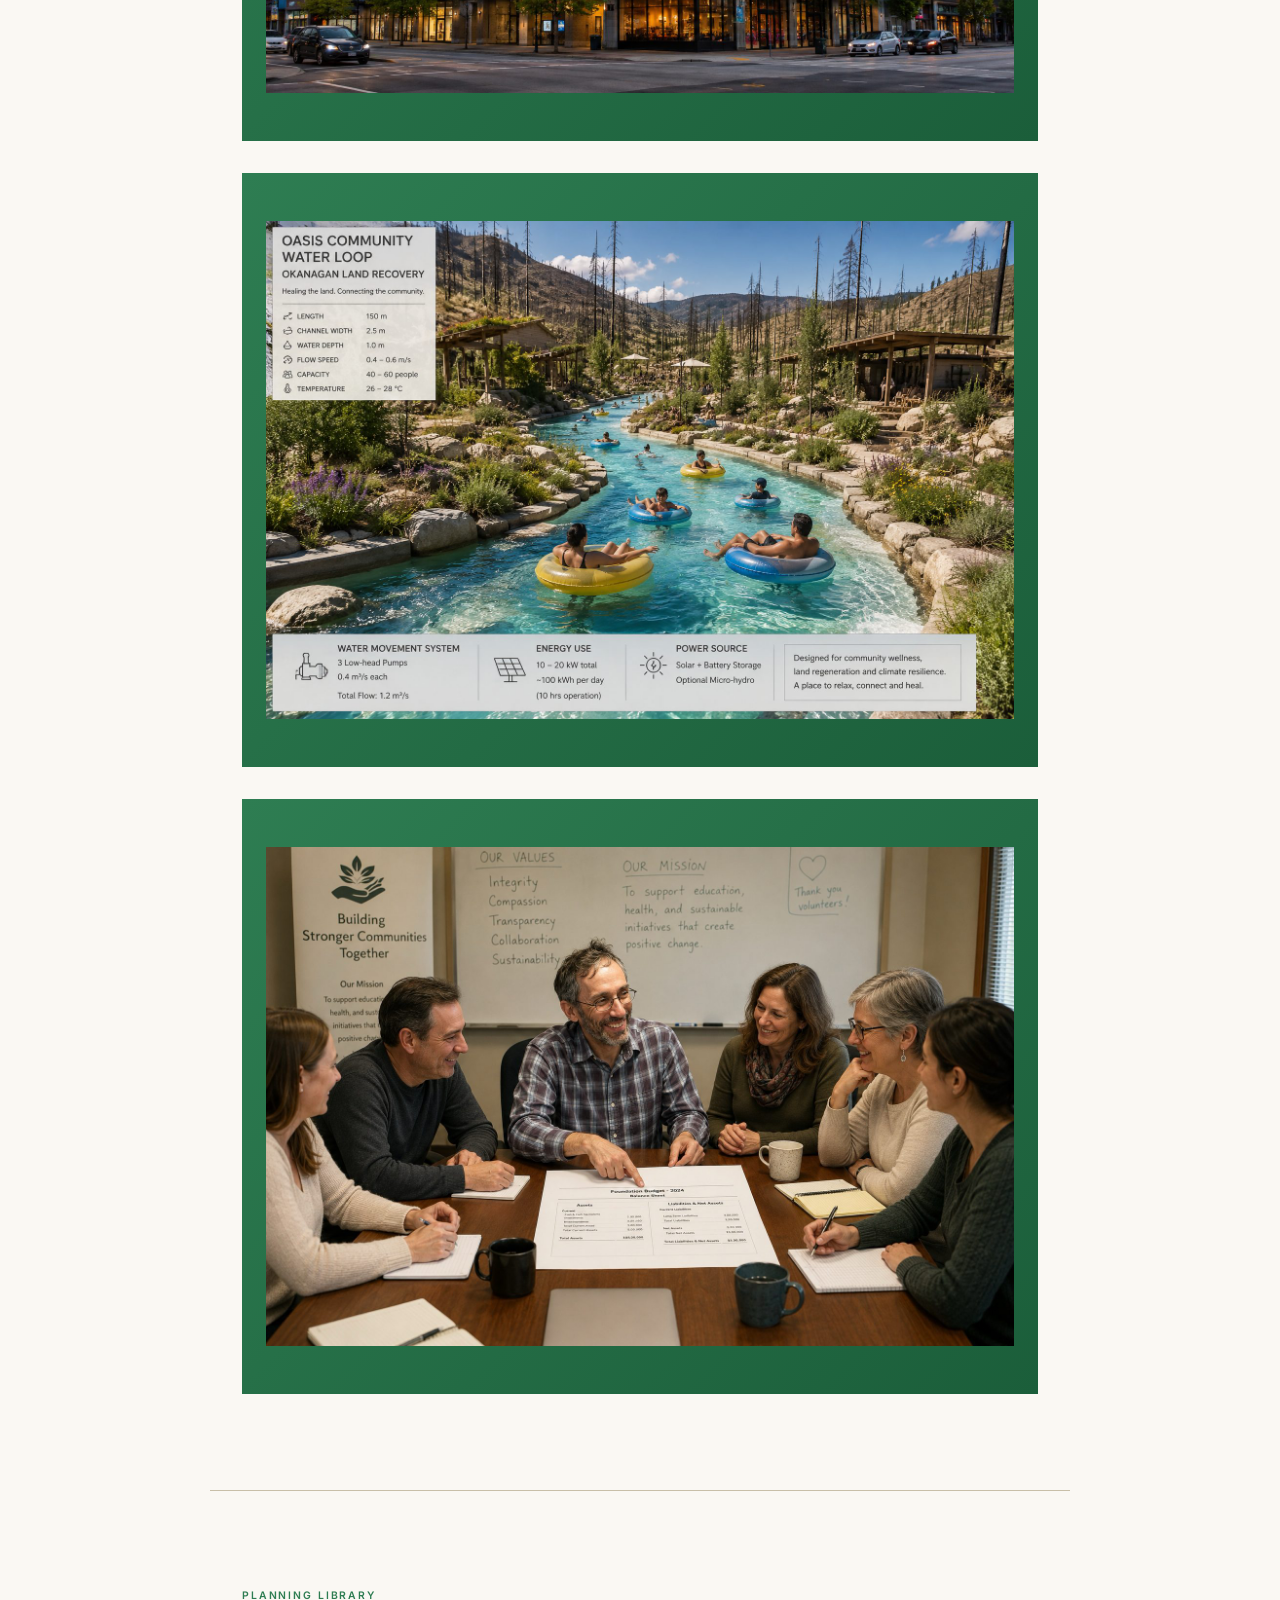
<file: SGF-WEBSITE/oasis-gallery.html>
<!DOCTYPE html>
<html lang="en">
<head>
  <meta charset="UTF-8" />
  <meta name="viewport" content="width=device-width, initial-scale=1.0" />
  <title>Oasis Gallery &amp; Documents — Sustainable Garden Foundation</title>
  <link href="https://fonts.googleapis.com/css2?family=Playfair+Display:ital,wght@0,400;0,700;1,400&family=Inter:wght@300;400;500;600&display=swap" rel="stylesheet" />
  <link href="styles.css" rel="stylesheet" />
</head>
<body>

<!-- NAV -->
<nav>
  <a href="index.html" class="nav-brand">
    SGF
    <span>Sustainable Garden Foundation</span>
  </a>
  <ul class="nav-links">
    <li><a href="index.html#vision">Vision</a></li>
    <li><a href="mission.html">Mission</a></li>
    <li><a href="index.html#goals">Goals</a></li>
    <li><a href="index.html#oasis">Oasis</a></li>
    <li><a href="oasis-gallery.html">Gallery</a></li>
    <li><a href="index.html#directors">Directors</a></li>
    <li><a href="index.html#founder">Founder</a></li>
    <li><a href="index.html#contact">Contact</a></li>
  </ul>
</nav>

<!-- HERO -->
<div class="hero" style="min-height:55vh;">
  <p class="hero-eyebrow">The Oasis Project &nbsp;·&nbsp; Gallery &amp; Documents</p>
  <h1 class="hero-answer" style="font-size:clamp(2.4rem, 6vw, 4rem);">See what we're building.</h1>
  <p class="hero-sub">Concept renderings of a typical Oasis community's most distinctive features, and the planning documents behind them.</p>
</div>

<!--
  EDITOR NOTE (remove before final publish):
  Real images are now embedded per chapter. Chapter 4 still has two reserved
  slots (C4P1, C4P4) pending upload — remove the placeholder .chapter-thumb
  blocks for those once the files are added to images/oasis/.
-->

<!-- GALLERY -->
<section id="gallery">
  <p class="section-eyebrow">The Oasis Story</p>
  <h2 class="section-title">Four chapters. <em>One journey.</em></h2>
  <p class="section-body">From the crisis already arriving at the doorsteps of ordinary families, to the systemic causes behind it, to the new model, to the Foundation built to bring it to life &mdash; this is the story of why Oasis exists.</p>

  <div class="chapter-list">

    <!-- CHAPTER 1 -->
    <article class="chapter-block">
      <p class="chapter-number">Chapter 1</p>
      <h3 class="chapter-title">[Chapter 1 title &mdash; to be confirmed]</h3>
      <p class="chapter-body">A family of five: two young teens sitting in the SUV beside their father, who is comforting the baby, while their mother walks into an employment office. A quiet, dramatic portrait of the situation many automation-displaced families could find themselves in &mdash; without the Oasis structure there to change the outcome.</p>
      <div class="chapter-images">
        <div class="chapter-thumb"><img src="images/oasis/C1P1.jpg" alt="A family sits in their car outside a British Columbia Employment Services office, the mother walking in while the father comforts the baby and two children wait in the back seat." /></div>
      </div>
    </article>

    <!-- CHAPTER 2 -->
    <article class="chapter-block">
      <p class="chapter-number">Chapter 2</p>
      <h3 class="chapter-title">The Systemic Causes</h3>
      <p class="chapter-body">[Chapter 2 description to follow.]</p>
      <div class="chapter-images">
        <div class="chapter-thumb"><img src="images/oasis/C2P1.jpg" alt="Aerial view of a new suburban subdivision under construction on a river floodplain, framed by mountains." /></div>
        <div class="chapter-thumb"><img src="images/oasis/C2P2.jpg" alt="An industrial refinery releasing heavy smoke over a valley town at dusk." /></div>
        <div class="chapter-thumb"><img src="images/oasis/C2P3.jpg" alt="A thriving independent produce market beside a boarded-up, foreclosed community market." /></div>
      </div>
    </article>

    <!-- CHAPTER 3 -->
    <article class="chapter-block">
      <p class="chapter-number">Chapter 3</p>
      <h3 class="chapter-title">The New Model</h3>
      <p class="chapter-body">[Chapter 3 description to follow.]</p>
      <div class="chapter-images">
        <div class="chapter-thumb"><img src="images/oasis/C3P1.jpg" alt="Solar panels, vertical-axis wind turbines, and greenhouses on an Oasis community energy and food site." /></div>
        <div class="chapter-thumb"><img src="images/oasis/C3P2.jpg" alt="The Oasis Community Center at dusk, with solar roof panels and residents gathered on the patio." /></div>
        <div class="chapter-thumb"><img src="images/oasis/C3P3.jpg" alt="Community members enjoying a beach volleyball court and tubing river beside wildflower plantings." /></div>
        <div class="chapter-thumb"><img src="images/oasis/C3P5.jpg" alt="The burnt-out remains of a wildfire-devastated town, chimneys left standing among the ash and rubble." /></div>
        <div class="chapter-thumb"><img src="images/oasis/C3P4.jpg" alt="Before-and-after aerial comparison of a wildfire-devastated town rebuilt as a green, solar-powered Oasis community." /></div>
      </div>
    </article>

    <!-- CHAPTER 4 -->
    <article class="chapter-block">
      <p class="chapter-number">Chapter 4</p>
      <h3 class="chapter-title">SGF&rsquo;s Role</h3>
      <p class="chapter-body">[Chapter 4 description to follow.]</p>
      <div class="chapter-images">
        <div class="chapter-thumb"><img src="images/oasis/C4P1.jpg" alt="A family sits in their car outside a British Columbia Employment Services office, the mother walking in while the father comforts the baby and two children wait in the back seat." /></div>
        <div class="chapter-thumb"><img src="images/oasis/C4P2.jpg" alt="Flood debris and damaged homes along a swollen river after a disaster." /></div>
        <div class="chapter-thumb"><img src="images/oasis/C4P3.jpg" alt="Residents playing table tennis, pool, and board games together in a community game room." /></div>
        <div class="chapter-thumb"><img src="images/oasis/C4P4.jpg" alt="Community members tending raised garden beds at the Oasis Community Garden at sunset, with a greenhouse, solar panels, and a lake and mountains in the background." /></div>
        <div class="chapter-thumb"><img src="images/oasis/C4P5.jpg" alt="An indoor multi-sport dome with a track, soccer field, tennis, badminton, and rink all under one roof." /></div>
        <div class="chapter-thumb"><img src="images/oasis/C4P6.jpg" alt="Aerial view of an Oasis neighbourhood with solar rooftops built along a winding community river loop." /></div>
        <div class="chapter-thumb"><img src="images/oasis/C4P7.jpg" alt="Interior of a large greenhouse dome with fruit trees, garden beds, and beehives." /></div>
        <div class="chapter-thumb"><img src="images/oasis/C4P8.jpg" alt="A cyclist on a community pathway beside a green golf course with mountains in the background." /></div>
        <div class="chapter-thumb"><img src="images/oasis/C4P9.jpg" alt="An indoor community water park with a lazy river, water slides, and an aqua fitness class." /></div>
        <div class="chapter-thumb"><img src="images/oasis/C4P10.jpg" alt="A row of modern townhouses along a landscaped community street." /></div>
        <div class="chapter-thumb"><img src="images/oasis/C4P11.jpg" alt="A mixed-use residential building with ground-floor shops at a community corner." /></div>
        <div class="chapter-thumb"><img src="images/oasis/C4P12.jpg" alt="Overview graphic of the Oasis Community Water Loop showing dimensions, capacity, and solar-and-battery power source." /></div>
        <div class="chapter-thumb"><img src="images/oasis/C4P13.jpg" alt="Six SGF board members gathered around a table reviewing the Foundation's budget balance sheet, in front of a whiteboard listing the organization's values and mission." /></div>
      </div>
    </article>

  </div>
</section>

<!--
  EDITOR NOTE (remove before final publish):
  Each doc-item href below is a placeholder pointing to /documents/filename.pdf
  Upload the actual files to a /documents/ folder in the GitHub repo with matching
  filenames, or swap in an external link (e.g. Google Drive share link).
-->

<!-- DOCUMENTS -->
<section id="documents">
  <p class="section-eyebrow">Planning Library</p>
  <h2 class="section-title">Oasis <em>documents</em></h2>
  <p class="section-body">The design and governance thinking behind the Oasis model, organised by topic. Documents are added here as they are finalised for public release.</p>

  <p class="doc-category">Admission &amp; Community Life</p>
  <div class="doc-list">
    <a class="doc-item" href="documents/oasis-admission-protocol.pdf">
      <div class="doc-info">
        <span class="doc-name">Admission Protocol</span>
        <span class="doc-desc">Applicant screening, the Subordinate Response Protocol, and the two-part covenant</span>
      </div>
      <span class="doc-arrow">→</span>
    </a>
    <a class="doc-item" href="documents/community-life-social-programming.pdf">
      <div class="doc-info">
        <span class="doc-name">Community Life &amp; Social Programming</span>
        <span class="doc-desc">Founding values, the electric river circuit, and the performing arts programme</span>
      </div>
      <span class="doc-arrow">→</span>
    </a>
  </div>

  <p class="doc-category">Land &amp; Infrastructure</p>
  <div class="doc-list">
    <a class="doc-item" href="documents/land-use-optimisation.pdf">
      <div class="doc-info">
        <span class="doc-name">Land Use Optimisation</span>
        <span class="doc-desc">Vertical density, temporal zoning, and the three-tier path safety hierarchy</span>
      </div>
      <span class="doc-arrow">→</span>
    </a>
    <a class="doc-item" href="documents/geothermal-heat-pump-seed.pdf">
      <div class="doc-info">
        <span class="doc-name">Geothermal Heat Pump — Technology Seed</span>
        <span class="doc-desc">Fire-immune, combustion-free community heating and cooling</span>
      </div>
      <span class="doc-arrow">→</span>
    </a>
    <a class="doc-item" href="documents/bacillus-self-healing-concrete.pdf">
      <div class="doc-info">
        <span class="doc-name">Bacillus Self-Healing Concrete — Technology Seed</span>
        <span class="doc-desc">Long-life, low-maintenance infrastructure material</span>
      </div>
      <span class="doc-arrow">→</span>
    </a>
  </div>

  <p class="doc-category">Growth &amp; Governance</p>
  <div class="doc-list">
    <a class="doc-item" href="documents/replication-model.pdf">
      <div class="doc-info">
        <span class="doc-name">Replication Model</span>
        <span class="doc-desc">How a successful Oasis seeds the next, forming a federated New World cluster</span>
      </div>
      <span class="doc-arrow">→</span>
    </a>
    <a class="doc-item" href="documents/master-plan-phases.pdf">
      <div class="doc-info">
        <span class="doc-name">Master Plan — Phases 0 through 7</span>
        <span class="doc-desc">The complete site-to-federation development sequence</span>
      </div>
      <span class="doc-arrow">→</span>
    </a>
  </div>

  <p class="section-body" style="margin-top:2.5rem; font-size:0.85rem; color: var(--light);">Documents marked with a link above will become available for download as they are finalised for public release. To request early access, please get in touch.</p>
</section>

<!-- CONTACT -->
<div class="contact-section" id="contact">
  <div class="contact-inner">
    <p class="section-eyebrow">Get Involved</p>
    <h2 class="section-title">Let's build the <em>New World</em> together</h2>
    <a href="index.html#contact" class="hero-cta">Get in Touch</a>
  </div>
</div>

<!-- FOOTER -->
<footer>
  <div>
    <p class="footer-brand">Sustainable Garden Foundation</p>
    <p class="footer-tagline">Blue Dot Project — Co-creating the New World</p>
  </div>
  <div class="footer-copy">
    <p>North Vancouver, British Columbia, Canada</p>
    <p style="margin-top:0.25rem;">© 2026 Guy J.L. Vallières. All rights reserved.</p>
  </div>
</footer>

</body>
</html>
</file>
<file: styles.css>
/* ============================================================
   SGF — Shared Stylesheet
   Extends the existing single-page design system into a
   chapter-based journey. Tokens below match the original
   index.html exactly; do not introduce new colors casually.
   ============================================================ */

*, *::before, *::after { box-sizing: border-box; margin: 0; padding: 0; }

:root {
  --forest:   #1B5E3A;
  --sage:     #2E7D52;
  --earth:    #4A3728;
  --sky:      #1B3A6B;
  --cream:    #FAF8F3;
  --parchment:#F0EBE0;
  --dark:     #1A1A1A;
  --mid:      #4A4A4A;
  --light:    #8A8A8A;
  --rule:     #C8BFA8;
}

html { scroll-behavior: smooth; }

body {
  font-family: 'Inter', sans-serif;
  background: var(--cream);
  color: var(--dark);
  line-height: 1.7;
}

@media (prefers-reduced-motion: reduce) {
  html { scroll-behavior: auto; }
  * { animation-duration: 0.01ms !important; transition-duration: 0.01ms !important; }
}

a { color: inherit; }
:focus-visible { outline: 2px solid var(--sage); outline-offset: 3px; }

/* ── UTILITY BAR (persistent: Documents / Forms / Donate) ── */
.util-bar {
  position: fixed;
  top: 0; left: 0; right: 0;
  z-index: 200;
  background: rgba(250,248,243,0.97);
  backdrop-filter: blur(8px);
  border-bottom: 1px solid var(--rule);
  height: 52px;
  display: flex;
  align-items: center;
  justify-content: space-between;
  padding: 0 1.75rem;
}
.util-brand {
  font-family: 'Playfair Display', serif;
  font-weight: 700;
  font-size: 0.85rem;
  color: var(--forest);
  text-decoration: none;
  letter-spacing: 0.02em;
}
.util-links {
  display: flex;
  gap: 1.75rem;
  list-style: none;
}
.util-links a {
  font-size: 0.7rem;
  font-weight: 600;
  letter-spacing: 0.1em;
  text-transform: uppercase;
  text-decoration: none;
  color: var(--mid);
  transition: color 0.2s;
}
.util-links a:hover { color: var(--sage); }
.util-links a.donate-link { color: var(--earth); }
.util-links a.donate-link:hover { color: var(--forest); }

/* ── CONTOUR SIGNATURE MOTIF ──
   A faint topographic contour pattern — a quiet nod to 36 years
   of flood/drought hydrology work. Used once per page, restrained. */
.contour-field {
  position: absolute;
  inset: 0;
  overflow: hidden;
  pointer-events: none;
  z-index: 0;
}
.contour-field svg { width: 100%; height: 100%; opacity: 0.07; }

/* ── CHAPTER STAGE ── */
.chapter-stage {
  position: relative;
  min-height: 100vh;
  padding: 8.5rem 2rem 7rem;
  display: flex;
  align-items: center;
}
.chapter-inner {
  position: relative;
  z-index: 1;
  max-width: 1180px;
  margin: 0 auto;
  width: 100%;
  display: grid;
  grid-template-columns: 1.1fr 0.9fr;
  gap: 4rem;
  align-items: start;
}
.chapter-stage.reverse .chapter-inner { direction: rtl; }
.chapter-stage.reverse .chapter-text,
.chapter-stage.reverse .chapter-frames { direction: ltr; }

.chapter-eyebrow {
  font-size: 0.7rem;
  font-weight: 600;
  letter-spacing: 0.18em;
  text-transform: uppercase;
  color: var(--sage);
  margin-bottom: 1.25rem;
}
.chapter-title {
  font-family: 'Playfair Display', serif;
  font-size: clamp(1.9rem, 3.6vw, 2.9rem);
  font-weight: 700;
  line-height: 1.2;
  color: var(--dark);
  margin-bottom: 1.5rem;
}
.chapter-title em { color: var(--forest); font-style: italic; }
.chapter-text p {
  font-size: 1.02rem;
  color: var(--mid);
  margin-bottom: 1.2rem;
  max-width: 54ch;
}
.chapter-text p.lede {
  font-size: 1.18rem;
  color: var(--dark);
  font-weight: 500;
}
.chapter-pull {
  border-left: 3px solid var(--sage);
  padding: 0.3rem 0 0.3rem 1.25rem;
  margin: 1.75rem 0;
  font-family: 'Playfair Display', serif;
  font-style: italic;
  font-size: 1.08rem;
  color: var(--forest);
}

/* ── IMAGE PLACEHOLDER FRAMES ── */
.chapter-frames {
  display: grid;
  grid-template-columns: 1fr 1fr;
  gap: 1rem;
}
.img-frame {
  border: 1px solid var(--rule);
  background: var(--parchment);
  border-radius: 2px;
  aspect-ratio: 4 / 3;
  display: flex;
  align-items: center;
  justify-content: center;
  text-align: center;
  padding: 1rem;
  position: relative;
}
.img-frame::before {
  content: "";
  position: absolute;
  inset: 8px;
  border: 1px dashed var(--rule);
}
.img-frame-label {
  position: relative;
  font-size: 0.68rem;
  font-weight: 500;
  letter-spacing: 0.03em;
  color: var(--light);
  line-height: 1.5;
}
.img-frame-tag {
  display: block;
  font-size: 0.62rem;
  font-weight: 600;
  letter-spacing: 0.12em;
  text-transform: uppercase;
  color: var(--sage);
  margin-bottom: 0.4rem;
}
.img-frame.wide { grid-column: 1 / -1; aspect-ratio: 16 / 9; }

/* ── CHAPTER NAV (fixed bottom: Previous / progress / Next) ── */
.chapter-nav {
  position: fixed;
  bottom: 0; left: 0; right: 0;
  z-index: 200;
  background: rgba(250,248,243,0.97);
  backdrop-filter: blur(8px);
  border-top: 1px solid var(--rule);
  height: 68px;
  display: flex;
  align-items: center;
  justify-content: space-between;
  padding: 0 1.75rem;
}
.chapter-nav-btn {
  display: flex;
  align-items: center;
  gap: 0.5rem;
  text-decoration: none;
  font-size: 0.78rem;
  font-weight: 600;
  letter-spacing: 0.06em;
  text-transform: uppercase;
  color: var(--forest);
  padding: 0.6rem 1rem;
  border: 1px solid var(--rule);
  border-radius: 3px;
  transition: background 0.2s, color 0.2s;
  white-space: nowrap;
}
.chapter-nav-btn:hover { background: var(--forest); color: var(--cream); }
.chapter-nav-btn.disabled {
  opacity: 0.35;
  pointer-events: none;
}
.chapter-progress {
  display: flex;
  flex-direction: column;
  align-items: center;
  gap: 0.35rem;
}
.chapter-progress-label {
  font-size: 0.65rem;
  letter-spacing: 0.1em;
  text-transform: uppercase;
  color: var(--light);
}
.chapter-dots { display: flex; gap: 0.4rem; }
.chapter-dot {
  width: 7px; height: 7px;
  border-radius: 50%;
  background: var(--rule);
}
.chapter-dot.active { background: var(--forest); }

/* ── RESPONSIVE ── */
@media (max-width: 860px) {
  .chapter-inner { grid-template-columns: 1fr; gap: 2rem; }
  .chapter-stage.reverse .chapter-inner { direction: ltr; }
  .chapter-frames { grid-template-columns: 1fr 1fr; }
  .chapter-nav-btn span.btn-text { display: none; }
  .util-links { gap: 1rem; }
}
@media (max-width: 560px) {
  .chapter-frames { grid-template-columns: 1fr; }
  .img-frame.wide { grid-column: auto; }
  .chapter-stage { padding: 7rem 1.25rem 6.5rem; }
}
</file>
<file: SGF-WEBSITE/styles.css>
*, *::before, *::after { box-sizing: border-box; margin: 0; padding: 0; }

    :root {
      --forest:   #1B5E3A;
      --sage:     #2E7D52;
      --earth:    #4A3728;
      --sky:      #1B3A6B;
      --cream:    #FAF8F3;
      --parchment:#F0EBE0;
      --dark:     #1A1A1A;
      --mid:      #4A4A4A;
      --light:    #8A8A8A;
      --rule:     #C8BFA8;
    }

    html { scroll-behavior: smooth; }

    body {
      font-family: 'Inter', sans-serif;
      background: var(--cream);
      color: var(--dark);
      line-height: 1.7;
    }

    /* ── FOUNDING PREFACE BANNER ── */
    .founding-preface {
      background: var(--forest);
      color: rgba(255,255,255,0.92);
      text-align: center;
      padding: 1.75rem 2rem;
      font-size: 0.88rem;
      line-height: 1.75;
    }
    .founding-preface .preface-inner {
      max-width: 760px;
      margin: 0 auto;
    }
    .founding-preface p { margin-bottom: 0.75rem; }
    .founding-preface p:last-child { margin-bottom: 0; }
    .founding-preface .preface-sign {
      font-size: 0.72rem;
      color: rgba(255,255,255,0.6);
      letter-spacing: 0.04em;
      margin-top: 1rem;
    }

    /* ── NAV ── */
    nav {
      position: sticky;
      top: 0; left: 0; right: 0;
      z-index: 100;
      background: rgba(250,248,243,0.95);
      backdrop-filter: blur(8px);
      border-bottom: 1px solid var(--rule);
      padding: 0 2rem;
      display: flex;
      align-items: center;
      justify-content: space-between;
      height: 64px;
    }
    .nav-brand {
      font-family: 'Playfair Display', serif;
      font-size: 1rem;
      color: var(--forest);
      font-weight: 700;
      letter-spacing: 0.02em;
      text-decoration: none;
    }
    .nav-brand span {
      display: block;
      font-family: 'Inter', sans-serif;
      font-size: 0.65rem;
      font-weight: 400;
      color: var(--light);
      letter-spacing: 0.12em;
      text-transform: uppercase;
    }
    .nav-links {
      display: flex;
      gap: 2rem;
      list-style: none;
    }
    .nav-links a {
      font-size: 0.8rem;
      font-weight: 500;
      letter-spacing: 0.08em;
      text-transform: uppercase;
      color: var(--mid);
      text-decoration: none;
      transition: color 0.2s;
    }
    .nav-links a:hover { color: var(--forest); }

    /* ── HERO ── */
    .hero {
      min-height: 100vh;
      display: flex;
      flex-direction: column;
      justify-content: center;
      padding: 8rem 2rem 5rem;
      max-width: 860px;
      margin: 0 auto;
    }
    .hero-eyebrow {
      font-size: 0.7rem;
      font-weight: 600;
      letter-spacing: 0.18em;
      text-transform: uppercase;
      color: var(--sage);
      margin-bottom: 2rem;
    }
    .hero-quote {
      font-family: 'Playfair Display', serif;
      font-size: clamp(1.6rem, 4vw, 2.6rem);
      font-style: italic;
      color: var(--earth);
      line-height: 1.4;
      margin-bottom: 0.75rem;
    }
    .hero-attribution {
      font-size: 0.8rem;
      color: var(--light);
      letter-spacing: 0.06em;
      margin-bottom: 3.5rem;
    }
    .hero-answer {
      font-family: 'Playfair Display', serif;
      font-size: clamp(2.8rem, 7vw, 5rem);
      font-weight: 700;
      color: var(--forest);
      line-height: 1.1;
      margin-bottom: 2rem;
    }
    .hero-sub {
      font-size: 1.1rem;
      color: var(--mid);
      max-width: 600px;
      line-height: 1.8;
      margin-bottom: 3rem;
    }
    .hero-cta {
      display: inline-block;
      padding: 0.85rem 2rem;
      background: var(--forest);
      color: white;
      font-size: 0.8rem;
      font-weight: 600;
      letter-spacing: 0.1em;
      text-transform: uppercase;
      text-decoration: none;
      transition: background 0.2s;
    }
    .hero-cta:hover { background: var(--sage); }

    /* ── SECTIONS ── */
    section {
      padding: 6rem 2rem;
      max-width: 860px;
      margin: 0 auto;
      border-top: 1px solid var(--rule);
    }
    .section-eyebrow {
      font-size: 0.65rem;
      font-weight: 600;
      letter-spacing: 0.18em;
      text-transform: uppercase;
      color: var(--sage);
      margin-bottom: 1.5rem;
    }
    .section-title {
      font-family: 'Playfair Display', serif;
      font-size: clamp(1.8rem, 4vw, 2.6rem);
      font-weight: 700;
      color: var(--dark);
      line-height: 1.25;
      margin-bottom: 1.75rem;
    }
    .section-title em {
      font-style: italic;
      color: var(--forest);
    }
    .section-body {
      font-size: 1rem;
      color: var(--mid);
      line-height: 1.85;
      margin-bottom: 1.5rem;
      max-width: 680px;
    }

    /* ── NORTH STAR ── */
    .north-star {
      background: var(--parchment);
      border-left: 4px solid var(--forest);
      padding: 2rem 2.5rem;
      margin: 2.5rem 0;
    }
    .north-star p {
      font-family: 'Playfair Display', serif;
      font-size: 1.25rem;
      font-style: italic;
      color: var(--earth);
      line-height: 1.6;
    }
    .north-star strong {
      font-style: normal;
      color: var(--forest);
    }

    /* ── GOALS GRID ── */
    .goals-grid {
      display: grid;
      grid-template-columns: repeat(auto-fit, minmax(280px, 1fr));
      gap: 1.5rem;
      margin-top: 2.5rem;
    }
    .goal-card {
      padding: 1.75rem;
      border: 1px solid var(--rule);
      background: white;
    }
    .goal-number {
      font-size: 0.65rem;
      font-weight: 700;
      letter-spacing: 0.14em;
      text-transform: uppercase;
      color: var(--sage);
      margin-bottom: 0.75rem;
    }
    .goal-title {
      font-family: 'Playfair Display', serif;
      font-size: 1.05rem;
      font-weight: 700;
      color: var(--dark);
      margin-bottom: 0.75rem;
      line-height: 1.3;
    }
    .goal-body {
      font-size: 0.88rem;
      color: var(--mid);
      line-height: 1.75;
    }

    /* ── ENERGY LIST ── */
    .energy-list {
      margin: 2rem 0;
      display: grid;
      grid-template-columns: repeat(auto-fit, minmax(220px, 1fr));
      gap: 1rem;
    }
    .energy-item {
      display: flex;
      align-items: flex-start;
      gap: 0.75rem;
      padding: 1.25rem;
      background: white;
      border: 1px solid var(--rule);
    }
    .energy-dot {
      width: 8px;
      height: 8px;
      border-radius: 50%;
      background: var(--forest);
      margin-top: 0.4rem;
      flex-shrink: 0;
    }
    .energy-text {
      font-size: 0.88rem;
      color: var(--mid);
      line-height: 1.6;
    }
    .energy-text strong { color: var(--dark); font-weight: 600; }

    /* ── DIRECTOR SECTION ── */
    .director-box {
      background: var(--forest);
      color: white;
      padding: 3rem;
      margin: 2.5rem 0;
    }
    .director-box h3 {
      font-family: 'Playfair Display', serif;
      font-size: 1.5rem;
      margin-bottom: 1.25rem;
      font-weight: 700;
    }
    .director-box p {
      font-size: 0.95rem;
      line-height: 1.8;
      opacity: 0.9;
      margin-bottom: 1rem;
      max-width: 580px;
    }
    .director-list {
      list-style: none;
      margin: 1.25rem 0 2rem;
    }
    .director-list li {
      font-size: 0.9rem;
      padding: 0.4rem 0;
      opacity: 0.9;
      padding-left: 1.25rem;
      position: relative;
    }
    .director-list li::before {
      content: "→";
      position: absolute;
      left: 0;
      color: rgba(255,255,255,0.6);
    }
    .director-cta {
      display: inline-block;
      padding: 0.75rem 1.75rem;
      background: white;
      color: var(--forest);
      font-size: 0.78rem;
      font-weight: 700;
      letter-spacing: 0.1em;
      text-transform: uppercase;
      text-decoration: none;
      transition: opacity 0.2s;
    }
    .director-cta:hover { opacity: 0.85; }

    /* ── FOUNDER ── */
    .founder-block {
      display: grid;
      grid-template-columns: 1fr 2fr;
      gap: 3rem;
      align-items: start;
      margin-top: 2rem;
    }
    .founder-label {
      font-size: 0.65rem;
      font-weight: 700;
      letter-spacing: 0.16em;
      text-transform: uppercase;
      color: var(--light);
      margin-bottom: 0.5rem;
    }
    .founder-name {
      font-family: 'Playfair Display', serif;
      font-size: 1.3rem;
      font-weight: 700;
      color: var(--forest);
      margin-bottom: 0.5rem;
    }
    .founder-title {
      font-size: 0.82rem;
      color: var(--light);
      line-height: 1.6;
    }
    .founder-bio {
      font-size: 0.95rem;
      color: var(--mid);
      line-height: 1.85;
    }
    .founder-bio p { margin-bottom: 1rem; }

    /* ── CONTACT ── */
    .contact-section {
      background: var(--parchment);
      padding: 5rem 2rem;
      border-top: 1px solid var(--rule);
    }
    .contact-inner {
      max-width: 860px;
      margin: 0 auto;
      text-align: center;
    }
    .contact-inner .section-eyebrow { text-align: center; }
    .contact-inner .section-title { text-align: center; margin-left: auto; margin-right: auto; }
    .contact-inner .section-body { text-align: center; margin-left: auto; margin-right: auto; }
    .contact-form {
      margin-top: 2.5rem;
      display: grid;
      gap: 1rem;
      max-width: 520px;
      margin-left: auto;
      margin-right: auto;
    }
    .contact-form input,
    .contact-form select,
    .contact-form textarea {
      width: 100%;
      padding: 0.85rem 1rem;
      border: 1px solid var(--rule);
      background: white;
      font-family: 'Inter', sans-serif;
      font-size: 0.9rem;
      color: var(--dark);
      outline: none;
      transition: border-color 0.2s;
    }
    .contact-form input:focus,
    .contact-form select:focus,
    .contact-form textarea:focus { border-color: var(--forest); }
    .contact-form textarea { height: 140px; resize: vertical; }
    .contact-submit {
      padding: 0.9rem 2rem;
      background: var(--forest);
      color: white;
      font-family: 'Inter', sans-serif;
      font-size: 0.8rem;
      font-weight: 700;
      letter-spacing: 0.1em;
      text-transform: uppercase;
      border: none;
      cursor: pointer;
      transition: background 0.2s;
    }
    .contact-submit:hover { background: var(--sage); }

    /* ── FOOTER ── */
    footer {
      border-top: 1px solid var(--rule);
      padding: 2.5rem 2rem;
      display: flex;
      justify-content: space-between;
      align-items: center;
      max-width: 860px;
      margin: 0 auto;
      flex-wrap: wrap;
      gap: 1rem;
    }
    .footer-brand {
      font-family: 'Playfair Display', serif;
      font-size: 0.95rem;
      color: var(--forest);
      font-weight: 700;
    }
    .footer-tagline {
      font-size: 0.75rem;
      color: var(--light);
      margin-top: 0.25rem;
    }
    .footer-copy {
      font-size: 0.75rem;
      color: var(--light);
      text-align: right;
    }

    /* ── UBUNTU PULL QUOTE ── */
    .pull-quote {
      text-align: center;
      padding: 3rem 2rem;
      border-top: 1px solid var(--rule);
      border-bottom: 1px solid var(--rule);
      margin: 3rem 0;
    }
    .pull-quote p {
      font-family: 'Playfair Display', serif;
      font-size: clamp(1.2rem, 3vw, 1.7rem);
      font-style: italic;
      color: var(--earth);
      line-height: 1.5;
      margin-bottom: 0.75rem;
    }
    .pull-quote cite {
      font-size: 0.75rem;
      color: var(--light);
      font-style: normal;
      letter-spacing: 0.08em;
    }

    /* ── RESPONSIVE ── */
    @media (max-width: 640px) {
      .nav-links { display: none; }
      .founder-block { grid-template-columns: 1fr; gap: 1.5rem; }
      footer { flex-direction: column; text-align: center; }
      .footer-copy { text-align: center; }
      .director-box { padding: 2rem; }
    }

/* ── MISSION PILLARS ── */
.pillar-grid {
  display: grid;
  grid-template-columns: repeat(auto-fit, minmax(220px, 1fr));
  gap: 1.5rem;
  margin: 2.5rem 0;
}
.pillar-card {
  padding: 2rem 1.75rem;
  background: white;
  border: 1px solid var(--rule);
  border-top: 3px solid var(--forest);
}
.pillar-number {
  font-size: 0.65rem;
  font-weight: 700;
  letter-spacing: 0.14em;
  text-transform: uppercase;
  color: var(--sage);
  margin-bottom: 0.75rem;
}
.pillar-title {
  font-family: 'Playfair Display', serif;
  font-size: 1.15rem;
  font-weight: 700;
  color: var(--dark);
  margin-bottom: 0.75rem;
}
.pillar-body {
  font-size: 0.9rem;
  color: var(--mid);
  line-height: 1.75;
}

/* ── GALLERY (legacy card grid — retained in case reused elsewhere) ── */
.gallery-grid {
  display: grid;
  grid-template-columns: repeat(auto-fit, minmax(260px, 1fr));
  gap: 1.75rem;
  margin: 2.5rem 0;
}
.gallery-card {
  background: white;
  border: 1px solid var(--rule);
  overflow: hidden;
}
.gallery-thumb {
  width: 100%;
  aspect-ratio: 4 / 3;
  background: linear-gradient(135deg, var(--sage) 0%, var(--forest) 100%);
  display: flex;
  align-items: center;
  justify-content: center;
  text-align: center;
  padding: 1.5rem;
}
.gallery-thumb span {
  color: rgba(255,255,255,0.85);
  font-size: 0.75rem;
  font-weight: 600;
  letter-spacing: 0.08em;
  text-transform: uppercase;
}
.gallery-thumb img {
  width: 100%;
  height: 100%;
  object-fit: cover;
  display: block;
}
.gallery-caption {
  padding: 1.25rem 1.5rem;
}
.gallery-caption h3 {
  font-family: 'Playfair Display', serif;
  font-size: 1.02rem;
  color: var(--dark);
  margin-bottom: 0.4rem;
}
.gallery-caption p {
  font-size: 0.85rem;
  color: var(--mid);
  line-height: 1.6;
}

/* ── CHAPTER STORY GALLERY ── */
.chapter-list {
  margin-top: 2.5rem;
  display: flex;
  flex-direction: column;
  gap: 3.5rem;
}
.chapter-block {
  border-top: 1px solid var(--rule);
  padding-top: 2.5rem;
}
.chapter-block:first-child {
  border-top: none;
  padding-top: 0;
}
.chapter-number {
  font-size: 0.65rem;
  font-weight: 700;
  letter-spacing: 0.18em;
  text-transform: uppercase;
  color: var(--sage);
  margin-bottom: 0.6rem;
}
.chapter-title {
  font-family: 'Playfair Display', serif;
  font-size: clamp(1.35rem, 3vw, 1.8rem);
  font-weight: 700;
  color: var(--dark);
  margin-bottom: 1rem;
  line-height: 1.3;
}
.chapter-body {
  font-size: 0.98rem;
  color: var(--mid);
  line-height: 1.85;
  max-width: 700px;
  margin-bottom: 1.75rem;
}
.chapter-images {
  display: flex;
  flex-direction: column;
  gap: 2rem;
}
.chapter-thumb {
  width: 100%;
  background: linear-gradient(135deg, var(--sage) 0%, var(--forest) 100%);
  display: flex;
  align-items: center;
  justify-content: center;
  text-align: center;
  padding: 3rem 1.5rem;
}
.chapter-thumb span {
  color: rgba(255,255,255,0.85);
  font-size: 0.75rem;
  font-weight: 600;
  letter-spacing: 0.08em;
  text-transform: uppercase;
}
.chapter-thumb img {
  width: 100%;
  height: auto;
  display: block;
}

/* ── DOCUMENT LIST ── */
.doc-list {
  margin: 2rem 0;
  display: grid;
  gap: 0.9rem;
}
.doc-item {
  display: flex;
  align-items: center;
  justify-content: space-between;
  gap: 1rem;
  padding: 1.1rem 1.5rem;
  background: white;
  border: 1px solid var(--rule);
  text-decoration: none;
  transition: border-color 0.2s, background 0.2s;
}
.doc-item:hover { border-color: var(--forest); background: var(--parchment); }
.doc-info { display: flex; flex-direction: column; gap: 0.2rem; }
.doc-name {
  font-size: 0.95rem;
  font-weight: 600;
  color: var(--dark);
}
.doc-desc {
  font-size: 0.8rem;
  color: var(--light);
}
.doc-arrow {
  font-size: 1.1rem;
  color: var(--forest);
  flex-shrink: 0;
}
.doc-category {
  font-size: 0.65rem;
  font-weight: 700;
  letter-spacing: 0.14em;
  text-transform: uppercase;
  color: var(--sage);
  margin: 2.5rem 0 0.75rem;
}
.doc-category:first-child { margin-top: 0; }
</file>
